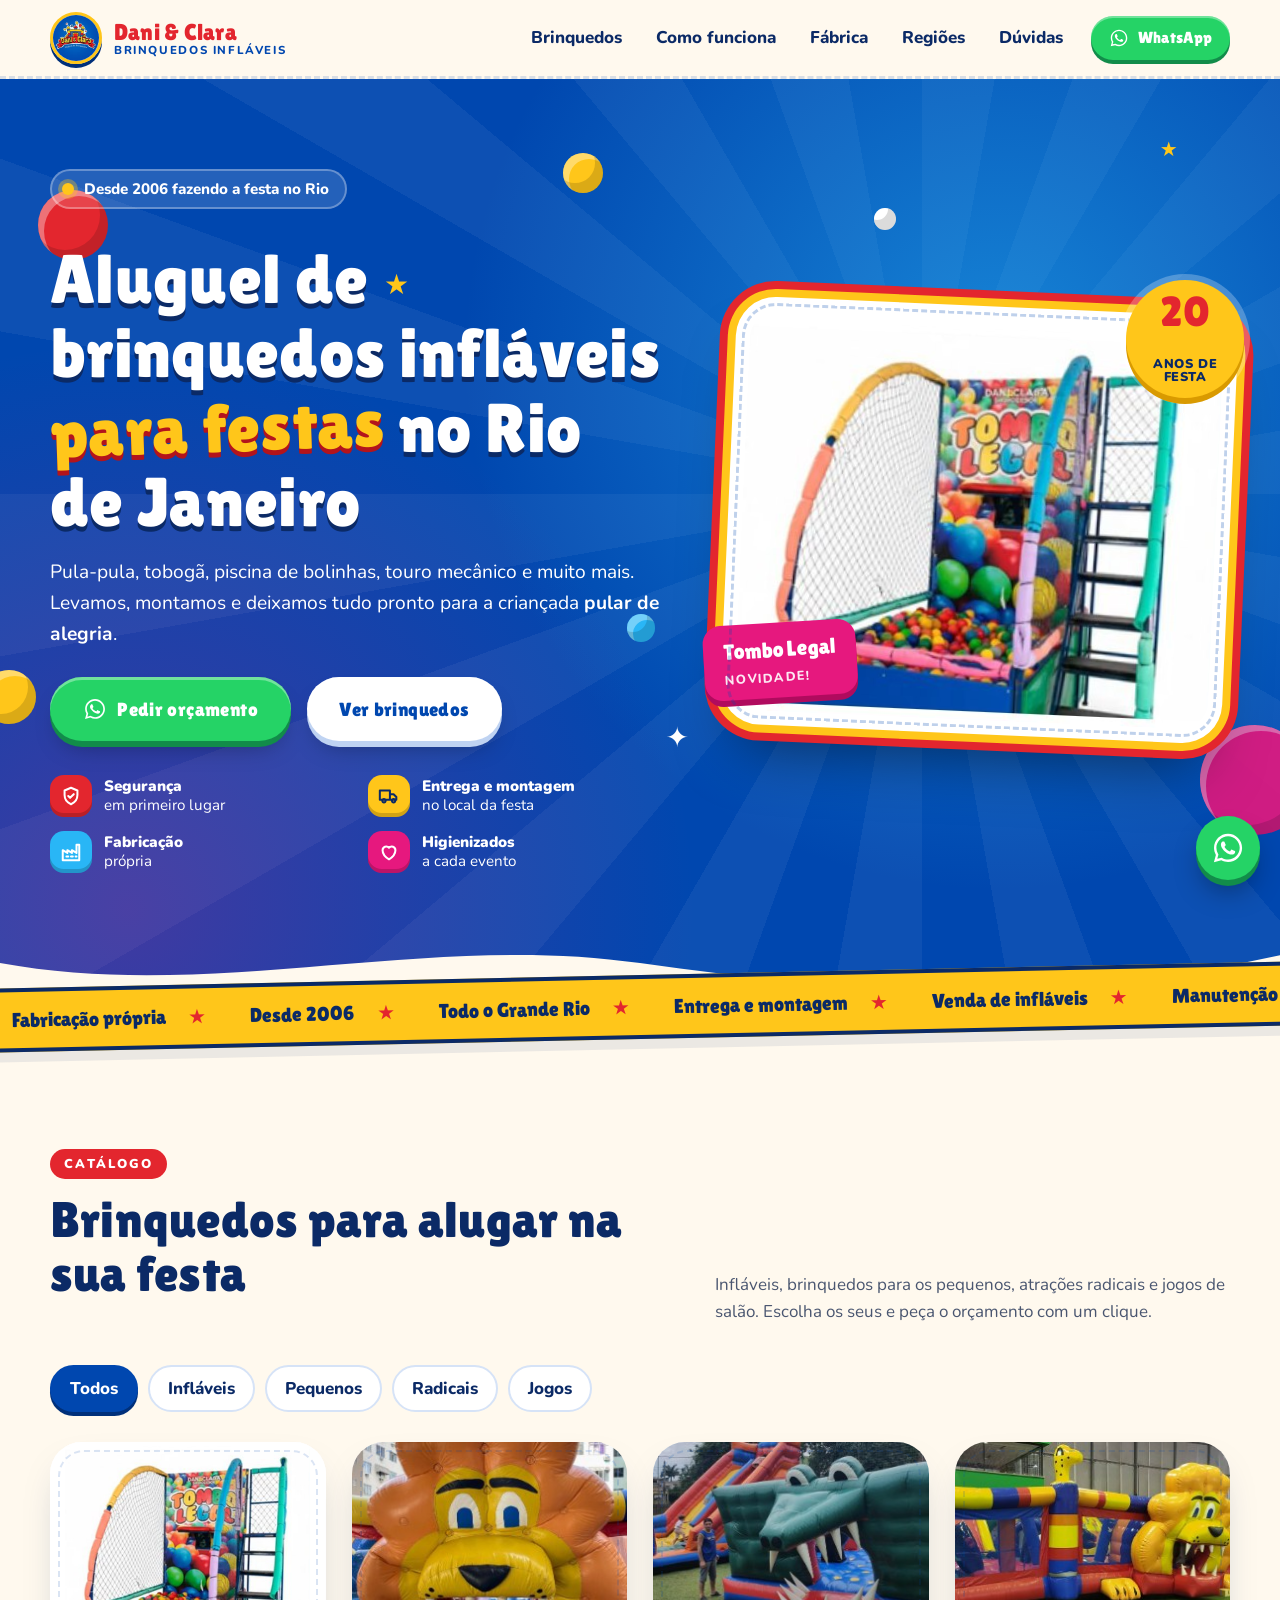
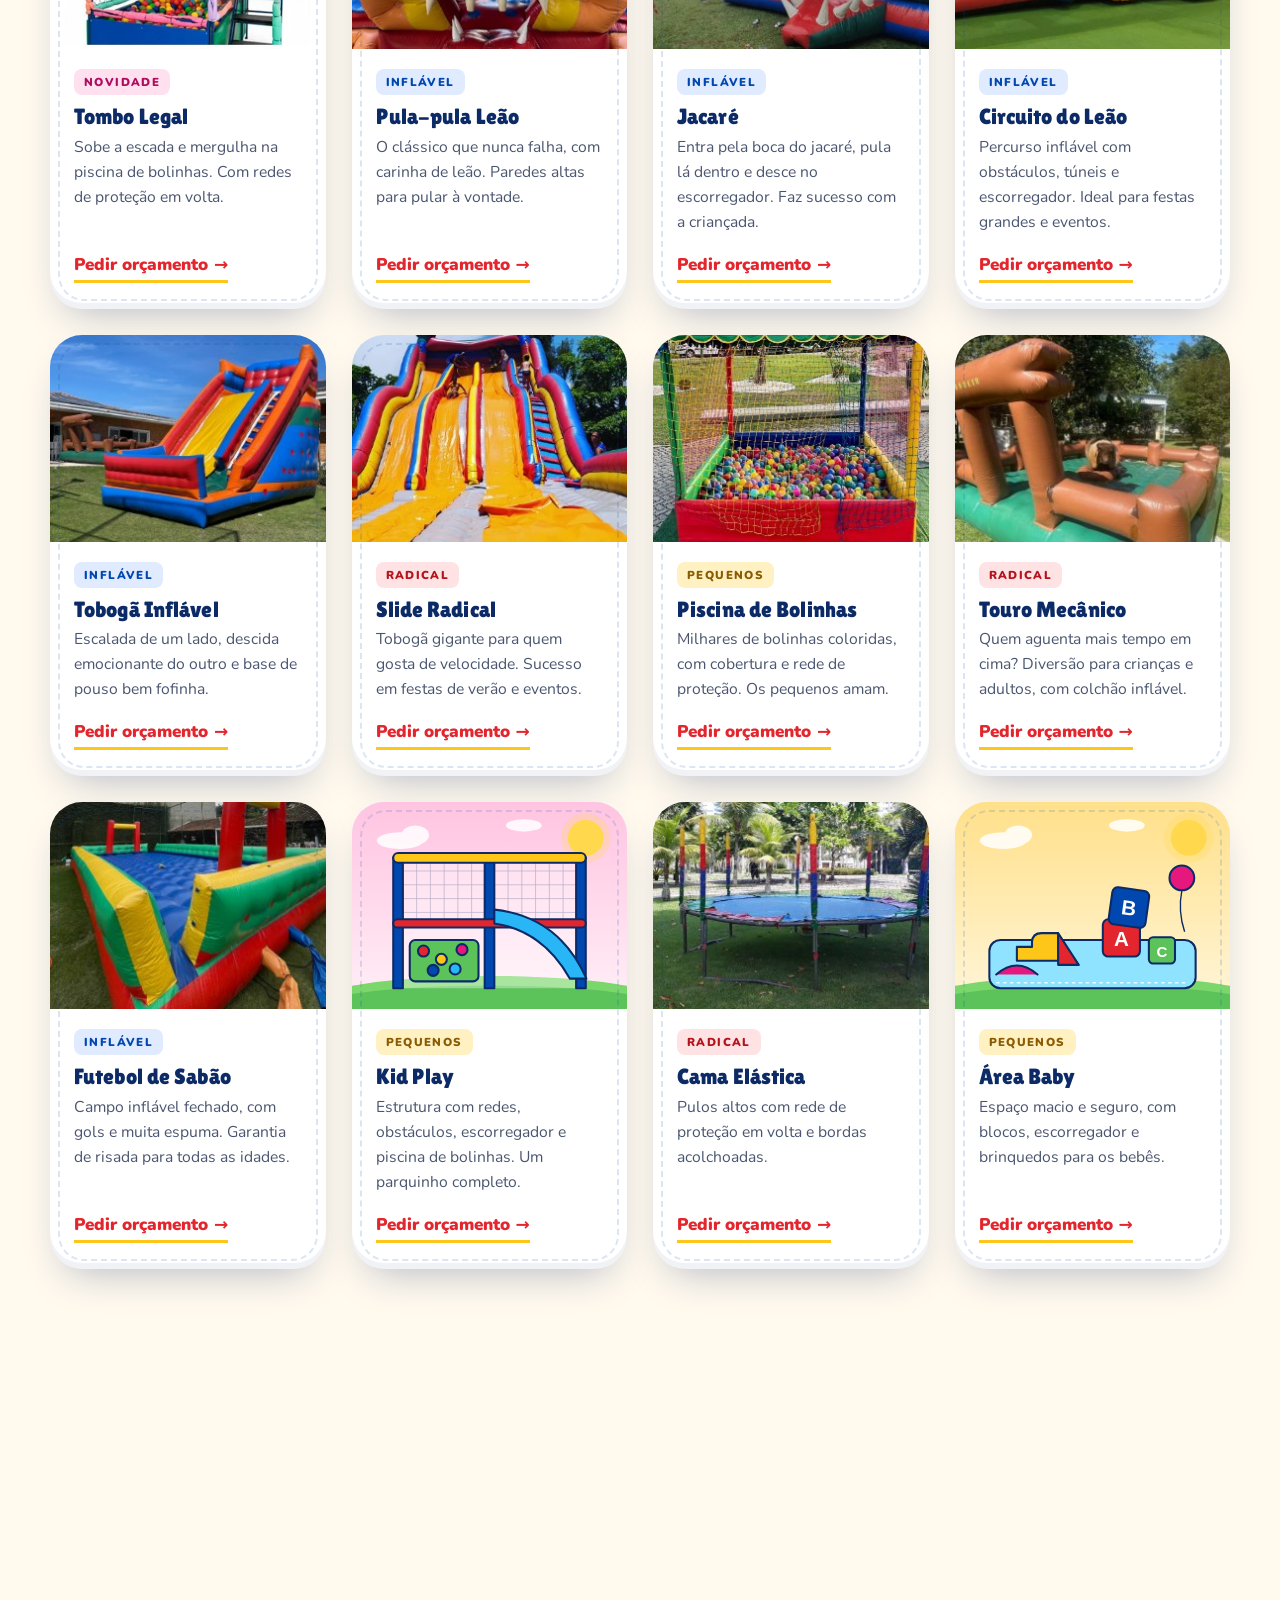
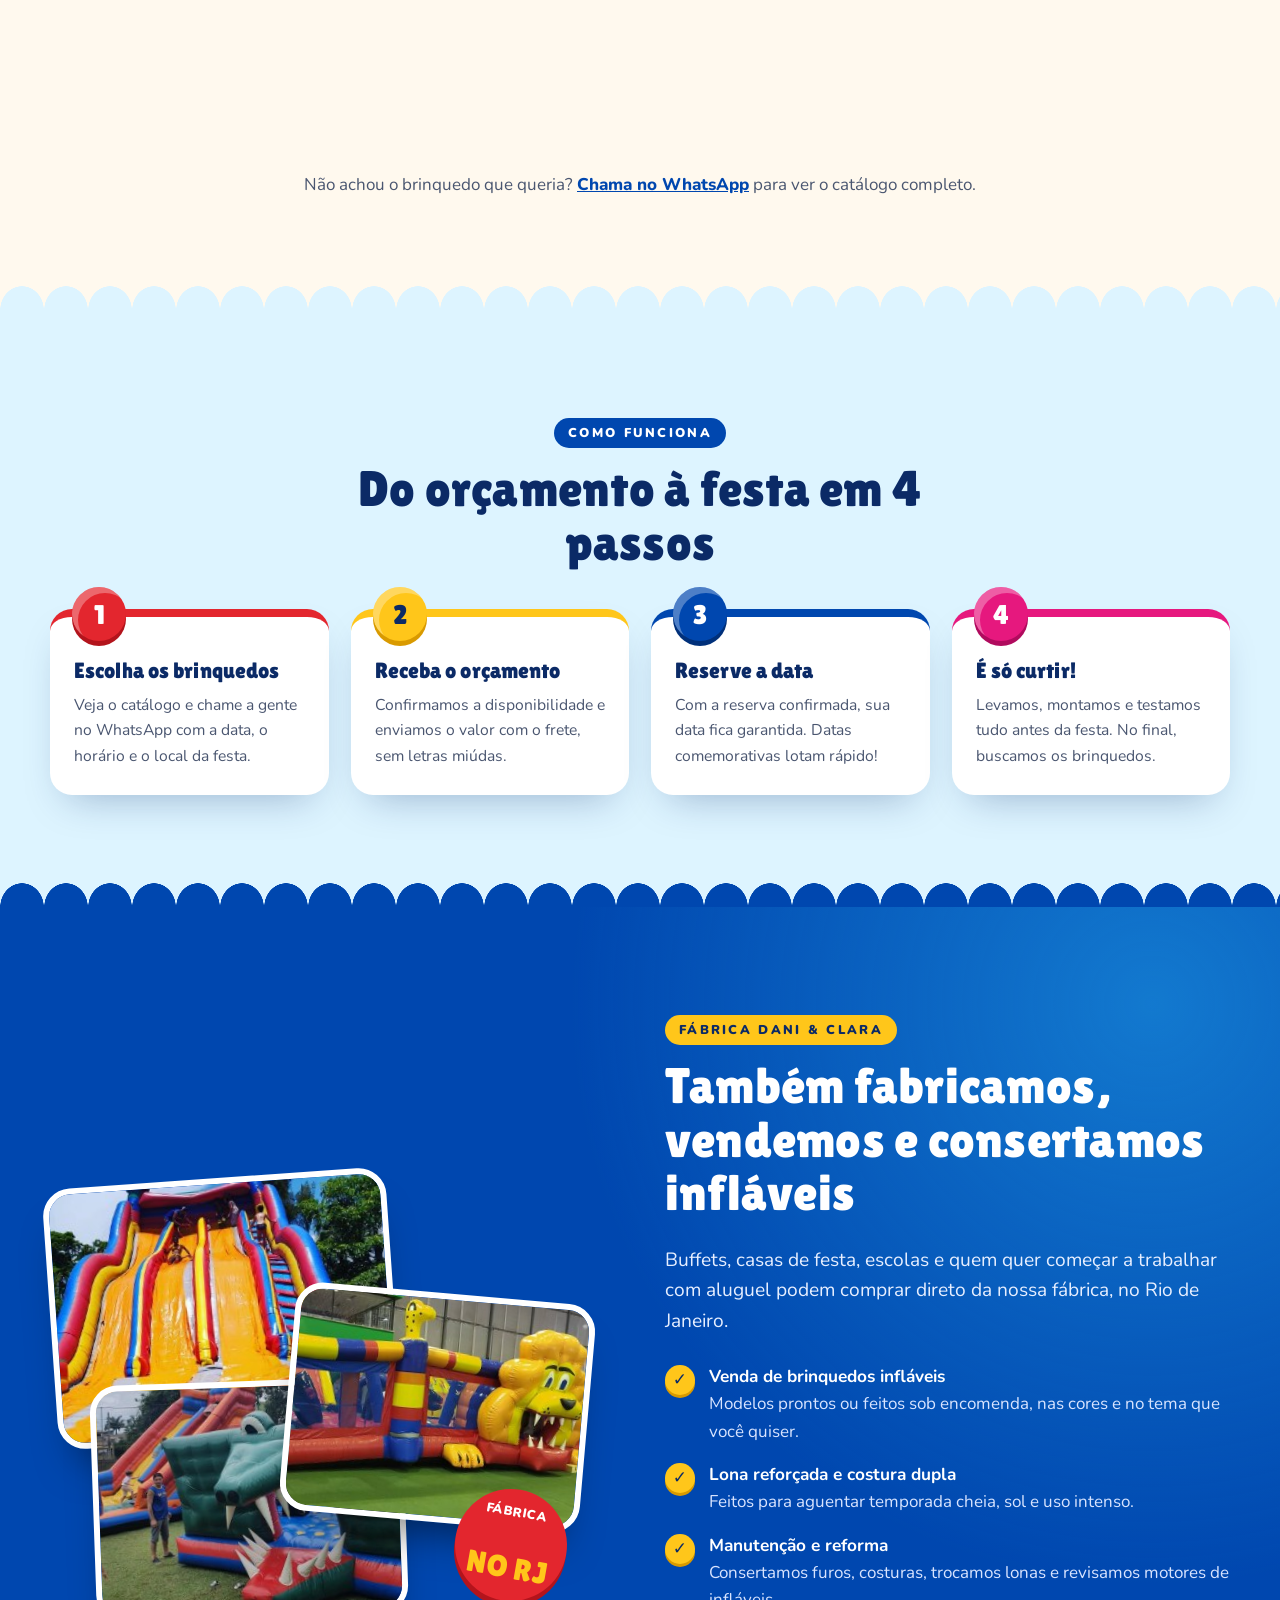
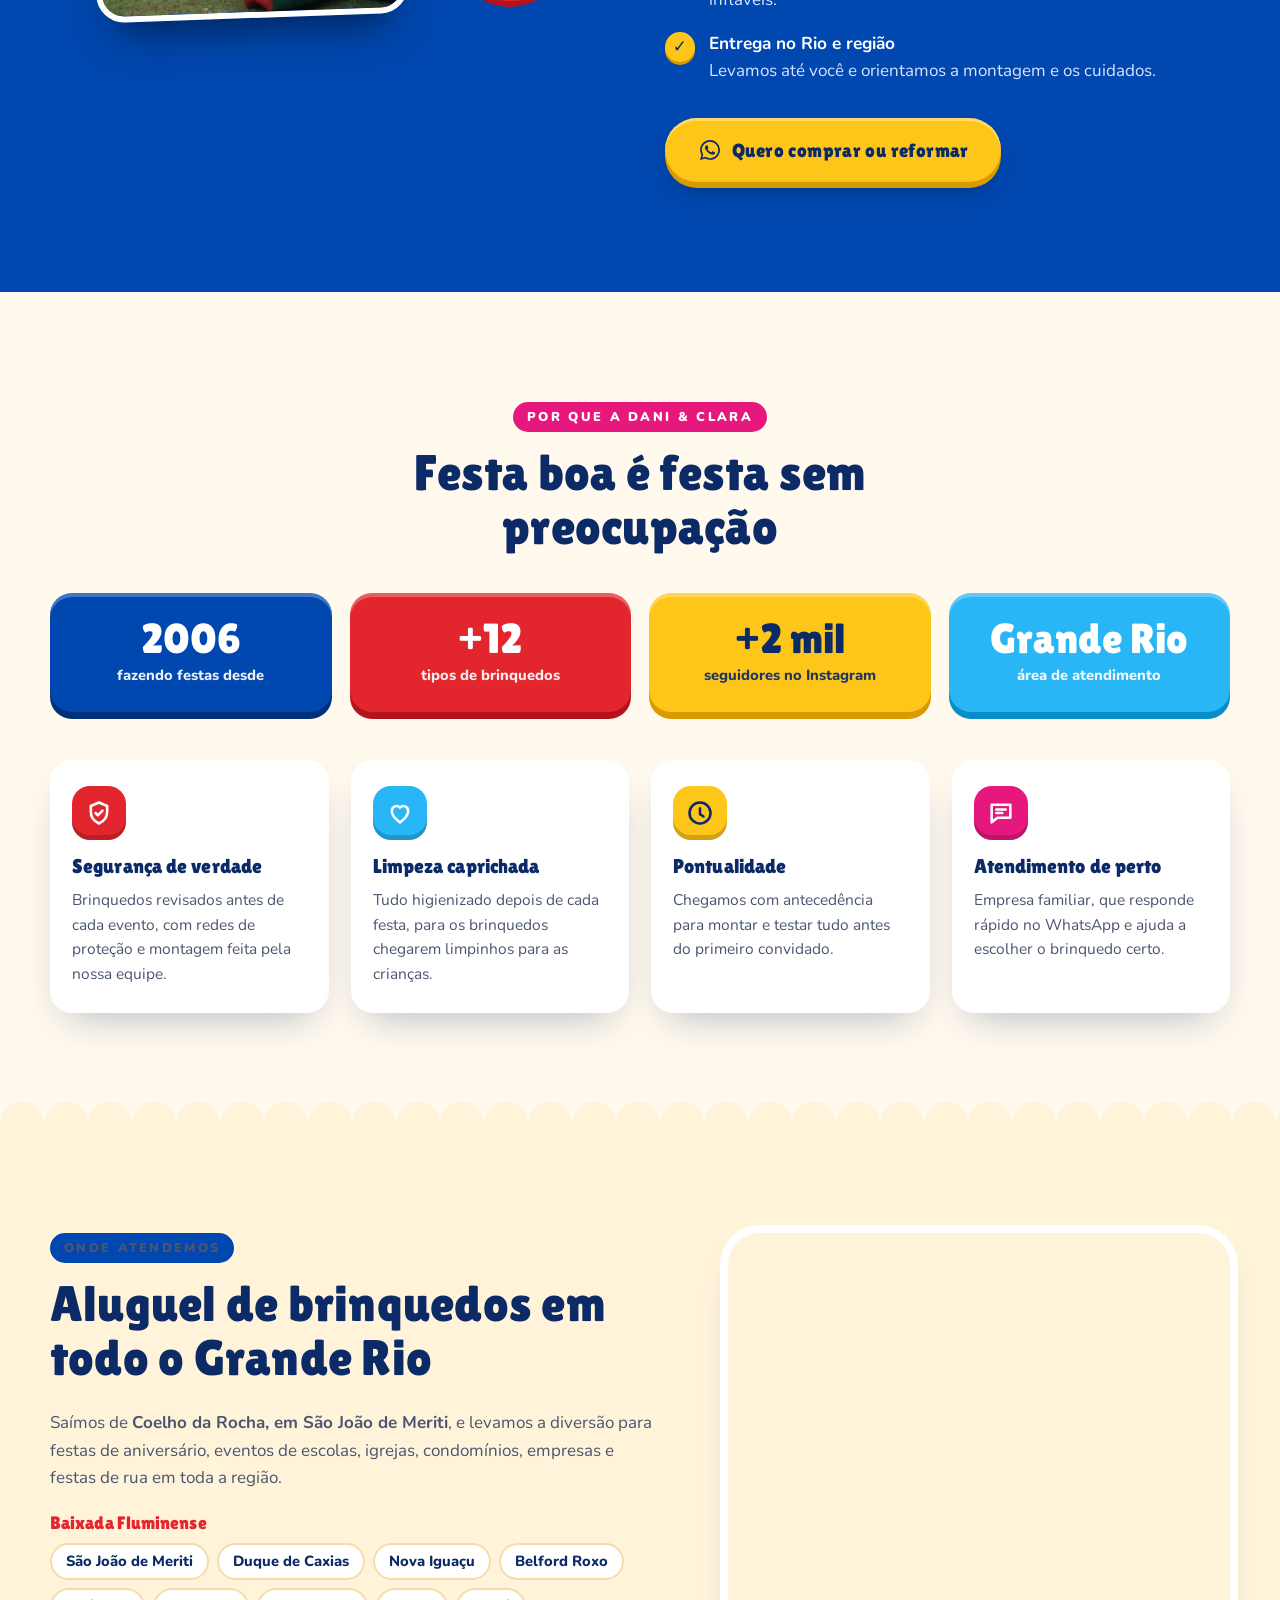
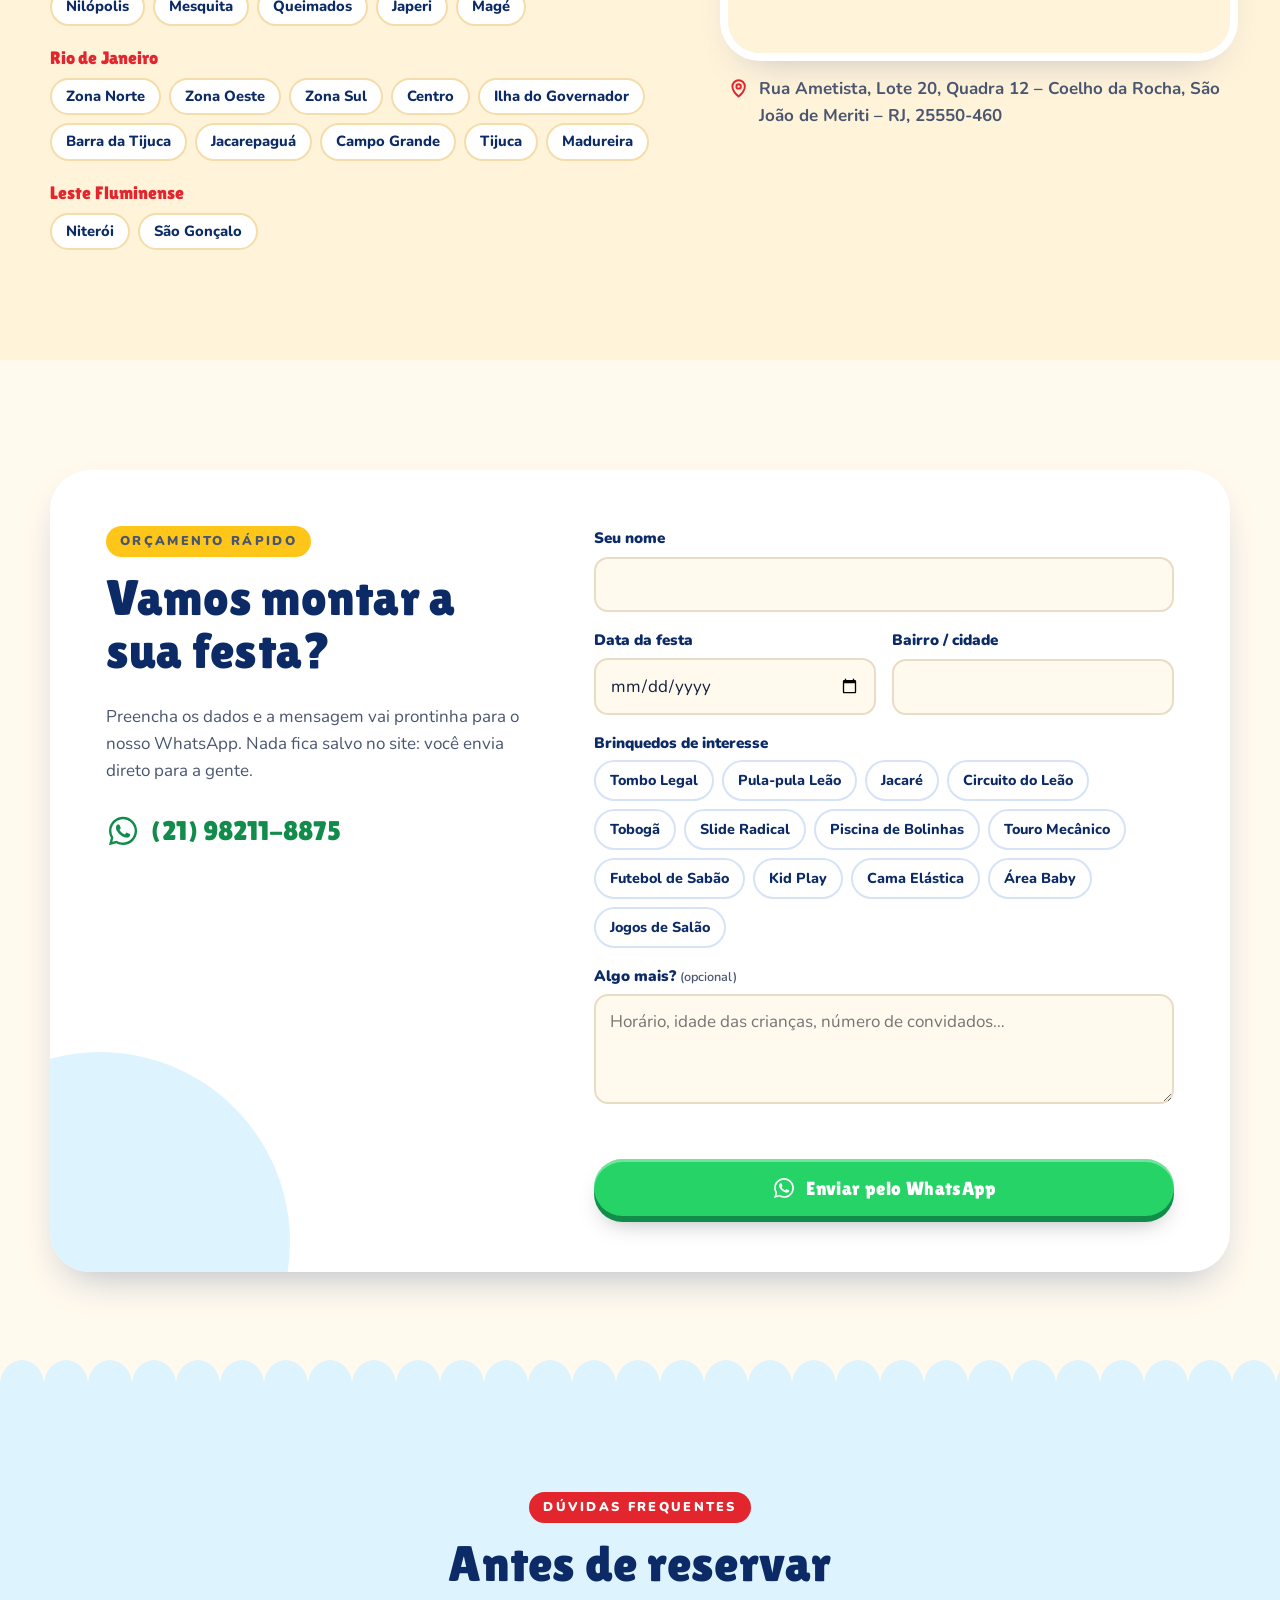
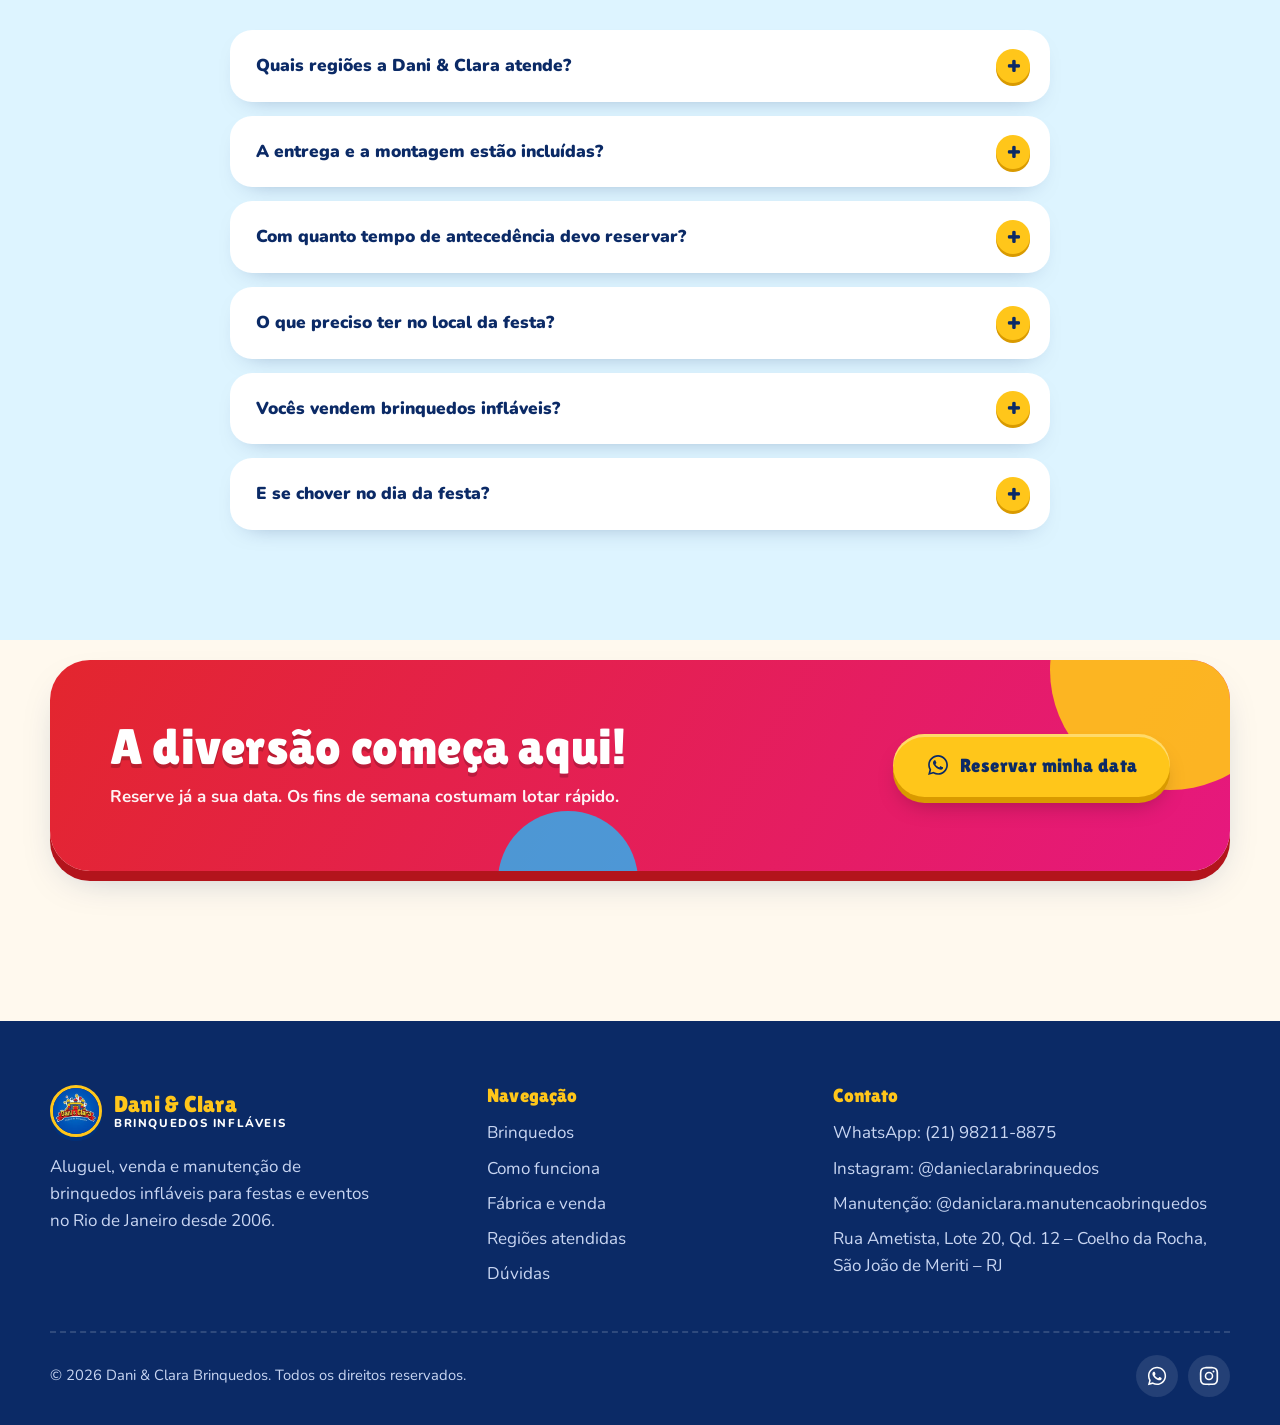
<file: site dani clara/site/index.html>
<!doctype html>
<html lang="pt-BR">
<head>
  <meta charset="utf-8">
  <meta name="viewport" content="width=device-width, initial-scale=1">
  <title>Aluguel de Brinquedos Infláveis no Rio de Janeiro | Dani &amp; Clara</title>
  <meta name="description" content="Aluguel de brinquedos infláveis para festas e eventos no Rio de Janeiro e Baixada Fluminense desde 2006. Pula-pula, tobogã, piscina de bolinhas, touro mecânico e mais. Peça seu orçamento no WhatsApp!">
  <link rel="canonical" href="https://www.danieclarabrinquedos.com.br/">
  <meta name="robots" content="index, follow, max-image-preview:large">
  <meta name="theme-color" content="#0047AF">
  <meta name="format-detection" content="telephone=no">

  <!-- Localização (SEO local) -->
  <meta name="geo.region" content="BR-RJ">
  <meta name="geo.placename" content="São João de Meriti, Rio de Janeiro">

  <!-- Open Graph / redes sociais -->
  <meta property="og:type" content="website">
  <meta property="og:locale" content="pt_BR">
  <meta property="og:site_name" content="Dani &amp; Clara Brinquedos">
  <meta property="og:title" content="Aluguel de Brinquedos Infláveis no Rio | Dani &amp; Clara">
  <meta property="og:description" content="Pula-pula, tobogã, piscina de bolinhas, touro mecânico e muito mais para sua festa. Desde 2006 no Grande Rio.">
  <meta property="og:url" content="https://www.danieclarabrinquedos.com.br/">
  <meta property="og:image" content="https://www.danieclarabrinquedos.com.br/img/og-image.jpg">
  <meta property="og:image:width" content="1200">
  <meta property="og:image:height" content="630">
  <meta property="og:image:alt" content="Dani &amp; Clara – Aluguel de brinquedos infláveis no Rio de Janeiro">
  <meta name="twitter:card" content="summary_large_image">

  <link rel="icon" href="img/icon-32.png" sizes="32x32" type="image/png">
  <link rel="icon" href="img/icon-192.png" sizes="192x192" type="image/png">
  <link rel="apple-touch-icon" href="img/icon-180.png">
  <link rel="manifest" href="site.webmanifest">

  <link rel="preconnect" href="https://fonts.googleapis.com">
  <link rel="preconnect" href="https://fonts.gstatic.com" crossorigin>
  <link rel="stylesheet" href="https://fonts.googleapis.com/css2?family=Lilita+One&family=Nunito:wght@400;600;700;800;900&display=swap">
  <link rel="stylesheet" href="css/style.css">
  <script src="js/main.js" defer></script>

  <!-- Dados estruturados: empresa local -->
  <script type="application/ld+json">
  {
    "@context": "https://schema.org",
    "@graph": [
      {
        "@type": "EntertainmentBusiness",
        "@id": "https://www.danieclarabrinquedos.com.br/#empresa",
        "name": "Dani & Clara Brinquedos",
        "alternateName": "Dani & Clara Aluguel de Brinquedos Infláveis",
        "description": "Aluguel, venda e manutenção de brinquedos infláveis para festas e eventos no Rio de Janeiro e Baixada Fluminense desde 2006.",
        "url": "https://www.danieclarabrinquedos.com.br/",
        "logo": "https://www.danieclarabrinquedos.com.br/img/icon-512.png",
        "image": "https://www.danieclarabrinquedos.com.br/img/og-image.jpg",
        "telephone": "+55-21-98211-8875",
        "foundingDate": "2006",
        "address": {
          "@type": "PostalAddress",
          "streetAddress": "Rua Ametista, Lote 20, Quadra 12",
          "addressLocality": "São João de Meriti",
          "addressRegion": "RJ",
          "postalCode": "25550-460",
          "addressCountry": "BR"
        },
        "areaServed": [
          {"@type": "City", "name": "São João de Meriti"},
          {"@type": "City", "name": "Duque de Caxias"},
          {"@type": "City", "name": "Nova Iguaçu"},
          {"@type": "City", "name": "Belford Roxo"},
          {"@type": "City", "name": "Nilópolis"},
          {"@type": "City", "name": "Mesquita"},
          {"@type": "City", "name": "Queimados"},
          {"@type": "City", "name": "Magé"},
          {"@type": "City", "name": "Rio de Janeiro"},
          {"@type": "City", "name": "Niterói"},
          {"@type": "City", "name": "São Gonçalo"}
        ],
        "sameAs": [
          "https://www.instagram.com/danieclarabrinquedos/",
          "https://www.instagram.com/daniclara.manutencaobrinquedos/"
        ],
        "hasOfferCatalog": {
          "@type": "OfferCatalog",
          "name": "Brinquedos para aluguel",
          "itemListElement": [
            {"@type": "Offer", "itemOffered": {"@type": "Service", "name": "Aluguel de pula-pula inflável"}},
            {"@type": "Offer", "itemOffered": {"@type": "Service", "name": "Aluguel de tobogã inflável"}},
            {"@type": "Offer", "itemOffered": {"@type": "Service", "name": "Aluguel de piscina de bolinhas"}},
            {"@type": "Offer", "itemOffered": {"@type": "Service", "name": "Aluguel de touro mecânico"}},
            {"@type": "Offer", "itemOffered": {"@type": "Service", "name": "Aluguel de futebol de sabão"}},
            {"@type": "Offer", "itemOffered": {"@type": "Service", "name": "Aluguel de cama elástica"}},
            {"@type": "Offer", "itemOffered": {"@type": "Service", "name": "Aluguel de kid play"}},
            {"@type": "Offer", "itemOffered": {"@type": "Service", "name": "Aluguel de jogos de salão"}},
            {"@type": "Offer", "itemOffered": {"@type": "Service", "name": "Venda de brinquedos infláveis"}},
            {"@type": "Offer", "itemOffered": {"@type": "Service", "name": "Manutenção e reforma de brinquedos infláveis"}}
          ]
        }
      },
      {
        "@type": "WebSite",
        "@id": "https://www.danieclarabrinquedos.com.br/#site",
        "url": "https://www.danieclarabrinquedos.com.br/",
        "name": "Dani & Clara Brinquedos",
        "inLanguage": "pt-BR",
        "publisher": {"@id": "https://www.danieclarabrinquedos.com.br/#empresa"}
      },
      {
        "@type": "FAQPage",
        "mainEntity": [
          {"@type": "Question", "name": "Quais regiões a Dani & Clara atende?",
           "acceptedAnswer": {"@type": "Answer", "text": "Atendemos todo o Grande Rio: Baixada Fluminense (São João de Meriti, Duque de Caxias, Nova Iguaçu, Belford Roxo, Nilópolis, Mesquita e região), a cidade do Rio de Janeiro, incluindo a Ilha do Governador, além de Niterói e São Gonçalo."}},
          {"@type": "Question", "name": "A entrega e a montagem estão incluídas?",
           "acceptedAnswer": {"@type": "Answer", "text": "Sim. Nossa equipe leva, monta e testa os brinquedos antes da festa e busca tudo no final. O valor do frete depende da distância e é informado no orçamento."}},
          {"@type": "Question", "name": "Com quanto tempo de antecedência devo reservar?",
           "acceptedAnswer": {"@type": "Answer", "text": "Quanto antes, melhor. Datas como Dia das Crianças, férias e fins de semana lotam rápido. O ideal é reservar com duas a quatro semanas de antecedência."}},
          {"@type": "Question", "name": "O que preciso ter no local da festa?",
           "acceptedAnswer": {"@type": "Answer", "text": "Um espaço plano do tamanho do brinquedo e uma tomada próxima para o motor dos infláveis. Informamos as medidas de cada brinquedo no orçamento."}},
          {"@type": "Question", "name": "Vocês vendem brinquedos infláveis?",
           "acceptedAnswer": {"@type": "Answer", "text": "Sim. Temos fabricação própria e vendemos brinquedos infláveis para o Rio de Janeiro e região, além de fazer manutenção e reforma de infláveis."}},
          {"@type": "Question", "name": "E se chover no dia da festa?",
           "acceptedAnswer": {"@type": "Answer", "text": "Brinquedos infláveis não devem ser usados na chuva, por segurança. Converse com a gente pelo WhatsApp para remarcar a data ou montar em área coberta."}}
        ]
      }
    ]
  }
  </script>
</head>
<body>
  <a class="skip" href="#conteudo">Pular para o conteúdo</a>

  <!-- ============ CABEÇALHO ============ -->
  <header class="topbar" id="topo">
    <div class="wrap topbar__in">
      <a class="brand" href="#topo" aria-label="Dani &amp; Clara Brinquedos – início">
        <img src="img/logo.jpg" alt="Logotipo Dani &amp; Clara Aluguel de Brinquedos" width="52" height="52">
        <span class="brand__txt"><strong>Dani &amp; Clara</strong><small>Brinquedos Infláveis</small></span>
      </a>
      <button class="menu-btn" type="button" aria-expanded="false" aria-controls="menu" aria-label="Abrir menu">
        <span></span><span></span><span></span>
      </button>
      <nav class="nav" id="menu" aria-label="Principal">
        <a href="#brinquedos">Brinquedos</a>
        <a href="#como-funciona">Como funciona</a>
        <a href="#fabrica">Fábrica</a>
        <a href="#regioes">Regiões</a>
        <a href="#duvidas">Dúvidas</a>
        <a class="btn btn--wa btn--sm" href="https://wa.me/5521982118875?text=Ol%C3%A1%2C%20Dani%20%26%20Clara!%20Vim%20pelo%20site%20e%20gostaria%20de%20um%20or%C3%A7amento." target="_blank" rel="noopener noreferrer">
          <svg class="ico" aria-hidden="true"><use href="#i-wa"/></svg> WhatsApp
        </a>
      </nav>
    </div>
  </header>

  <main id="conteudo">
    <!-- ============ HERO ============ -->
    <section class="hero" aria-labelledby="hero-title">
      <div class="hero__sky" aria-hidden="true">
        <span class="ball b1"></span><span class="ball b2"></span><span class="ball b3"></span>
        <span class="ball b4"></span><span class="ball b5"></span><span class="ball b6"></span>
        <span class="star s1">★</span><span class="star s2">★</span><span class="star s3">✦</span>
      </div>
      <div class="wrap hero__grid">
        <div class="hero__txt">
          <p class="badge"><span class="badge__dot"></span> Desde 2006 fazendo a festa no Rio</p>
          <h1 id="hero-title">Aluguel de brinquedos infláveis <span class="pop">para festas</span> no Rio de Janeiro</h1>
          <p class="lead">Pula-pula, tobogã, piscina de bolinhas, touro mecânico e muito mais. Levamos, montamos e deixamos tudo pronto para a criançada <strong>pular de alegria</strong>.</p>
          <div class="hero__cta">
            <a class="btn btn--wa btn--lg" href="https://wa.me/5521982118875?text=Ol%C3%A1%2C%20Dani%20%26%20Clara!%20Quero%20um%20or%C3%A7amento%20para%20minha%20festa." target="_blank" rel="noopener noreferrer">
              <svg class="ico" aria-hidden="true"><use href="#i-wa"/></svg> Pedir orçamento
            </a>
            <a class="btn btn--ghost btn--lg" href="#brinquedos">Ver brinquedos</a>
          </div>
          <ul class="perks">
            <li><span class="perk__ico perk__ico--red"><svg aria-hidden="true"><use href="#i-shield"/></svg></span><span><b>Segurança</b>em primeiro lugar</span></li>
            <li><span class="perk__ico perk__ico--yellow"><svg aria-hidden="true"><use href="#i-truck"/></svg></span><span><b>Entrega e montagem</b>no local da festa</span></li>
            <li><span class="perk__ico perk__ico--sky"><svg aria-hidden="true"><use href="#i-factory"/></svg></span><span><b>Fabricação</b>própria</span></li>
            <li><span class="perk__ico perk__ico--pink"><svg aria-hidden="true"><use href="#i-heart"/></svg></span><span><b>Higienizados</b>a cada evento</span></li>
          </ul>
        </div>
        <div class="hero__art">
          <div class="puffy">
            <img src="img/brinquedos/tombo-legal.jpg" alt="Brinquedo Tombo Legal da Dani &amp; Clara com piscina de bolinhas e escada" width="450" height="380" fetchpriority="high">
            <span class="puffy__tag">Tombo Legal <em>novidade!</em></span>
          </div>
          <div class="sticker sticker--years"><b>20</b>anos de<br>festa</div>
        </div>
      </div>
      <svg class="wave" viewBox="0 0 1440 90" preserveAspectRatio="none" aria-hidden="true"><path d="M0 40 C 240 90 480 0 720 40 S 1200 90 1440 30 V90 H0Z"/></svg>
    </section>

    <!-- ============ FAIXA ============ -->
    <div class="ribbon" aria-hidden="true">
      <div class="ribbon__track">
        <span>Fabricação própria</span><span>Desde 2006</span><span>Todo o Grande Rio</span><span>Entrega e montagem</span><span>Venda de infláveis</span><span>Manutenção e reforma</span>
        <span>Fabricação própria</span><span>Desde 2006</span><span>Todo o Grande Rio</span><span>Entrega e montagem</span><span>Venda de infláveis</span><span>Manutenção e reforma</span>
      </div>
    </div>

    <!-- ============ CATÁLOGO ============ -->
    <section class="section" id="brinquedos" aria-labelledby="cat-title">
      <div class="wrap">
        <div class="head head--split">
          <div>
            <p class="eyebrow eyebrow--red">Catálogo</p>
            <h2 id="cat-title">Brinquedos para alugar na sua festa</h2>
          </div>
          <p class="head__aside">Infláveis, brinquedos para os pequenos, atrações radicais e jogos de salão. Escolha os seus e peça o orçamento com um clique.</p>
        </div>

        <div class="filters" role="toolbar" aria-label="Filtrar brinquedos">
          <button type="button" class="chip is-active" data-filter="todos" aria-pressed="true">Todos</button>
          <button type="button" class="chip" data-filter="inflaveis" aria-pressed="false">Infláveis</button>
          <button type="button" class="chip" data-filter="kids" aria-pressed="false">Pequenos</button>
          <button type="button" class="chip" data-filter="radicais" aria-pressed="false">Radicais</button>
          <button type="button" class="chip" data-filter="jogos" aria-pressed="false">Jogos</button>
        </div>

        <ul class="cards" id="lista-brinquedos">
          <li class="card" data-cat="kids radicais">
            <div class="card__img card__img--photo"><img src="img/brinquedos/tombo-legal.jpg" alt="Tombo Legal: torre com escada e piscina de bolinhas" width="450" height="380" loading="lazy"></div>
            <div class="card__body">
              <span class="tag tag--pink">Novidade</span>
              <h3>Tombo Legal</h3>
              <p>Sobe a escada e mergulha na piscina de bolinhas. Com redes de proteção em volta.</p>
              <a class="card__cta" href="https://wa.me/5521982118875?text=Ol%C3%A1!%20Quero%20um%20or%C3%A7amento%20do%20brinquedo%20Tombo%20Legal." target="_blank" rel="noopener noreferrer">Pedir orçamento <span aria-hidden="true">→</span></a>
            </div>
          </li>
          <li class="card" data-cat="inflaveis kids">
            <div class="card__img"><img src="img/brinquedos/pula-pula-leao.jpg" alt="Pula-pula inflável em formato de leão da Dani &amp; Clara" width="279" height="209" loading="lazy"></div>
            <div class="card__body">
              <span class="tag tag--blue">Inflável</span>
              <h3>Pula-pula Leão</h3>
              <p>O clássico que nunca falha, com carinha de leão. Paredes altas para pular à vontade.</p>
              <a class="card__cta" href="https://wa.me/5521982118875?text=Ol%C3%A1!%20Quero%20um%20or%C3%A7amento%20do%20Pula-pula%20Le%C3%A3o." target="_blank" rel="noopener noreferrer">Pedir orçamento <span aria-hidden="true">→</span></a>
            </div>
          </li>
          <li class="card" data-cat="inflaveis kids">
            <div class="card__img"><img src="img/brinquedos/jacare.jpg" alt="Brinquedo inflável Jacaré com escorregador" width="279" height="209" loading="lazy"></div>
            <div class="card__body">
              <span class="tag tag--blue">Inflável</span>
              <h3>Jacaré</h3>
              <p>Entra pela boca do jacaré, pula lá dentro e desce no escorregador. Faz sucesso com a criançada.</p>
              <a class="card__cta" href="https://wa.me/5521982118875?text=Ol%C3%A1!%20Quero%20um%20or%C3%A7amento%20do%20brinquedo%20Jacar%C3%A9." target="_blank" rel="noopener noreferrer">Pedir orçamento <span aria-hidden="true">→</span></a>
            </div>
          </li>
          <li class="card" data-cat="inflaveis kids radicais">
            <div class="card__img"><img src="img/brinquedos/circuito-leao.jpg" alt="Circuito inflável do Leão com obstáculos" width="279" height="209" loading="lazy"></div>
            <div class="card__body">
              <span class="tag tag--blue">Inflável</span>
              <h3>Circuito do Leão</h3>
              <p>Percurso inflável com obstáculos, túneis e escorregador. Ideal para festas grandes e eventos.</p>
              <a class="card__cta" href="https://wa.me/5521982118875?text=Ol%C3%A1!%20Quero%20um%20or%C3%A7amento%20do%20Circuito%20do%20Le%C3%A3o." target="_blank" rel="noopener noreferrer">Pedir orçamento <span aria-hidden="true">→</span></a>
            </div>
          </li>
          <li class="card" data-cat="inflaveis radicais">
            <div class="card__img"><img src="img/brinquedos/toboga.jpg" alt="Tobogã inflável colorido montado em gramado" width="279" height="209" loading="lazy"></div>
            <div class="card__body">
              <span class="tag tag--blue">Inflável</span>
              <h3>Tobogã Inflável</h3>
              <p>Escalada de um lado, descida emocionante do outro e base de pouso bem fofinha.</p>
              <a class="card__cta" href="https://wa.me/5521982118875?text=Ol%C3%A1!%20Quero%20um%20or%C3%A7amento%20do%20Tobog%C3%A3%20Infl%C3%A1vel." target="_blank" rel="noopener noreferrer">Pedir orçamento <span aria-hidden="true">→</span></a>
            </div>
          </li>
          <li class="card" data-cat="inflaveis radicais">
            <div class="card__img"><img src="img/brinquedos/slide-radical.jpg" alt="Slide Radical: tobogã inflável gigante com várias pistas" width="279" height="209" loading="lazy"></div>
            <div class="card__body">
              <span class="tag tag--red">Radical</span>
              <h3>Slide Radical</h3>
              <p>Tobogã gigante para quem gosta de velocidade. Sucesso em festas de verão e eventos.</p>
              <a class="card__cta" href="https://wa.me/5521982118875?text=Ol%C3%A1!%20Quero%20um%20or%C3%A7amento%20do%20Slide%20Radical." target="_blank" rel="noopener noreferrer">Pedir orçamento <span aria-hidden="true">→</span></a>
            </div>
          </li>
          <li class="card" data-cat="kids">
            <div class="card__img"><img src="img/brinquedos/piscina-bolinhas.jpg" alt="Piscina de bolinhas coloridas com cobertura verde e rede de proteção" width="279" height="209" loading="lazy"></div>
            <div class="card__body">
              <span class="tag tag--yellow">Pequenos</span>
              <h3>Piscina de Bolinhas</h3>
              <p>Milhares de bolinhas coloridas, com cobertura e rede de proteção. Os pequenos amam.</p>
              <a class="card__cta" href="https://wa.me/5521982118875?text=Ol%C3%A1!%20Quero%20um%20or%C3%A7amento%20da%20Piscina%20de%20Bolinhas." target="_blank" rel="noopener noreferrer">Pedir orçamento <span aria-hidden="true">→</span></a>
            </div>
          </li>
          <li class="card" data-cat="radicais">
            <div class="card__img"><img src="img/brinquedos/touro-mecanico.jpg" alt="Touro mecânico com arena inflável montado ao ar livre" width="279" height="209" loading="lazy"></div>
            <div class="card__body">
              <span class="tag tag--red">Radical</span>
              <h3>Touro Mecânico</h3>
              <p>Quem aguenta mais tempo em cima? Diversão para crianças e adultos, com colchão inflável.</p>
              <a class="card__cta" href="https://wa.me/5521982118875?text=Ol%C3%A1!%20Quero%20um%20or%C3%A7amento%20do%20Touro%20Mec%C3%A2nico." target="_blank" rel="noopener noreferrer">Pedir orçamento <span aria-hidden="true">→</span></a>
            </div>
          </li>
          <li class="card" data-cat="inflaveis radicais">
            <div class="card__img"><img src="img/brinquedos/futebol-sabao.jpg" alt="Campo inflável de futebol de sabão com gols" width="279" height="209" loading="lazy"></div>
            <div class="card__body">
              <span class="tag tag--blue">Inflável</span>
              <h3>Futebol de Sabão</h3>
              <p>Campo inflável fechado, com gols e muita espuma. Garantia de risada para todas as idades.</p>
              <a class="card__cta" href="https://wa.me/5521982118875?text=Ol%C3%A1!%20Quero%20um%20or%C3%A7amento%20do%20Futebol%20de%20Sab%C3%A3o." target="_blank" rel="noopener noreferrer">Pedir orçamento <span aria-hidden="true">→</span></a>
            </div>
          </li>
          <li class="card" data-cat="kids">
            <div class="card__img"><img src="img/ilustracoes/kid-play.svg" alt="Ilustração de kid play com escorregador e piscina de bolinhas" width="400" height="300" loading="lazy"></div>
            <div class="card__body">
              <span class="tag tag--yellow">Pequenos</span>
              <h3>Kid Play</h3>
              <p>Estrutura com redes, obstáculos, escorregador e piscina de bolinhas. Um parquinho completo.</p>
              <a class="card__cta" href="https://wa.me/5521982118875?text=Ol%C3%A1!%20Quero%20um%20or%C3%A7amento%20do%20Kid%20Play." target="_blank" rel="noopener noreferrer">Pedir orçamento <span aria-hidden="true">→</span></a>
            </div>
          </li>
          <li class="card" data-cat="radicais kids">
            <div class="card__img"><img src="img/brinquedos/cama-elastica.jpg" alt="Cama elástica com rede de proteção montada em jardim" width="279" height="209" loading="lazy"></div>
            <div class="card__body">
              <span class="tag tag--red">Radical</span>
              <h3>Cama Elástica</h3>
              <p>Pulos altos com rede de proteção em volta e bordas acolchoadas.</p>
              <a class="card__cta" href="https://wa.me/5521982118875?text=Ol%C3%A1!%20Quero%20um%20or%C3%A7amento%20da%20Cama%20El%C3%A1stica." target="_blank" rel="noopener noreferrer">Pedir orçamento <span aria-hidden="true">→</span></a>
            </div>
          </li>
          <li class="card" data-cat="kids">
            <div class="card__img"><img src="img/ilustracoes/area-baby.svg" alt="Ilustração de área baby com blocos macios e escorregador" width="400" height="300" loading="lazy"></div>
            <div class="card__body">
              <span class="tag tag--yellow">Pequenos</span>
              <h3>Área Baby</h3>
              <p>Espaço macio e seguro, com blocos, escorregador e brinquedos para os bebês.</p>
              <a class="card__cta" href="https://wa.me/5521982118875?text=Ol%C3%A1!%20Quero%20um%20or%C3%A7amento%20da%20%C3%81rea%20Baby." target="_blank" rel="noopener noreferrer">Pedir orçamento <span aria-hidden="true">→</span></a>
            </div>
          </li>
          <li class="card" data-cat="jogos">
            <div class="card__img"><img src="img/brinquedos/jogos-salao.jpg" alt="Mesa de pebolim (totó) de madeira" width="279" height="209" loading="lazy"></div>
            <div class="card__body">
              <span class="tag tag--sky">Jogos</span>
              <h3>Jogos de Salão</h3>
              <p>Sinuca, pebolim (totó) e air game para animar adolescentes e adultos.</p>
              <a class="card__cta" href="https://wa.me/5521982118875?text=Ol%C3%A1!%20Quero%20um%20or%C3%A7amento%20dos%20Jogos%20de%20Sal%C3%A3o." target="_blank" rel="noopener noreferrer">Pedir orçamento <span aria-hidden="true">→</span></a>
            </div>
          </li>
        </ul>
        <p class="note">Não achou o brinquedo que queria? <a href="https://wa.me/5521982118875?text=Ol%C3%A1!%20Voc%C3%AAs%20t%C3%AAm%20outros%20brinquedos%20dispon%C3%ADveis%3F" target="_blank" rel="noopener noreferrer">Chama no WhatsApp</a> para ver o catálogo completo.</p>
      </div>
    </section>

    <!-- ============ COMO FUNCIONA ============ -->
    <section class="section section--sky" id="como-funciona" aria-labelledby="steps-title">
      <div class="wrap">
        <div class="head head--center">
          <p class="eyebrow eyebrow--blue">Como funciona</p>
          <h2 id="steps-title">Do orçamento à festa em 4 passos</h2>
        </div>
        <ol class="steps">
          <li class="step step--red">
            <span class="step__num">1</span>
            <h3>Escolha os brinquedos</h3>
            <p>Veja o catálogo e chame a gente no WhatsApp com a data, o horário e o local da festa.</p>
          </li>
          <li class="step step--yellow">
            <span class="step__num">2</span>
            <h3>Receba o orçamento</h3>
            <p>Confirmamos a disponibilidade e enviamos o valor com o frete, sem letras miúdas.</p>
          </li>
          <li class="step step--blue">
            <span class="step__num">3</span>
            <h3>Reserve a data</h3>
            <p>Com a reserva confirmada, sua data fica garantida. Datas comemorativas lotam rápido!</p>
          </li>
          <li class="step step--pink">
            <span class="step__num">4</span>
            <h3>É só curtir!</h3>
            <p>Levamos, montamos e testamos tudo antes da festa. No final, buscamos os brinquedos.</p>
          </li>
        </ol>
      </div>
    </section>

    <!-- ============ FÁBRICA / VENDA ============ -->
    <section class="section section--blue" id="fabrica" aria-labelledby="fab-title">
      <div class="wrap fab">
        <div class="fab__art" aria-hidden="true">
          <div class="fab__tile fab__tile--1"><img src="img/brinquedos/slide-radical.jpg" alt="" width="279" height="209" loading="lazy"></div>
          <div class="fab__tile fab__tile--2"><img src="img/brinquedos/circuito-leao.jpg" alt="" width="279" height="209" loading="lazy"></div>
          <div class="fab__tile fab__tile--3"><img src="img/brinquedos/jacare.jpg" alt="" width="279" height="209" loading="lazy"></div>
          <div class="sticker sticker--rj">Fábrica<br><b>no RJ</b></div>
        </div>
        <div class="fab__txt">
          <p class="eyebrow eyebrow--yellow">Fábrica Dani &amp; Clara</p>
          <h2 id="fab-title">Também fabricamos, vendemos e consertamos infláveis</h2>
          <p class="lead lead--light">Buffets, casas de festa, escolas e quem quer começar a trabalhar com aluguel podem comprar direto da nossa fábrica, no Rio de Janeiro.</p>
          <ul class="checks">
            <li><b>Venda de brinquedos infláveis</b>Modelos prontos ou feitos sob encomenda, nas cores e no tema que você quiser.</li>
            <li><b>Lona reforçada e costura dupla</b>Feitos para aguentar temporada cheia, sol e uso intenso.</li>
            <li><b>Manutenção e reforma</b>Consertamos furos, costuras, trocamos lonas e revisamos motores de infláveis.</li>
            <li><b>Entrega no Rio e região</b>Levamos até você e orientamos a montagem e os cuidados.</li>
          </ul>
          <a class="btn btn--yellow btn--lg" href="https://wa.me/5521982118875?text=Ol%C3%A1!%20Tenho%20interesse%20em%20comprar%20ou%20reformar%20um%20brinquedo%20infl%C3%A1vel." target="_blank" rel="noopener noreferrer">
            <svg class="ico" aria-hidden="true"><use href="#i-wa"/></svg> Quero comprar ou reformar
          </a>
        </div>
      </div>
    </section>

    <!-- ============ NÚMEROS / PORQUE ============ -->
    <section class="section" aria-labelledby="why-title">
      <div class="wrap">
        <div class="head head--center">
          <p class="eyebrow eyebrow--pink">Por que a Dani &amp; Clara</p>
          <h2 id="why-title">Festa boa é festa sem preocupação</h2>
        </div>
        <div class="stats">
          <div class="stat stat--blue"><b>2006</b><span>fazendo festas desde</span></div>
          <div class="stat stat--red"><b>+12</b><span>tipos de brinquedos</span></div>
          <div class="stat stat--yellow"><b>+2 mil</b><span>seguidores no Instagram</span></div>
          <div class="stat stat--sky"><b>Grande Rio</b><span>área de atendimento</span></div>
        </div>
        <div class="why">
          <article class="why__item">
            <span class="why__ico why__ico--red"><svg aria-hidden="true"><use href="#i-shield"/></svg></span>
            <h3>Segurança de verdade</h3>
            <p>Brinquedos revisados antes de cada evento, com redes de proteção e montagem feita pela nossa equipe.</p>
          </article>
          <article class="why__item">
            <span class="why__ico why__ico--sky"><svg aria-hidden="true"><use href="#i-heart"/></svg></span>
            <h3>Limpeza caprichada</h3>
            <p>Tudo higienizado depois de cada festa, para os brinquedos chegarem limpinhos para as crianças.</p>
          </article>
          <article class="why__item">
            <span class="why__ico why__ico--yellow"><svg aria-hidden="true"><use href="#i-clock"/></svg></span>
            <h3>Pontualidade</h3>
            <p>Chegamos com antecedência para montar e testar tudo antes do primeiro convidado.</p>
          </article>
          <article class="why__item">
            <span class="why__ico why__ico--pink"><svg aria-hidden="true"><use href="#i-chat"/></svg></span>
            <h3>Atendimento de perto</h3>
            <p>Empresa familiar, que responde rápido no WhatsApp e ajuda a escolher o brinquedo certo.</p>
          </article>
        </div>
      </div>
    </section>

    <!-- ============ REGIÕES ============ -->
    <section class="section section--cream" id="regioes" aria-labelledby="reg-title">
      <div class="wrap reg">
        <div class="reg__txt">
          <p class="eyebrow eyebrow--blue">Onde atendemos</p>
          <h2 id="reg-title">Aluguel de brinquedos em todo o Grande Rio</h2>
          <p>Saímos de <strong>Coelho da Rocha, em São João de Meriti</strong>, e levamos a diversão para festas de aniversário, eventos de escolas, igrejas, condomínios, empresas e festas de rua em toda a região.</p>
          <h3 class="reg__sub">Baixada Fluminense</h3>
          <ul class="places">
            <li>São João de Meriti</li><li>Duque de Caxias</li><li>Nova Iguaçu</li><li>Belford Roxo</li><li>Nilópolis</li><li>Mesquita</li><li>Queimados</li><li>Japeri</li><li>Magé</li>
          </ul>
          <h3 class="reg__sub">Rio de Janeiro</h3>
          <ul class="places">
            <li>Zona Norte</li><li>Zona Oeste</li><li>Zona Sul</li><li>Centro</li><li>Ilha do Governador</li><li>Barra da Tijuca</li><li>Jacarepaguá</li><li>Campo Grande</li><li>Tijuca</li><li>Madureira</li>
          </ul>
          <h3 class="reg__sub">Leste Fluminense</h3>
          <ul class="places">
            <li>Niterói</li><li>São Gonçalo</li>
          </ul>
        </div>
        <div class="reg__map">
          <iframe title="Mapa: Dani &amp; Clara Brinquedos em Coelho da Rocha, São João de Meriti" src="https://www.google.com/maps?q=Rua%20Ametista%2C%20Coelho%20da%20Rocha%2C%20S%C3%A3o%20Jo%C3%A3o%20de%20Meriti%20-%20RJ%2C%2025550-460&amp;output=embed" width="600" height="450" loading="lazy" referrerpolicy="no-referrer-when-downgrade"></iframe>
          <address>
            <svg class="ico" aria-hidden="true"><use href="#i-pin"/></svg>
            Rua Ametista, Lote 20, Quadra 12 – Coelho da Rocha, São João de Meriti – RJ, 25550-460
          </address>
        </div>
      </div>
    </section>

    <!-- ============ ORÇAMENTO ============ -->
    <section class="section" id="orcamento" aria-labelledby="orc-title">
      <div class="wrap">
        <div class="quote">
          <div class="quote__txt">
            <p class="eyebrow eyebrow--yellow">Orçamento rápido</p>
            <h2 id="orc-title">Vamos montar a sua festa?</h2>
            <p>Preencha os dados e a mensagem vai prontinha para o nosso WhatsApp. Nada fica salvo no site: você envia direto para a gente.</p>
            <a class="quote__phone" href="https://wa.me/5521982118875" target="_blank" rel="noopener noreferrer">
              <svg class="ico" aria-hidden="true"><use href="#i-wa"/></svg> (21) 98211-8875
            </a>
          </div>
          <form class="form" id="form-orcamento" novalidate>
            <div class="field">
              <label for="f-nome">Seu nome</label>
              <input id="f-nome" name="nome" type="text" autocomplete="given-name" maxlength="60" required>
            </div>
            <div class="field-row">
              <div class="field">
                <label for="f-data">Data da festa</label>
                <input id="f-data" name="data" type="date" required>
              </div>
              <div class="field">
                <label for="f-cidade">Bairro / cidade</label>
                <input id="f-cidade" name="cidade" type="text" autocomplete="address-level2" maxlength="60" required>
              </div>
            </div>
            <fieldset class="field">
              <legend>Brinquedos de interesse</legend>
              <div class="picks">
                <label><input type="checkbox" name="brinquedo" value="Tombo Legal"><span>Tombo Legal</span></label>
                <label><input type="checkbox" name="brinquedo" value="Pula-pula Leão"><span>Pula-pula Leão</span></label>
                <label><input type="checkbox" name="brinquedo" value="Jacaré"><span>Jacaré</span></label>
                <label><input type="checkbox" name="brinquedo" value="Circuito do Leão"><span>Circuito do Leão</span></label>
                <label><input type="checkbox" name="brinquedo" value="Tobogã"><span>Tobogã</span></label>
                <label><input type="checkbox" name="brinquedo" value="Slide Radical"><span>Slide Radical</span></label>
                <label><input type="checkbox" name="brinquedo" value="Piscina de Bolinhas"><span>Piscina de Bolinhas</span></label>
                <label><input type="checkbox" name="brinquedo" value="Touro Mecânico"><span>Touro Mecânico</span></label>
                <label><input type="checkbox" name="brinquedo" value="Futebol de Sabão"><span>Futebol de Sabão</span></label>
                <label><input type="checkbox" name="brinquedo" value="Kid Play"><span>Kid Play</span></label>
                <label><input type="checkbox" name="brinquedo" value="Cama Elástica"><span>Cama Elástica</span></label>
                <label><input type="checkbox" name="brinquedo" value="Área Baby"><span>Área Baby</span></label>
                <label><input type="checkbox" name="brinquedo" value="Jogos de Salão"><span>Jogos de Salão</span></label>
              </div>
            </fieldset>
            <div class="field">
              <label for="f-obs">Algo mais? <small>(opcional)</small></label>
              <textarea id="f-obs" name="obs" rows="3" maxlength="400" placeholder="Horário, idade das crianças, número de convidados…"></textarea>
            </div>
            <p class="form__msg" id="form-msg" role="alert" aria-live="polite"></p>
            <button class="btn btn--wa btn--lg btn--block" type="submit">
              <svg class="ico" aria-hidden="true"><use href="#i-wa"/></svg> Enviar pelo WhatsApp
            </button>
          </form>
        </div>
      </div>
    </section>

    <!-- ============ FAQ ============ -->
    <section class="section section--sky" id="duvidas" aria-labelledby="faq-title">
      <div class="wrap wrap--narrow">
        <div class="head head--center">
          <p class="eyebrow eyebrow--red">Dúvidas frequentes</p>
          <h2 id="faq-title">Antes de reservar</h2>
        </div>
        <div class="faq">
          <details>
            <summary>Quais regiões a Dani &amp; Clara atende?</summary>
            <p>Atendemos todo o Grande Rio: Baixada Fluminense (São João de Meriti, Duque de Caxias, Nova Iguaçu, Belford Roxo, Nilópolis, Mesquita e região), a cidade do Rio de Janeiro, incluindo a Ilha do Governador, além de Niterói e São Gonçalo.</p>
          </details>
          <details>
            <summary>A entrega e a montagem estão incluídas?</summary>
            <p>Sim. Nossa equipe leva, monta e testa os brinquedos antes da festa e busca tudo no final. O valor do frete depende da distância e é informado no orçamento.</p>
          </details>
          <details>
            <summary>Com quanto tempo de antecedência devo reservar?</summary>
            <p>Quanto antes, melhor. Datas como Dia das Crianças, férias e fins de semana lotam rápido. O ideal é reservar com duas a quatro semanas de antecedência.</p>
          </details>
          <details>
            <summary>O que preciso ter no local da festa?</summary>
            <p>Um espaço plano do tamanho do brinquedo e uma tomada próxima para o motor dos infláveis. Informamos as medidas de cada brinquedo no orçamento.</p>
          </details>
          <details>
            <summary>Vocês vendem brinquedos infláveis?</summary>
            <p>Sim. Temos fabricação própria e vendemos brinquedos infláveis para o Rio de Janeiro e região, além de fazer manutenção e reforma de infláveis.</p>
          </details>
          <details>
            <summary>E se chover no dia da festa?</summary>
            <p>Brinquedos infláveis não devem ser usados na chuva, por segurança. Converse com a gente pelo WhatsApp para remarcar a data ou montar em área coberta.</p>
          </details>
        </div>
      </div>
    </section>

    <!-- ============ CTA FINAL ============ -->
    <section class="section section--tight" aria-labelledby="cta-title">
      <div class="wrap">
        <div class="cta">
          <span class="cta__blob cta__blob--1" aria-hidden="true"></span>
          <span class="cta__blob cta__blob--2" aria-hidden="true"></span>
          <div class="cta__txt">
            <h2 id="cta-title">A diversão começa aqui!</h2>
            <p>Reserve já a sua data. Os fins de semana costumam lotar rápido.</p>
          </div>
          <a class="btn btn--yellow btn--lg" href="https://wa.me/5521982118875?text=Ol%C3%A1%2C%20Dani%20%26%20Clara!%20Quero%20reservar%20uma%20data." target="_blank" rel="noopener noreferrer">
            <svg class="ico" aria-hidden="true"><use href="#i-wa"/></svg> Reservar minha data
          </a>
        </div>
      </div>
    </section>
  </main>

  <!-- ============ RODAPÉ ============ -->
  <footer class="footer">
    <div class="wrap footer__grid">
      <div>
        <a class="brand brand--light" href="#topo">
          <img src="img/logo.jpg" alt="" width="52" height="52" loading="lazy">
          <span class="brand__txt"><strong>Dani &amp; Clara</strong><small>Brinquedos Infláveis</small></span>
        </a>
        <p>Aluguel, venda e manutenção de brinquedos infláveis para festas e eventos no Rio de Janeiro desde 2006.</p>
      </div>
      <nav aria-label="Rodapé">
        <h2 class="footer__h">Navegação</h2>
        <ul>
          <li><a href="#brinquedos">Brinquedos</a></li>
          <li><a href="#como-funciona">Como funciona</a></li>
          <li><a href="#fabrica">Fábrica e venda</a></li>
          <li><a href="#regioes">Regiões atendidas</a></li>
          <li><a href="#duvidas">Dúvidas</a></li>
        </ul>
      </nav>
      <div>
        <h2 class="footer__h">Contato</h2>
        <ul>
          <li><a href="https://wa.me/5521982118875" target="_blank" rel="noopener noreferrer">WhatsApp: (21) 98211-8875</a></li>
          <li><a href="https://www.instagram.com/danieclarabrinquedos/" target="_blank" rel="noopener noreferrer">Instagram: @danieclarabrinquedos</a></li>
          <li><a href="https://www.instagram.com/daniclara.manutencaobrinquedos/" target="_blank" rel="noopener noreferrer">Manutenção: @daniclara.manutencaobrinquedos</a></li>
          <li>Rua Ametista, Lote 20, Qd. 12 – Coelho da Rocha, São João de Meriti – RJ</li>
        </ul>
      </div>
    </div>
    <div class="wrap footer__bottom">
      <p>© <span id="ano">2026</span> Dani &amp; Clara Brinquedos. Todos os direitos reservados.</p>
      <div class="social">
        <a href="https://wa.me/5521982118875" target="_blank" rel="noopener noreferrer" aria-label="WhatsApp"><svg aria-hidden="true"><use href="#i-wa"/></svg></a>
        <a href="https://www.instagram.com/danieclarabrinquedos/" target="_blank" rel="noopener noreferrer" aria-label="Instagram"><svg aria-hidden="true"><use href="#i-ig"/></svg></a>
      </div>
    </div>
  </footer>

  <!-- Botão flutuante de WhatsApp -->
  <a class="float-wa" href="https://wa.me/5521982118875?text=Ol%C3%A1%2C%20Dani%20%26%20Clara!%20Vim%20pelo%20site." target="_blank" rel="noopener noreferrer" aria-label="Falar no WhatsApp">
    <svg aria-hidden="true"><use href="#i-wa"/></svg>
    <span class="float-wa__tip">Fale com a gente!</span>
  </a>

  <!-- Ícones -->
  <svg class="sprite" xmlns="http://www.w3.org/2000/svg" aria-hidden="true">
    <symbol id="i-wa" viewBox="0 0 24 24"><path fill="currentColor" d="M12.04 2C6.58 2 2.13 6.45 2.13 11.91c0 1.75.46 3.45 1.32 4.95L2.05 22l5.25-1.38c1.45.79 3.08 1.21 4.74 1.21 5.46 0 9.91-4.45 9.91-9.91S17.5 2 12.04 2zm0 18.15c-1.48 0-2.93-.4-4.2-1.15l-.3-.18-3.12.82.83-3.04-.2-.31a8.24 8.24 0 0 1-1.26-4.38c0-4.54 3.7-8.24 8.24-8.24 4.54 0 8.24 3.7 8.24 8.24 0 4.54-3.7 8.24-8.23 8.24zm4.52-6.16c-.25-.12-1.47-.72-1.69-.81-.23-.08-.39-.12-.56.12-.17.25-.64.81-.78.97-.14.17-.29.19-.54.06-.25-.12-1.05-.39-1.99-1.23-.74-.66-1.23-1.47-1.38-1.72-.14-.25-.02-.38.11-.51.11-.11.25-.29.37-.43.12-.14.17-.25.25-.41.08-.17.04-.31-.02-.43-.06-.12-.56-1.34-.76-1.84-.2-.48-.41-.42-.56-.43h-.48c-.17 0-.43.06-.66.31-.23.25-.86.85-.86 2.07 0 1.22.89 2.4 1.01 2.56.12.17 1.75 2.67 4.23 3.74.59.26 1.05.41 1.41.52.59.19 1.13.16 1.56.1.48-.07 1.47-.6 1.67-1.18.21-.58.21-1.07.14-1.18-.06-.1-.22-.16-.47-.28z"/></symbol>
    <symbol id="i-ig" viewBox="0 0 24 24"><path fill="currentColor" d="M12 7.3a4.7 4.7 0 1 0 0 9.4 4.7 4.7 0 0 0 0-9.4zm0 7.7a3 3 0 1 1 0-6 3 3 0 0 1 0 6zm6-7.9a1.1 1.1 0 1 1-2.2 0 1.1 1.1 0 0 1 2.2 0zM12 3.8c2.7 0 3 0 4 .06 2.7.12 4 1.43 4.1 4.1.05 1.06.06 1.37.06 4.04s0 3-.06 4.04c-.12 2.7-1.4 4-4.1 4.1-1.06.05-1.37.06-4 .06s-3 0-4.04-.06c-2.72-.12-4-1.42-4.1-4.1C3.8 15 3.8 14.7 3.8 12s0-3 .06-4.04C3.98 5.26 5.26 3.98 7.96 3.86 9 3.8 9.3 3.8 12 3.8zM12 2c-2.7 0-3.05 0-4.12.06C4.24 2.23 2.23 4.24 2.06 7.88 2 8.95 2 9.3 2 12s0 3.05.06 4.12c.17 3.64 2.18 5.65 5.82 5.82C8.95 22 9.3 22 12 22s3.05 0 4.12-.06c3.63-.17 5.66-2.18 5.82-5.82C22 15.05 22 14.7 22 12s0-3.05-.06-4.12c-.16-3.63-2.18-5.65-5.82-5.82C15.05 2 14.7 2 12 2z"/></symbol>
    <symbol id="i-shield" viewBox="0 0 24 24"><path fill="none" stroke="currentColor" stroke-width="2.2" stroke-linecap="round" stroke-linejoin="round" d="M12 3l7 3v5c0 4.5-3 8.3-7 10-4-1.7-7-5.5-7-10V6l7-3zm-3 9l2 2 4-4"/></symbol>
    <symbol id="i-truck" viewBox="0 0 24 24"><path fill="none" stroke="currentColor" stroke-width="2.2" stroke-linecap="round" stroke-linejoin="round" d="M2 6h11v10H2zM13 10h4l3 3v3h-7M6.5 19a1.8 1.8 0 1 0 0-3.6 1.8 1.8 0 0 0 0 3.6zM17 19a1.8 1.8 0 1 0 0-3.6A1.8 1.8 0 0 0 17 19z"/></symbol>
    <symbol id="i-factory" viewBox="0 0 24 24"><path fill="none" stroke="currentColor" stroke-width="2.2" stroke-linecap="round" stroke-linejoin="round" d="M3 21V10l5 3V10l5 3V10l5 3V4h3v17zM7 17h2M12 17h2M17 17h1"/></symbol>
    <symbol id="i-heart" viewBox="0 0 24 24"><path fill="none" stroke="currentColor" stroke-width="2.2" stroke-linecap="round" stroke-linejoin="round" d="M12 20s-7-4.4-7-10a4 4 0 0 1 7-2.6A4 4 0 0 1 19 10c0 5.6-7 10-7 10z"/></symbol>
    <symbol id="i-clock" viewBox="0 0 24 24"><path fill="none" stroke="currentColor" stroke-width="2.2" stroke-linecap="round" stroke-linejoin="round" d="M12 21a9 9 0 1 0 0-18 9 9 0 0 0 0 18zm0-13v5l3 2"/></symbol>
    <symbol id="i-chat" viewBox="0 0 24 24"><path fill="none" stroke="currentColor" stroke-width="2.2" stroke-linecap="round" stroke-linejoin="round" d="M4 5h16v11H9l-5 4zM8 9h8M8 12h5"/></symbol>
    <symbol id="i-pin" viewBox="0 0 24 24"><path fill="none" stroke="currentColor" stroke-width="2.2" stroke-linecap="round" stroke-linejoin="round" d="M12 21s-7-6.2-7-11.5A7 7 0 0 1 19 9.5C19 14.8 12 21 12 21zm0-9a2.5 2.5 0 1 0 0-5 2.5 2.5 0 0 0 0 5z"/></symbol>
  </svg>
</body>
</html>
</file>
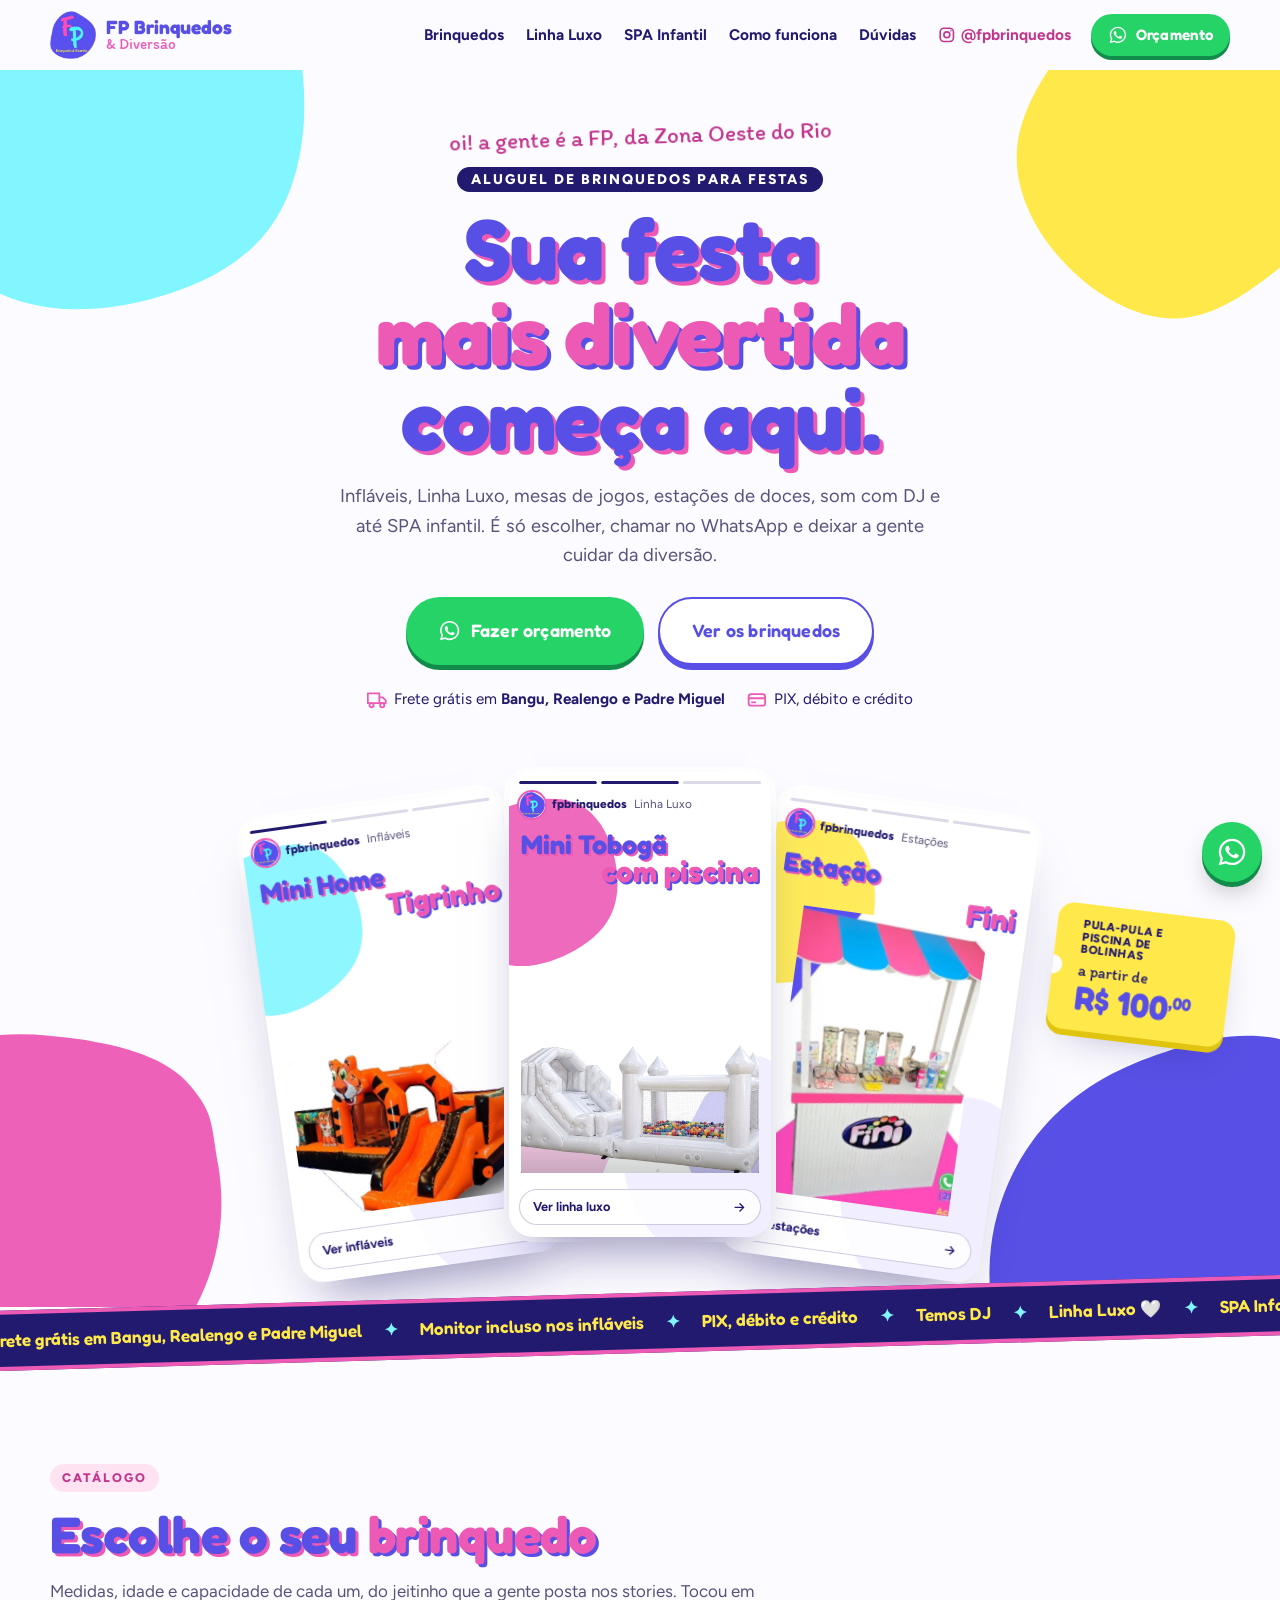
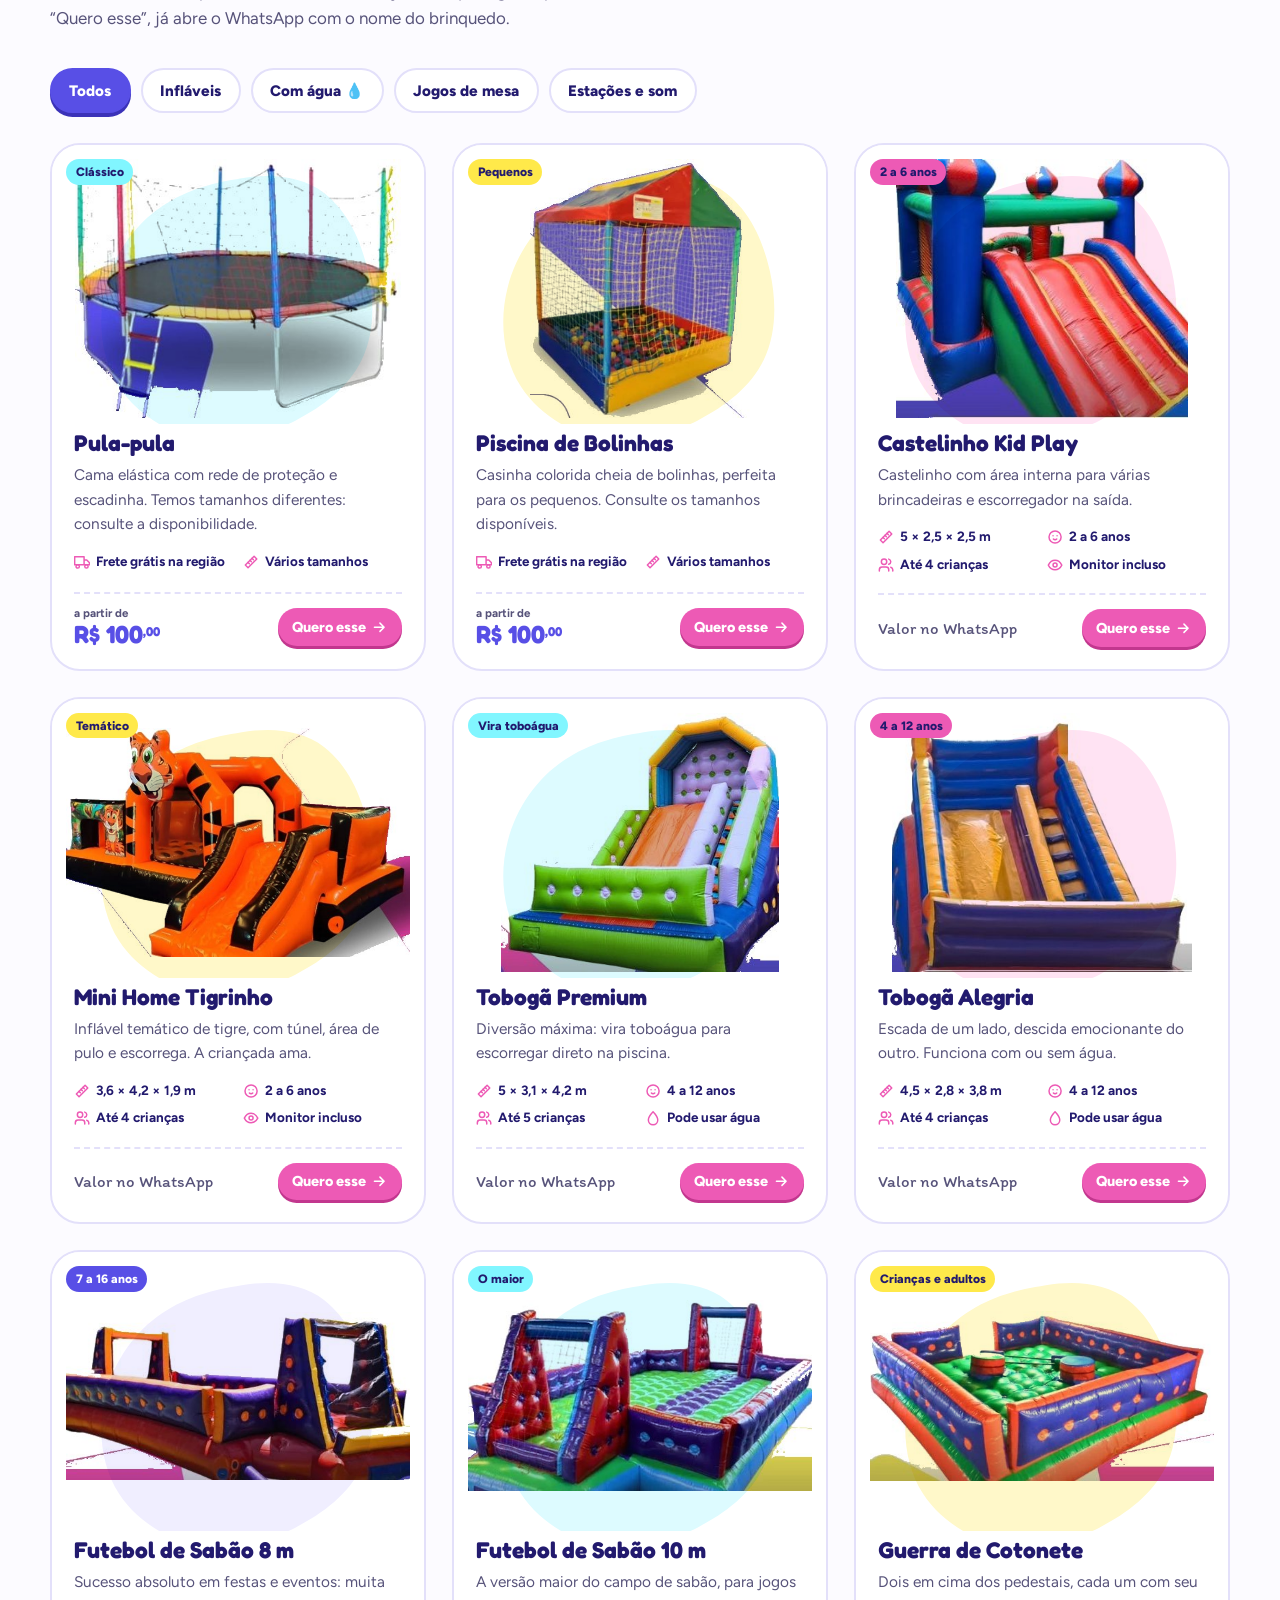
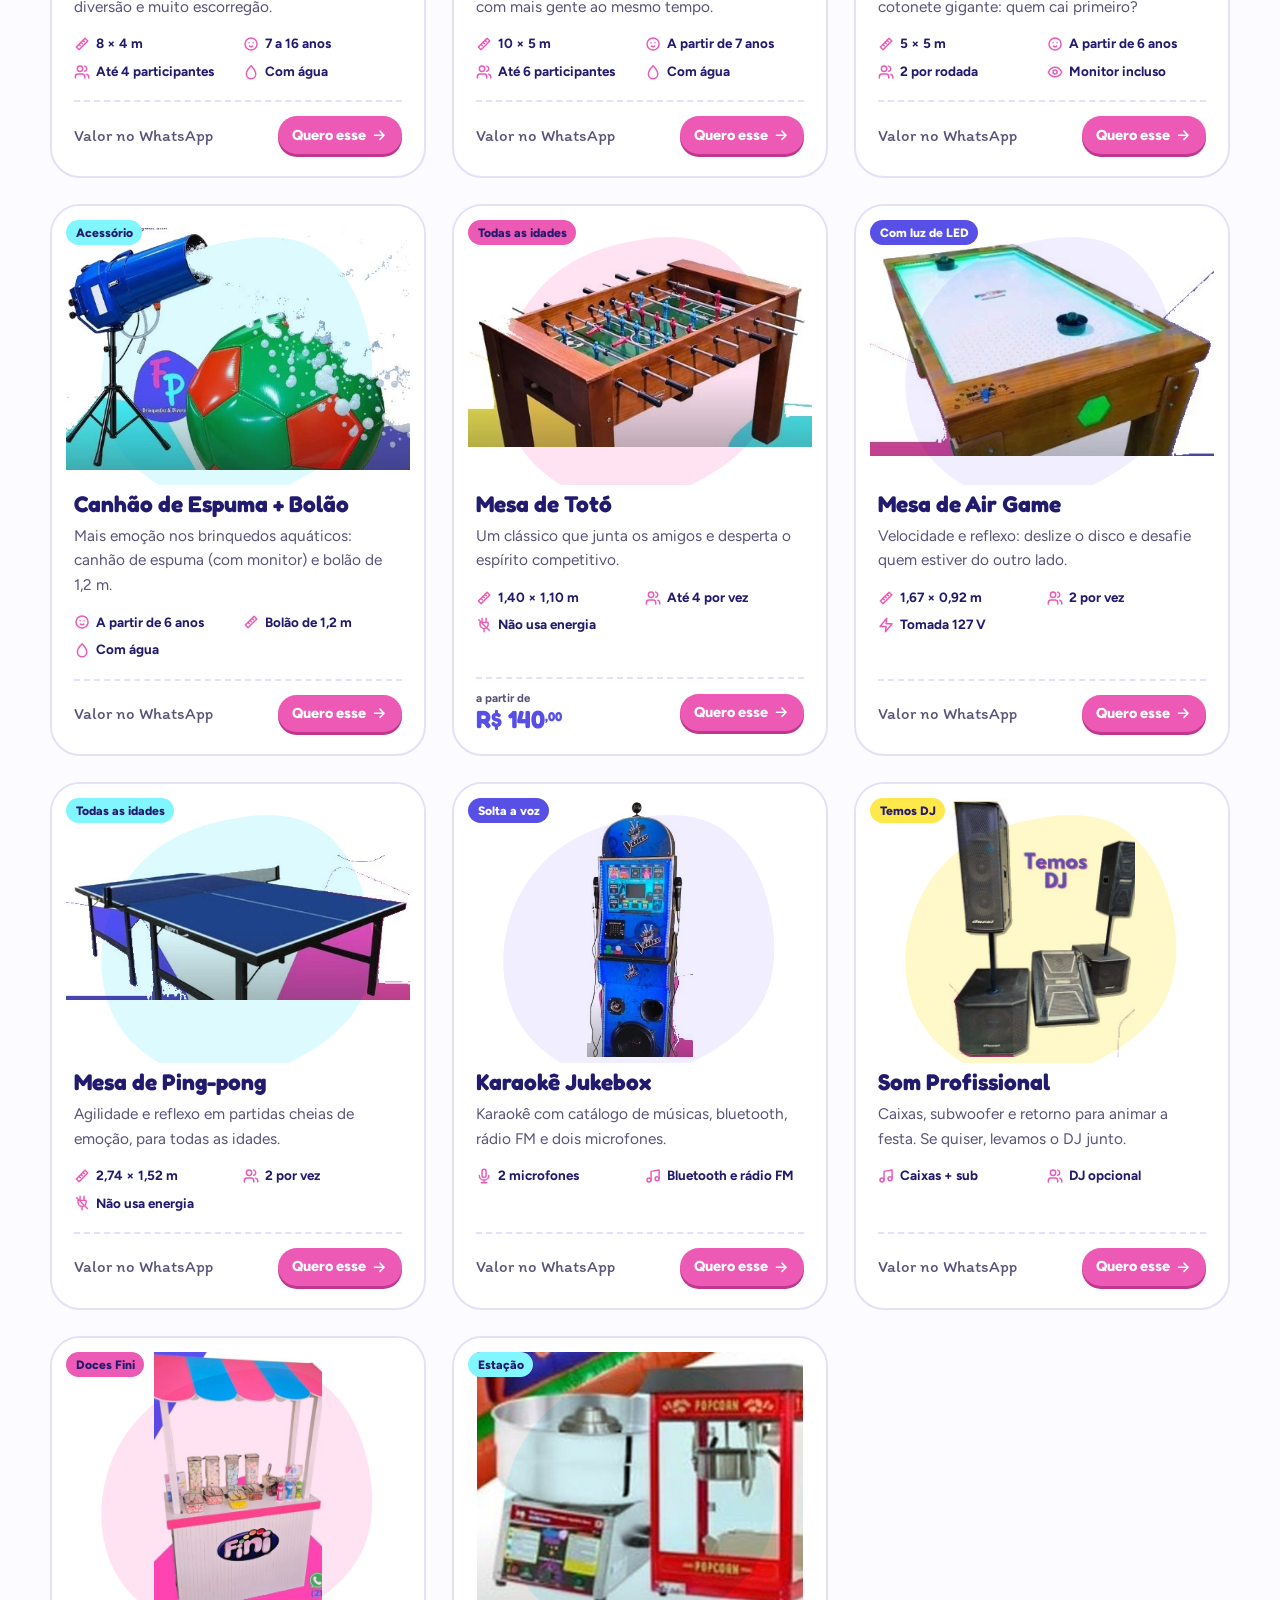
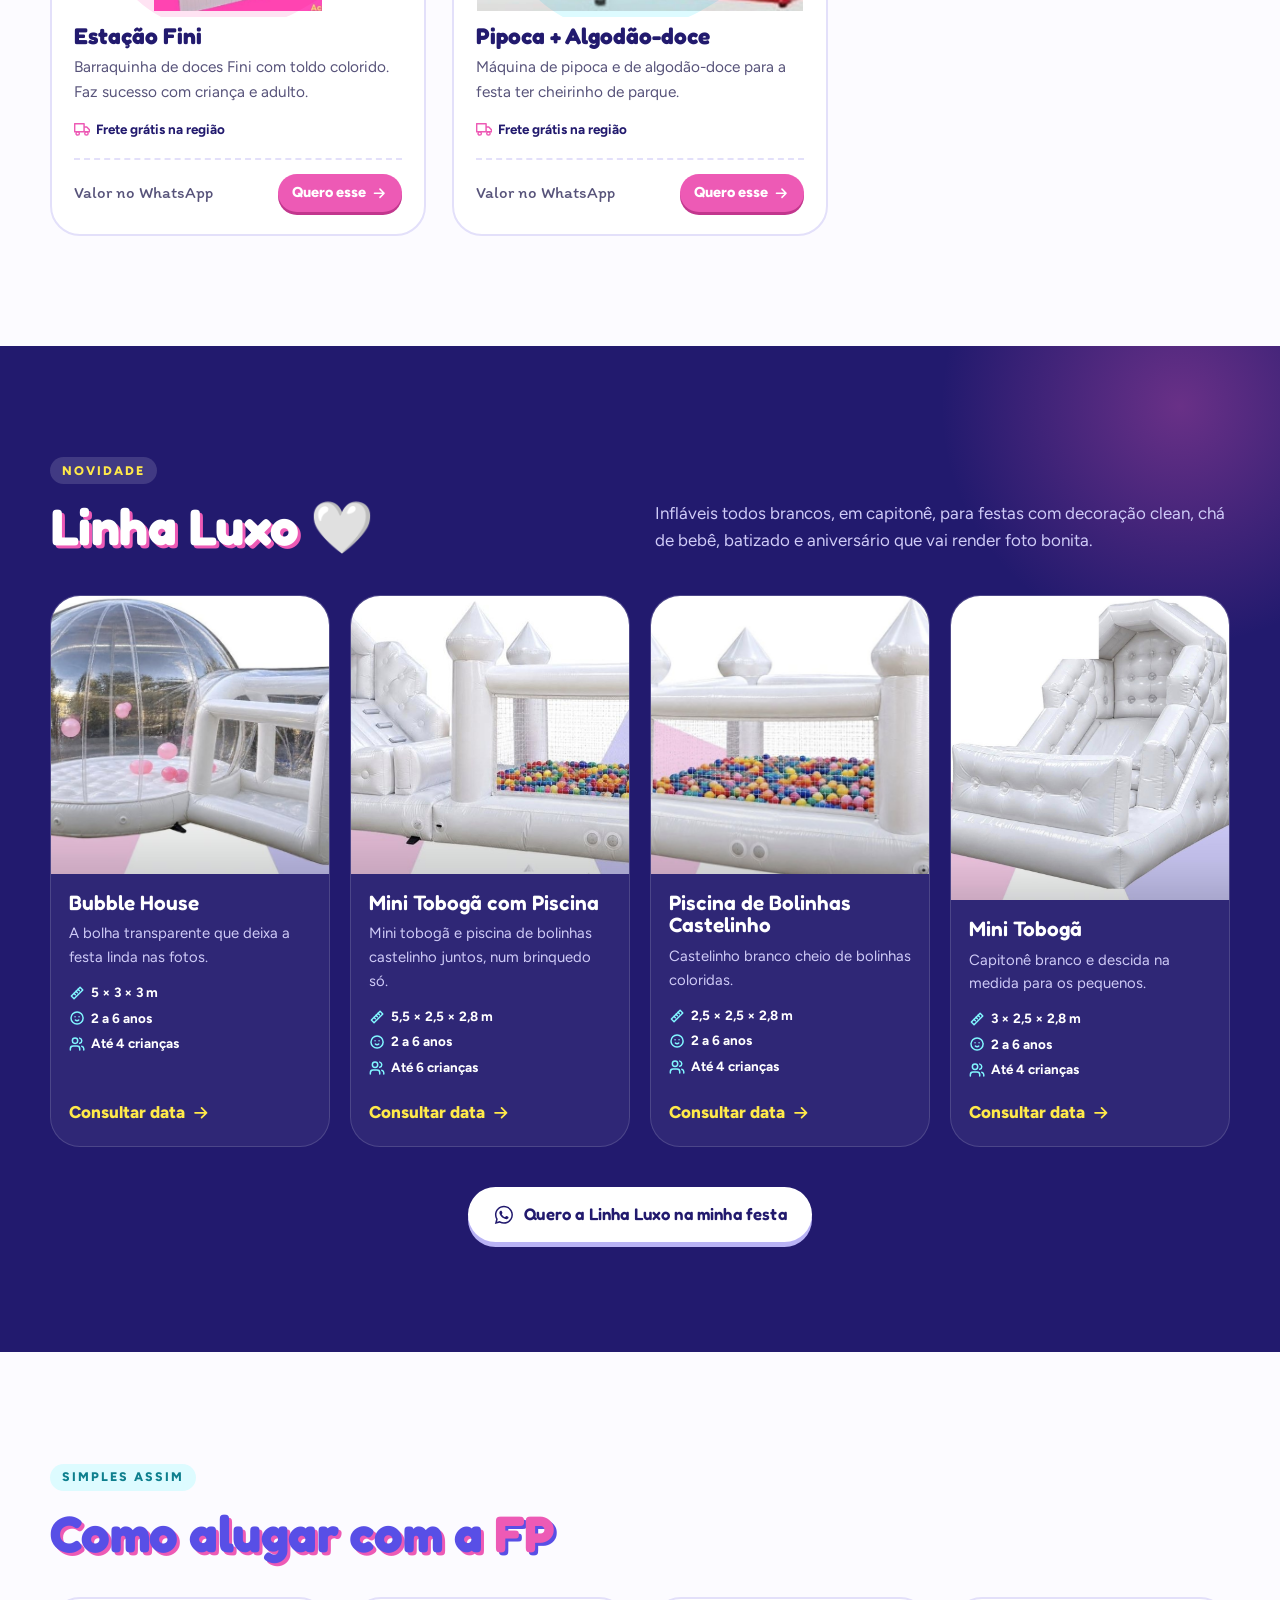
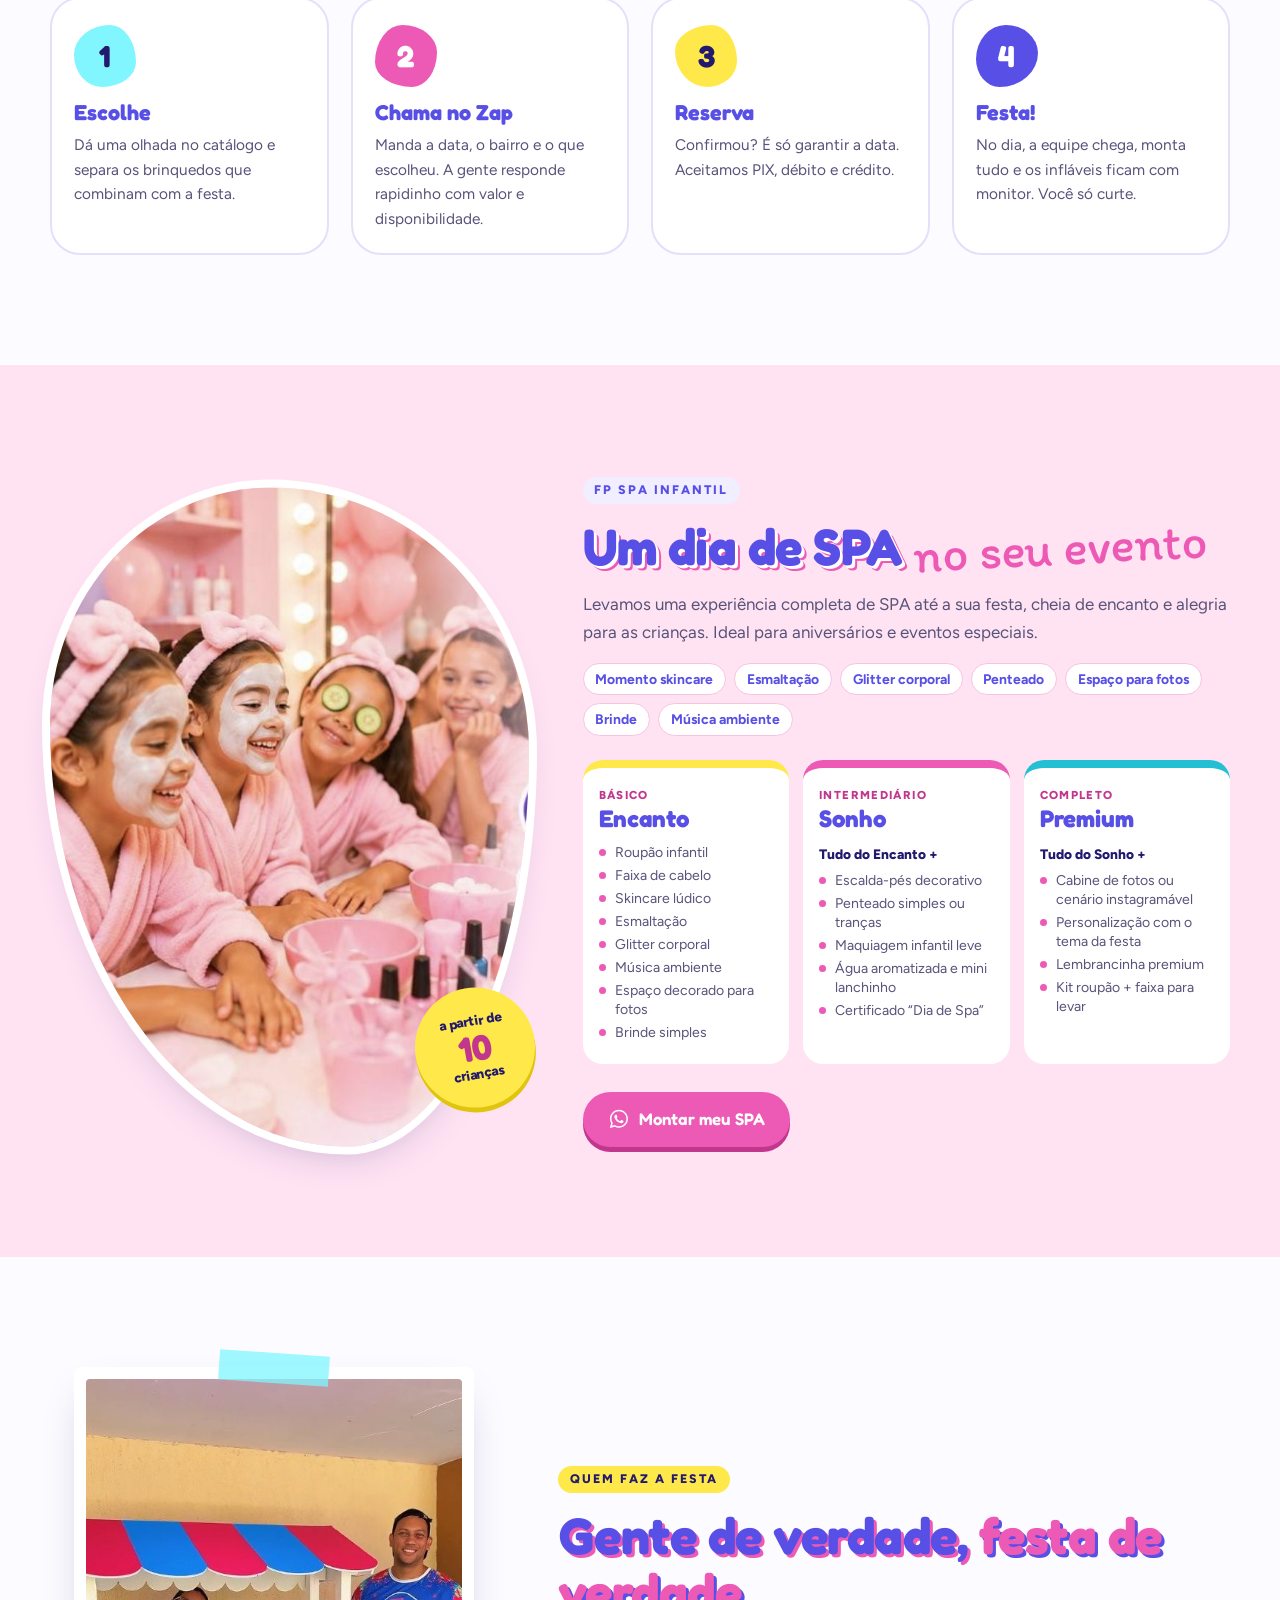
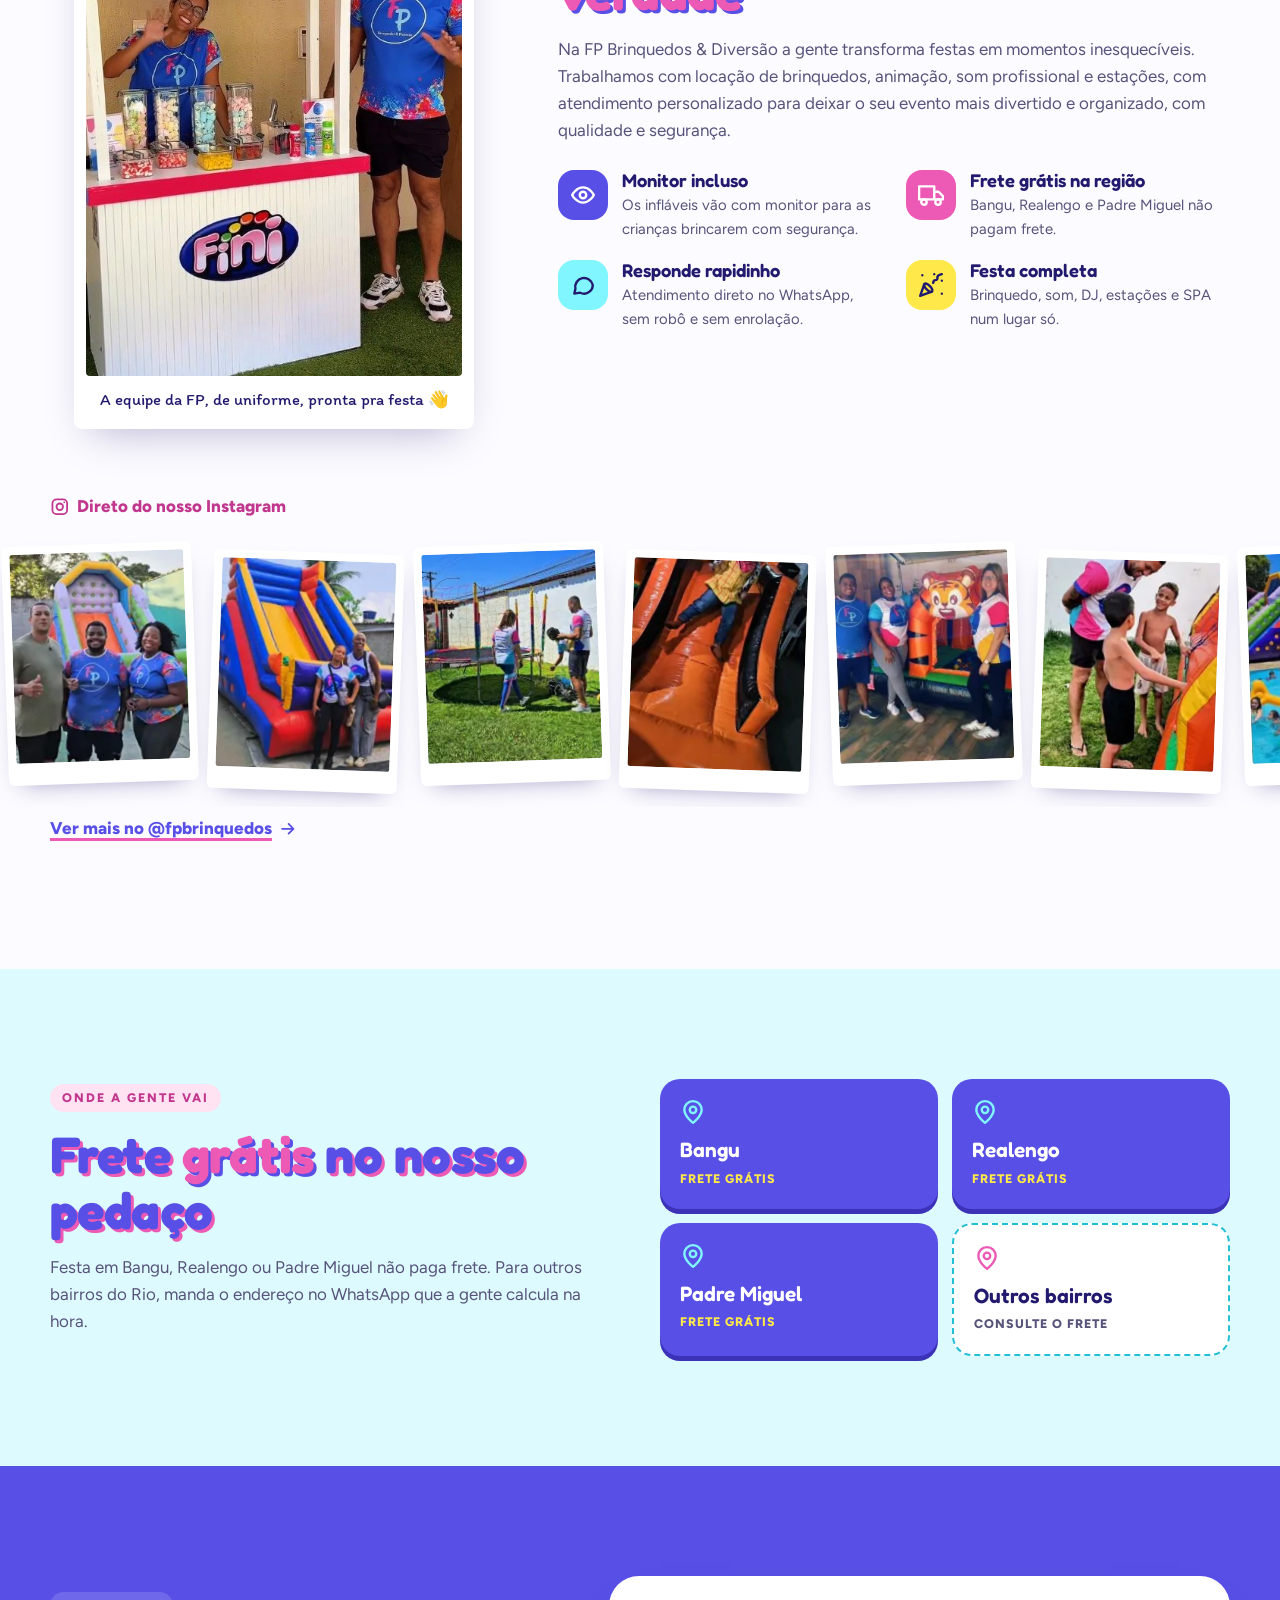
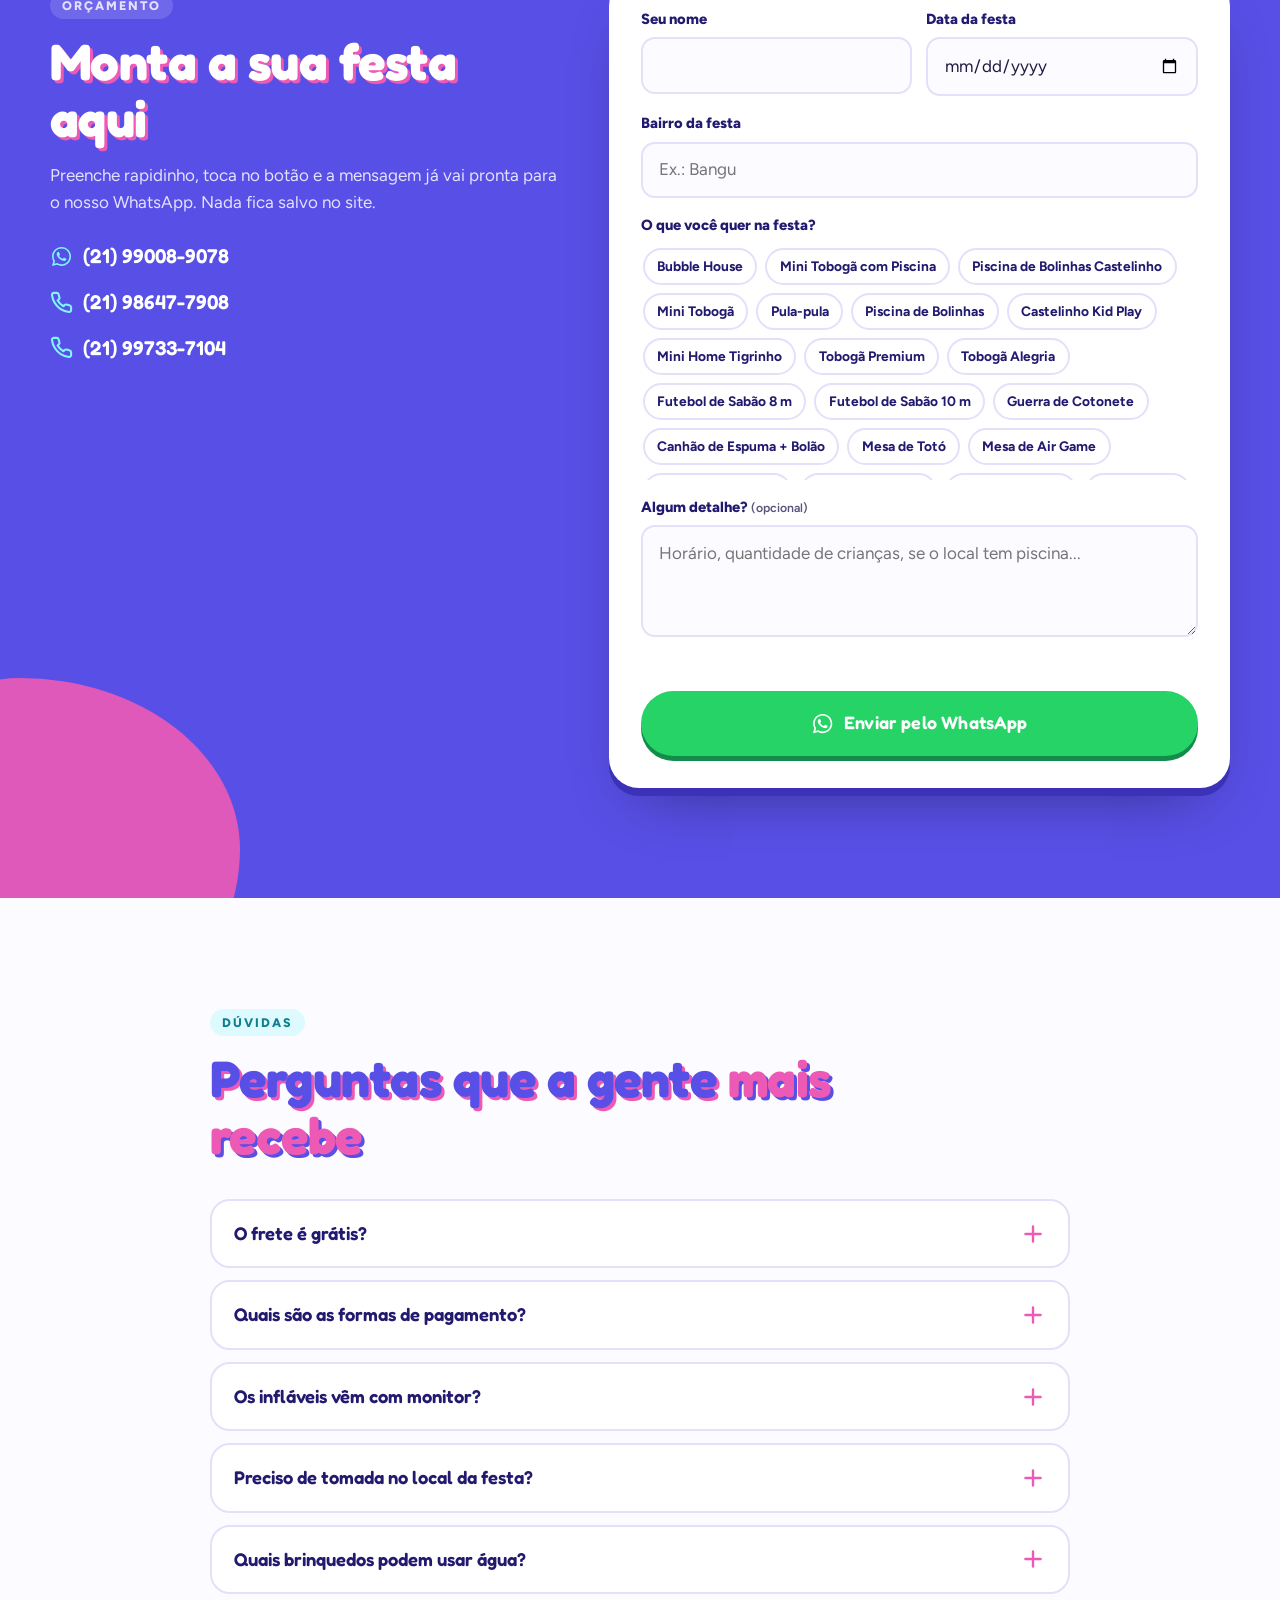
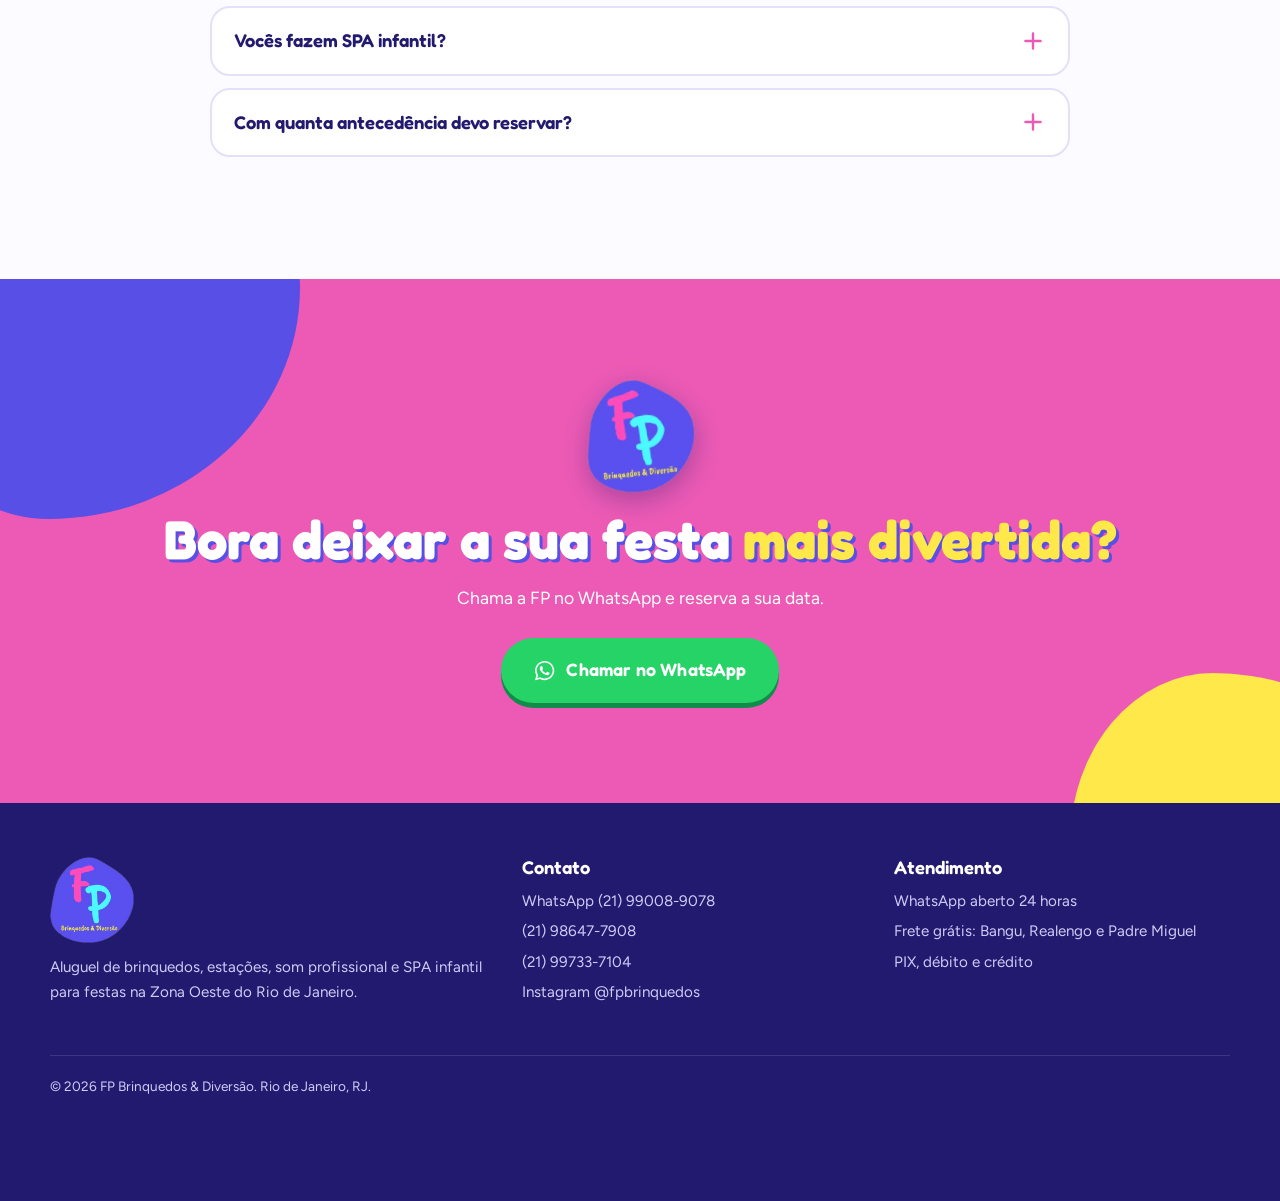
<file: site fp brinquedos/site/index.html>
<!doctype html>
<html lang="pt-BR">
<head>
  <meta charset="utf-8">
  <meta name="viewport" content="width=device-width, initial-scale=1">
  <title>Aluguel de Brinquedos em Bangu, Realengo e Padre Miguel | FP Brinquedos &amp; Diversão</title>
  <meta name="description" content="Aluguel de brinquedos para festas na Zona Oeste do Rio: pula-pula e piscina de bolinhas a partir de R$ 100, tobogãs, futebol de sabão, Linha Luxo, jogos de mesa, estações e SPA infantil. Frete grátis para Bangu, Realengo e Padre Miguel.">
  <link rel="canonical" href="https://www.fpbrinquedos.com.br/">
  <meta name="robots" content="index, follow, max-image-preview:large">
  <meta name="theme-color" content="#584FE6">
  <meta name="format-detection" content="telephone=no">

  <!-- Localização (SEO local) -->
  <meta name="geo.region" content="BR-RJ">
  <meta name="geo.placename" content="Bangu, Rio de Janeiro">

  <!-- Open Graph / redes sociais -->
  <meta property="og:type" content="website">
  <meta property="og:locale" content="pt_BR">
  <meta property="og:site_name" content="FP Brinquedos &amp; Diversão">
  <meta property="og:title" content="FP Brinquedos &amp; Diversão | Sua festa mais divertida">
  <meta property="og:description" content="Infláveis, Linha Luxo, jogos de mesa, estações e SPA infantil. Frete grátis para Bangu, Realengo e Padre Miguel.">
  <meta property="og:url" content="https://www.fpbrinquedos.com.br/">
  <meta property="og:image" content="https://www.fpbrinquedos.com.br/img/og-image.jpg">
  <meta property="og:image:width" content="1200">
  <meta property="og:image:height" content="630">
  <meta property="og:image:alt" content="FP Brinquedos &amp; Diversão: aluguel de brinquedos para festas no Rio">
  <meta name="twitter:card" content="summary_large_image">

  <link rel="icon" href="img/icon-32.png" sizes="32x32" type="image/png">
  <link rel="icon" href="img/icon-192.png" sizes="192x192" type="image/png">
  <link rel="apple-touch-icon" href="img/icon-180.png">
  <link rel="manifest" href="site.webmanifest">

  <link rel="preconnect" href="https://fonts.googleapis.com">
  <link rel="preconnect" href="https://fonts.gstatic.com" crossorigin>
  <link rel="stylesheet" href="https://fonts.googleapis.com/css2?family=Fredoka:wght@500;600;700&family=Figtree:wght@400;500;600;700;800&family=Itim&display=swap">
  <link rel="stylesheet" href="css/style.css">
  <script src="js/main.js" defer></script>

  <!-- Dados estruturados: empresa local + FAQ (o FAQ precisa ter o mesmo texto da seção "Dúvidas") -->
  <script type="application/ld+json">
{
  "@context": "https://schema.org",
  "@graph": [
    {
      "@type": "EntertainmentBusiness",
      "@id": "https://www.fpbrinquedos.com.br/#empresa",
      "name": "FP Brinquedos & Diversão",
      "description": "Aluguel de brinquedos infláveis, jogos de mesa, estações de doces, som profissional e SPA infantil para festas na Zona Oeste do Rio de Janeiro. Frete grátis para Bangu, Realengo e Padre Miguel.",
      "url": "https://www.fpbrinquedos.com.br/",
      "logo": "https://www.fpbrinquedos.com.br/img/icon-512.png",
      "image": "https://www.fpbrinquedos.com.br/img/og-image.jpg",
      "telephone": "+55-21-99008-9078",
      "priceRange": "A partir de R$ 100",
      "paymentAccepted": "PIX, Cartão de débito, Cartão de crédito",
      "address": {
        "@type": "PostalAddress",
        "addressLocality": "Rio de Janeiro",
        "addressRegion": "RJ",
        "addressCountry": "BR"
      },
      "areaServed": [
        {
          "@type": "Place",
          "name": "Bangu"
        },
        {
          "@type": "Place",
          "name": "Realengo"
        },
        {
          "@type": "Place",
          "name": "Padre Miguel"
        },
        {
          "@type": "Place",
          "name": "Rio de Janeiro"
        }
      ],
      "sameAs": [
        "https://www.instagram.com/fpbrinquedos/"
      ]
    },
    {
      "@type": "WebSite",
      "@id": "https://www.fpbrinquedos.com.br/#site",
      "url": "https://www.fpbrinquedos.com.br/",
      "name": "FP Brinquedos & Diversão",
      "inLanguage": "pt-BR",
      "publisher": {
        "@id": "https://www.fpbrinquedos.com.br/#empresa"
      }
    },
    {
      "@type": "FAQPage",
      "@id": "https://www.fpbrinquedos.com.br/#duvidas",
      "mainEntity": [
        {
          "@type": "Question",
          "name": "O frete é grátis?",
          "acceptedAnswer": {
            "@type": "Answer",
            "text": "Sim, para Bangu, Realengo e Padre Miguel o frete é grátis. Para outros bairros, chama a gente no WhatsApp com o endereço da festa que a gente passa o valor."
          }
        },
        {
          "@type": "Question",
          "name": "Quais são as formas de pagamento?",
          "acceptedAnswer": {
            "@type": "Answer",
            "text": "Aceitamos PIX, cartão de débito e cartão de crédito."
          }
        },
        {
          "@type": "Question",
          "name": "Os infláveis vêm com monitor?",
          "acceptedAnswer": {
            "@type": "Answer",
            "text": "Sim. Todos os infláveis têm monitor incluso, para a criançada brincar com segurança. As mesas de jogos e as estações não precisam de monitor."
          }
        },
        {
          "@type": "Question",
          "name": "Preciso de tomada no local da festa?",
          "acceptedAnswer": {
            "@type": "Answer",
            "text": "A maioria dos infláveis, a mesa de Air Game e o karaokê usam tomada 127 V. As mesas de totó e de ping-pong não usam energia."
          }
        },
        {
          "@type": "Question",
          "name": "Quais brinquedos podem usar água?",
          "acceptedAnswer": {
            "@type": "Answer",
            "text": "O Tobogã Premium (que vira toboágua e escorrega direto na piscina), o Tobogã Alegria, o Futebol de Sabão e os acessórios aquáticos (canhão de espuma e bolão). São ideais para sítios e áreas externas."
          }
        },
        {
          "@type": "Question",
          "name": "Vocês fazem SPA infantil?",
          "acceptedAnswer": {
            "@type": "Answer",
            "text": "Fazemos! O FP SPA Infantil tem três pacotes (Encanto, Sonho e Premium), a partir de 10 crianças. Chama no WhatsApp para montar o seu."
          }
        },
        {
          "@type": "Question",
          "name": "Com quanta antecedência devo reservar?",
          "acceptedAnswer": {
            "@type": "Answer",
            "text": "Quanto antes, melhor, principalmente para sábados e domingos. Mande a data da festa no WhatsApp que a gente confirma na hora se o brinquedo está livre."
          }
        }
      ]
    }
  ]
}
  </script>
</head>
<body>
  <a class="skip" href="#conteudo">Pular para o conteúdo</a>

  <!-- Ícones (sprite) -->
  <svg width="0" height="0" class="sprite" aria-hidden="true" focusable="false">
    <symbol id="blob" viewBox="-75 -75 150 150"><path d="M44.6-58.9C56.4-49.7 63.6-34.6 67.1-18.7 70.6-2.8 70.5 13.9 63.9 27.4 57.4 40.9 44.4 51.2 29.6 58.7 14.8 66.2-1.8 70.9-18.6 68.3-35.3 65.7-52.2 55.8-61.6 41.1-71 26.4-72.9 6.9-68.4-10.4-63.9-27.8-53-43-39.3-52.1-25.6-61.2-12.8-64.2 1.9-66.6 16.7-69.1 32.8-68.1 44.6-58.9Z"/></symbol>
    <symbol id="blob2" viewBox="-75 -75 150 150"><path d="M38.1-49.9C49.6-40.2 58.9-26.9 63.6-11.5 68.3 3.9 68.3 21.4 60 33.6 51.6 45.8 34.9 52.8 18.4 58.6 1.9 64.4-14.4 69.1-28.6 64.6-42.8 60.1-54.9 46.4-62.1 30.6-69.3 14.8-71.6-3.1-65.6-17.6-59.6-32.1-45.2-43.2-30.6-52.1-16-61-1.2-67.7 11.9-65.4 25-63.1 26.6-59.6 38.1-49.9Z"/></symbol>
    <symbol id="i-wa" viewBox="0 0 24 24"><path fill="currentColor" stroke="none" d="M12.04 2C6.58 2 2.13 6.45 2.13 11.91c0 1.75.46 3.45 1.32 4.95L2.05 22l5.25-1.38a9.9 9.9 0 0 0 4.74 1.21c5.46 0 9.91-4.45 9.91-9.91S17.5 2 12.04 2Zm0 18.15a8.2 8.2 0 0 1-4.19-1.15l-.3-.18-3.12.82.83-3.04-.2-.31a8.22 8.22 0 0 1-1.26-4.38c0-4.54 3.7-8.24 8.24-8.24 4.54 0 8.24 3.7 8.24 8.24 0 4.54-3.7 8.24-8.24 8.24Zm4.52-6.16c-.25-.12-1.47-.72-1.69-.81-.23-.08-.39-.12-.56.12-.17.25-.64.81-.78.97-.14.17-.29.19-.54.06-.25-.12-1.05-.39-1.99-1.23-.74-.66-1.23-1.47-1.38-1.72-.14-.25-.02-.38.11-.51.11-.11.25-.29.37-.43.12-.14.17-.25.25-.41.08-.17.04-.31-.02-.43-.06-.12-.56-1.34-.76-1.84-.2-.48-.41-.42-.56-.43h-.48c-.17 0-.43.06-.66.31-.23.25-.86.85-.86 2.07 0 1.22.89 2.4 1.01 2.56.12.17 1.75 2.67 4.23 3.74.59.26 1.05.41 1.41.52.59.19 1.13.16 1.56.1.48-.07 1.47-.6 1.67-1.18.21-.58.21-1.08.14-1.18-.06-.1-.22-.16-.47-.28Z"/></symbol>
    <symbol id="i-ig" viewBox="0 0 24 24"><rect x="3" y="3" width="18" height="18" rx="5"/><circle cx="12" cy="12" r="4"/><path d="M17.5 6.5h.01"/></symbol>
    <symbol id="i-arrow" viewBox="0 0 24 24"><path d="M5 12h14M13 6l6 6-6 6"/></symbol>
    <symbol id="i-ruler" viewBox="0 0 24 24"><path d="M3.5 16.5 16.5 3.5l4 4-13 13z"/><path d="M7.5 12.5l2 2M10.5 9.5l2 2M13.5 6.5l2 2"/></symbol>
    <symbol id="i-kid" viewBox="0 0 24 24"><circle cx="12" cy="12" r="9"/><path d="M9 10h.01M15 10h.01M9.5 15a3.5 3.5 0 0 0 5 0"/></symbol>
    <symbol id="i-users" viewBox="0 0 24 24"><path d="M16 21v-2a4 4 0 0 0-4-4H6a4 4 0 0 0-4 4v2"/><circle cx="9" cy="7" r="4"/><path d="M22 21v-2a4 4 0 0 0-3-3.87M16 3.13a4 4 0 0 1 0 7.75"/></symbol>
    <symbol id="i-eye" viewBox="0 0 24 24"><path d="M2 12s3.5-7 10-7 10 7 10 7-3.5 7-10 7S2 12 2 12z"/><circle cx="12" cy="12" r="3"/></symbol>
    <symbol id="i-drop" viewBox="0 0 24 24"><path d="M12 2.7s7 7.2 7 12.3a7 7 0 0 1-14 0c0-5.1 7-12.3 7-12.3z"/></symbol>
    <symbol id="i-bolt" viewBox="0 0 24 24"><path d="M13 2 3 14h9l-1 8 10-12h-9l1-8z"/></symbol>
    <symbol id="i-plug" viewBox="0 0 24 24"><path d="M9 2v6M15 2v6M6 8h12v3a6 6 0 0 1-12 0V8zM12 17v5"/><path d="M4 4l16 16"/></symbol>
    <symbol id="i-mic" viewBox="0 0 24 24"><rect x="9" y="2" width="6" height="12" rx="3"/><path d="M5 11a7 7 0 0 0 14 0M12 18v4M8 22h8"/></symbol>
    <symbol id="i-music" viewBox="0 0 24 24"><path d="M9 18V5l12-2v13"/><circle cx="6" cy="18" r="3"/><circle cx="18" cy="16" r="3"/></symbol>
    <symbol id="i-truck" viewBox="0 0 24 24"><path d="M1 4h14v12H1zM15 9h4l4 4v3h-8z"/><circle cx="5.5" cy="18.5" r="2.5"/><circle cx="18.5" cy="18.5" r="2.5"/></symbol>
    <symbol id="i-card" viewBox="0 0 24 24"><rect x="2" y="5" width="20" height="14" rx="3"/><path d="M2 10h20M6 15h4"/></symbol>
    <symbol id="i-check" viewBox="0 0 24 24"><path d="M20 6 9 17l-5-5"/></symbol>
    <symbol id="i-plus" viewBox="0 0 24 24"><path d="M12 5v14M5 12h14"/></symbol>
    <symbol id="i-heart" viewBox="0 0 24 24"><path d="M20.8 4.6a5.5 5.5 0 0 0-7.8 0L12 5.7l-1-1.1a5.5 5.5 0 0 0-7.8 7.8l1 1.1L12 21l7.8-7.5 1-1.1a5.5 5.5 0 0 0 0-7.8z"/></symbol>
    <symbol id="i-spark" viewBox="0 0 24 24"><path d="M12 2l2.2 7.8L22 12l-7.8 2.2L12 22l-2.2-7.8L2 12l7.8-2.2z"/></symbol>
    <symbol id="i-phone" viewBox="0 0 24 24"><path d="M22 16.9v3a2 2 0 0 1-2.2 2 19.8 19.8 0 0 1-8.6-3.1 19.5 19.5 0 0 1-6-6A19.8 19.8 0 0 1 2.1 4.2 2 2 0 0 1 4.1 2h3a2 2 0 0 1 2 1.7c.1 1 .4 1.9.7 2.8a2 2 0 0 1-.5 2.1L8 9.9a16 16 0 0 0 6 6l1.3-1.3a2 2 0 0 1 2.1-.4c.9.3 1.8.6 2.8.7a2 2 0 0 1 1.7 2z"/></symbol>
    <symbol id="i-pin" viewBox="0 0 24 24"><path d="M20 10c0 6-8 12-8 12s-8-6-8-12a8 8 0 0 1 16 0z"/><circle cx="12" cy="10" r="3"/></symbol>
    <symbol id="i-clock" viewBox="0 0 24 24"><circle cx="12" cy="12" r="9"/><path d="M12 7v5l3 2"/></symbol>
    <symbol id="i-calendar" viewBox="0 0 24 24"><rect x="3" y="4" width="18" height="18" rx="3"/><path d="M16 2v4M8 2v4M3 10h18"/></symbol>
    <symbol id="i-chat" viewBox="0 0 24 24"><path d="M21 12a8 8 0 0 1-11.6 7.1L4 20l1-4.6A8 8 0 1 1 21 12z"/></symbol>
    <symbol id="i-party" viewBox="0 0 24 24"><path d="M5.8 11.3 2 22l10.7-3.8M4 3h.01M22 8h.01M15 2h.01M22 20h.01M22 2l-2.2.7a2.9 2.9 0 0 0-1.9 3.1v0c.1.9-.6 1.7-1.5 1.7h-.4c-.9 0-1.6.7-1.7 1.6L14 10"/><path d="M11 13c1.9 1.9 2.8 4.2 2 5s-3.1-.1-5-2-2.8-4.2-2-5 3.1.1 5 2z"/></symbol>
  </svg>

  <!-- ===== Cabeçalho ===== -->
  <header class="topbar">
    <div class="wrap topbar__in">
      <a class="brand" href="#inicio" aria-label="FP Brinquedos &amp; Diversão, ir para o início">
        <img src="img/logo.png" alt="" width="297" height="306">
        <span class="brand__txt"><b>FP Brinquedos</b><small>&amp; Diversão</small></span>
      </a>
      <nav class="nav" id="menu" aria-label="Menu principal">
        <a href="#catalogo">Brinquedos</a>
        <a href="#luxo">Linha Luxo</a>
        <a href="#spa">SPA Infantil</a>
        <a href="#como-funciona">Como funciona</a>
        <a href="#duvidas">Dúvidas</a>
        <a class="nav__ig" href="https://www.instagram.com/fpbrinquedos/" target="_blank" rel="noopener"><svg class="i" aria-hidden="true"><use href="#i-ig"/></svg>@fpbrinquedos</a>
      </nav>
      <a class="btn btn--wa btn--sm topbar__wa" href="https://wa.me/5521990089078?text=Ol%C3%A1%2C%20FP%20Brinquedos%21%20Vi%20o%20site%20e%20quero%20fazer%20um%20or%C3%A7amento%20para%20a%20minha%20festa." target="_blank" rel="noopener"><svg class="i" aria-hidden="true"><use href="#i-wa"/></svg><span>Orçamento</span></a>
      <button class="menu-btn" type="button" aria-controls="menu" aria-expanded="false" aria-label="Abrir menu"><span></span><span></span><span></span></button>
    </div>
  </header>

  <main id="conteudo">

    <!-- ===== Hero: "stories" da FP ===== -->
    <section class="hero" id="inicio" aria-labelledby="hero-title">
      <div class="hero__blobs" aria-hidden="true">
        <svg class="hb hb--cyan"><use href="#blob"/></svg>
        <svg class="hb hb--yellow"><use href="#blob2"/></svg>
        <svg class="hb hb--pink"><use href="#blob2"/></svg>
        <svg class="hb hb--violet"><use href="#blob"/></svg>
      </div>

      <div class="wrap hero__in">
        <p class="hero__hello">oi! a gente é a FP, da Zona Oeste do Rio</p>
        <h1 id="hero-title" class="hero__title">
          <span class="hero__kicker">Aluguel de brinquedos para festas</span>
          <span class="hero__big">Sua festa <em>mais divertida</em> começa aqui.</span>
        </h1>
        <p class="hero__lead">Infláveis, Linha Luxo, mesas de jogos, estações de doces, som com DJ e até SPA infantil. É só escolher, chamar no WhatsApp e deixar a gente cuidar da diversão.</p>

        <div class="hero__cta">
          <a class="btn btn--wa btn--lg" href="https://wa.me/5521990089078?text=Ol%C3%A1%2C%20FP%20Brinquedos%21%20Vi%20o%20site%20e%20quero%20fazer%20um%20or%C3%A7amento%20para%20a%20minha%20festa." target="_blank" rel="noopener"><svg class="i" aria-hidden="true"><use href="#i-wa"/></svg>Fazer orçamento</a>
          <a class="btn btn--ghost btn--lg" href="#catalogo">Ver os brinquedos</a>
        </div>

        <ul class="hero__facts">
          <li><svg class="i" aria-hidden="true"><use href="#i-truck"/></svg><span>Frete grátis em <b>Bangu, Realengo e Padre Miguel</b></span></li>
          <li><svg class="i" aria-hidden="true"><use href="#i-card"/></svg>PIX, débito e crédito</li>
        </ul>
      </div>

      <div class="hero__stories">
        <div class="stories" aria-label="Alguns dos nossos brinquedos">
          <div class="story story--cyan story--n1" data-story>
            <div class="story__bars" aria-hidden="true"><span><i></i></span><span><i></i></span><span><i></i></span></div>
            <div class="story__head"><img src="img/logo.png" alt="" width="297" height="306"><b>fpbrinquedos</b><span>Infláveis</span></div>
            <svg class="story__blob story__blob--a" aria-hidden="true"><use href="#blob"/></svg>
            <svg class="story__blob story__blob--b" aria-hidden="true"><use href="#blob2"/></svg>
            <div class="story__slides">
              <figure class="story__slide is-on">
                <figcaption class="story__title"><span>Mini Home</span> <span>Tigrinho</span></figcaption>
                <img src="img/brinquedos/mini-home-tigrinho.jpg" alt="Mini Home Tigrinho" width="632" height="420" decoding="async">
              </figure>
              <figure class="story__slide">
                <figcaption class="story__title"><span>Tobogã</span> <span>Premium</span></figcaption>
                <img src="img/brinquedos/toboga-premium.jpg" alt="Tobogã Premium" width="386" height="360" loading="lazy" decoding="async">
              </figure>
              <figure class="story__slide">
                <figcaption class="story__title"><span>Castelinho</span> <span>Kid Play</span></figcaption>
                <img src="img/brinquedos/castelinho-kid-play.jpg" alt="Castelinho Kid Play" width="335" height="298" loading="lazy" decoding="async">
              </figure>
            </div>
            <a class="story__reply" href="#catalogo">Ver infláveis <svg class="i" aria-hidden="true"><use href="#i-arrow"/></svg></a>
          </div>
          <div class="story story--pink story--n2" data-story>
            <div class="story__bars" aria-hidden="true"><span><i></i></span><span><i></i></span><span><i></i></span></div>
            <div class="story__head"><img src="img/logo.png" alt="" width="297" height="306"><b>fpbrinquedos</b><span>Linha Luxo</span></div>
            <svg class="story__blob story__blob--a" aria-hidden="true"><use href="#blob"/></svg>
            <svg class="story__blob story__blob--b" aria-hidden="true"><use href="#blob2"/></svg>
            <div class="story__slides">
              <figure class="story__slide is-on">
                <figcaption class="story__title"><span>Bubble</span> <span>House</span></figcaption>
                <img src="img/brinquedos/bubble-house.jpg" alt="Bubble House" width="900" height="603" decoding="async">
              </figure>
              <figure class="story__slide">
                <figcaption class="story__title"><span>Mini Tobogã</span> <span>com piscina</span></figcaption>
                <img src="img/brinquedos/mini-toboga-piscina-luxo.jpg" alt="Mini Tobogã com piscina" width="900" height="491" loading="lazy" decoding="async">
              </figure>
              <figure class="story__slide">
                <figcaption class="story__title"><span>Piscina de</span> <span>Bolinhas</span></figcaption>
                <img src="img/brinquedos/piscina-bolinhas-luxo.jpg" alt="Piscina de Bolinhas" width="900" height="583" loading="lazy" decoding="async">
              </figure>
            </div>
            <a class="story__reply" href="#catalogo">Ver linha luxo <svg class="i" aria-hidden="true"><use href="#i-arrow"/></svg></a>
          </div>
          <div class="story story--yellow story--n3" data-story>
            <div class="story__bars" aria-hidden="true"><span><i></i></span><span><i></i></span><span><i></i></span></div>
            <div class="story__head"><img src="img/logo.png" alt="" width="297" height="306"><b>fpbrinquedos</b><span>Estações</span></div>
            <svg class="story__blob story__blob--a" aria-hidden="true"><use href="#blob"/></svg>
            <svg class="story__blob story__blob--b" aria-hidden="true"><use href="#blob2"/></svg>
            <div class="story__slides">
              <figure class="story__slide is-on">
                <figcaption class="story__title"><span>Estação</span> <span>Fini</span></figcaption>
                <img src="img/brinquedos/estacao-fini.jpg" alt="Estação Fini" width="395" height="612" decoding="async">
              </figure>
              <figure class="story__slide">
                <figcaption class="story__title"><span>Karaokê</span> <span>Jukebox</span></figcaption>
                <img src="img/brinquedos/karaoke-jukebox.jpg" alt="Karaokê Jukebox" width="209" height="510" loading="lazy" decoding="async">
              </figure>
              <figure class="story__slide">
                <figcaption class="story__title"><span>Mesa de</span> <span>Air Game</span></figcaption>
                <img src="img/brinquedos/mesa-airgame.jpg" alt="Mesa de Air Game" width="414" height="256" loading="lazy" decoding="async">
              </figure>
            </div>
            <a class="story__reply" href="#catalogo">Ver estações <svg class="i" aria-hidden="true"><use href="#i-arrow"/></svg></a>
          </div>
        </div>
        <p class="ticket" aria-label="Pula-pula e piscina de bolinhas a partir de 100 reais">
          <small>Pula-pula e piscina de bolinhas</small>
          <span>a partir de</span>
          <b>R$ 100<sup>,00</sup></b>
        </p>
      </div>
    </section>

    <!-- ===== Faixa ===== -->
    <div class="ribbon" aria-hidden="true">
      <div class="ribbon__track">
        <span>Frete grátis em Bangu, Realengo e Padre Miguel</span><i>✦</i>
        <span>Monitor incluso nos infláveis</span><i>✦</i>
        <span>PIX, débito e crédito</span><i>✦</i>
        <span>Temos DJ</span><i>✦</i>
        <span>Linha Luxo 🤍</span><i>✦</i>
        <span>SPA Infantil</span><i>✦</i>
        <span>Frete grátis em Bangu, Realengo e Padre Miguel</span><i>✦</i>
        <span>Monitor incluso nos infláveis</span><i>✦</i>
        <span>PIX, débito e crédito</span><i>✦</i>
        <span>Temos DJ</span><i>✦</i>
        <span>Linha Luxo 🤍</span><i>✦</i>
        <span>SPA Infantil</span><i>✦</i>
      </div>
    </div>

    <!-- ===== Catálogo ===== -->
    <section class="sec catalog" id="catalogo" aria-labelledby="cat-title">
      <div class="wrap">
        <div class="sec__head">
          <p class="eyebrow eyebrow--pink">Catálogo</p>
          <h2 id="cat-title" class="title">Escolhe o seu <span class="mark">brinquedo</span></h2>
          <p class="sec__lead">Medidas, idade e capacidade de cada um, do jeitinho que a gente posta nos stories. Tocou em “Quero esse”, já abre o WhatsApp com o nome do brinquedo.</p>
        </div>

        <div class="filters" role="group" aria-label="Filtrar brinquedos">
          <button class="chip is-active" type="button" data-filter="todos" aria-pressed="true">Todos</button>
          <button class="chip" type="button" data-filter="infl" aria-pressed="false">Infláveis</button>
          <button class="chip" type="button" data-filter="agua" aria-pressed="false">Com água 💧</button>
          <button class="chip" type="button" data-filter="mesa" aria-pressed="false">Jogos de mesa</button>
          <button class="chip" type="button" data-filter="som" aria-pressed="false">Estações e som</button>
        </div>

        <div class="grid" id="lista-brinquedos">
        <article class="card card--cyan" data-cat="infl" id="b-pula-pula">
          <div class="card__media">
            <svg class="card__blob" aria-hidden="true"><use href="#blob"/></svg>
            <img src="img/brinquedos/pula-pula.jpg" alt="Pula-pula para aluguel" width="414" height="328" loading="lazy" decoding="async">
            <span class="card__tag">Clássico</span>
          </div>
          <div class="card__body">
            <h3>Pula-pula</h3>
            <p>Cama elástica com rede de proteção e escadinha. Temos tamanhos diferentes: consulte a disponibilidade.</p>
            <ul class="spec"><li><svg class="i" aria-hidden="true"><use href="#i-truck"/></svg>Frete grátis na região</li><li><svg class="i" aria-hidden="true"><use href="#i-ruler"/></svg>Vários tamanhos</li></ul>
            <div class="card__foot">
              <p class="price"><small>a partir de</small> <b>R$&nbsp;100</b><sup>,00</sup></p>
              <a class="card__go" href="https://wa.me/5521990089078?text=Ol%C3%A1%2C%20FP%20Brinquedos%21%20Vi%20no%20site%20e%20quero%20saber%20o%20valor%20e%20a%20disponibilidade%20do%28a%29%20Pula-pula." target="_blank" rel="noopener">Quero esse <svg class="i" aria-hidden="true"><use href="#i-arrow"/></svg></a>
            </div>
          </div>
        </article>
        <article class="card card--yellow" data-cat="infl" id="b-piscina-bolinhas">
          <div class="card__media">
            <svg class="card__blob" aria-hidden="true"><use href="#blob"/></svg>
            <img src="img/brinquedos/piscina-bolinhas.jpg" alt="Piscina de Bolinhas para aluguel" width="365" height="430" loading="lazy" decoding="async">
            <span class="card__tag">Pequenos</span>
          </div>
          <div class="card__body">
            <h3>Piscina de Bolinhas</h3>
            <p>Casinha colorida cheia de bolinhas, perfeita para os pequenos. Consulte os tamanhos disponíveis.</p>
            <ul class="spec"><li><svg class="i" aria-hidden="true"><use href="#i-truck"/></svg>Frete grátis na região</li><li><svg class="i" aria-hidden="true"><use href="#i-ruler"/></svg>Vários tamanhos</li></ul>
            <div class="card__foot">
              <p class="price"><small>a partir de</small> <b>R$&nbsp;100</b><sup>,00</sup></p>
              <a class="card__go" href="https://wa.me/5521990089078?text=Ol%C3%A1%2C%20FP%20Brinquedos%21%20Vi%20no%20site%20e%20quero%20saber%20o%20valor%20e%20a%20disponibilidade%20do%28a%29%20Piscina%20de%20Bolinhas." target="_blank" rel="noopener">Quero esse <svg class="i" aria-hidden="true"><use href="#i-arrow"/></svg></a>
            </div>
          </div>
        </article>
        <article class="card card--pink" data-cat="infl" id="b-castelinho-kid-play">
          <div class="card__media">
            <svg class="card__blob" aria-hidden="true"><use href="#blob"/></svg>
            <img src="img/brinquedos/castelinho-kid-play.jpg" alt="Castelinho Kid Play para aluguel" width="335" height="298" loading="lazy" decoding="async">
            <span class="card__tag">2 a 6 anos</span>
          </div>
          <div class="card__body">
            <h3>Castelinho Kid Play</h3>
            <p>Castelinho com área interna para várias brincadeiras e escorregador na saída.</p>
            <ul class="spec"><li><svg class="i" aria-hidden="true"><use href="#i-ruler"/></svg>5 × 2,5 × 2,5 m</li><li><svg class="i" aria-hidden="true"><use href="#i-kid"/></svg>2 a 6 anos</li><li><svg class="i" aria-hidden="true"><use href="#i-users"/></svg>Até 4 crianças</li><li><svg class="i" aria-hidden="true"><use href="#i-eye"/></svg>Monitor incluso</li></ul>
            <div class="card__foot">
              <p class="price price--ask">Valor no WhatsApp</p>
              <a class="card__go" href="https://wa.me/5521990089078?text=Ol%C3%A1%2C%20FP%20Brinquedos%21%20Vi%20no%20site%20e%20quero%20saber%20o%20valor%20e%20a%20disponibilidade%20do%28a%29%20Castelinho%20Kid%20Play." target="_blank" rel="noopener">Quero esse <svg class="i" aria-hidden="true"><use href="#i-arrow"/></svg></a>
            </div>
          </div>
        </article>
        <article class="card card--yellow" data-cat="infl" id="b-mini-home-tigrinho">
          <div class="card__media">
            <svg class="card__blob" aria-hidden="true"><use href="#blob"/></svg>
            <img src="img/brinquedos/mini-home-tigrinho.jpg" alt="Mini Home Tigrinho para aluguel" width="632" height="420" loading="lazy" decoding="async">
            <span class="card__tag">Temático</span>
          </div>
          <div class="card__body">
            <h3>Mini Home Tigrinho</h3>
            <p>Inflável temático de tigre, com túnel, área de pulo e escorrega. A criançada ama.</p>
            <ul class="spec"><li><svg class="i" aria-hidden="true"><use href="#i-ruler"/></svg>3,6 × 4,2 × 1,9 m</li><li><svg class="i" aria-hidden="true"><use href="#i-kid"/></svg>2 a 6 anos</li><li><svg class="i" aria-hidden="true"><use href="#i-users"/></svg>Até 4 crianças</li><li><svg class="i" aria-hidden="true"><use href="#i-eye"/></svg>Monitor incluso</li></ul>
            <div class="card__foot">
              <p class="price price--ask">Valor no WhatsApp</p>
              <a class="card__go" href="https://wa.me/5521990089078?text=Ol%C3%A1%2C%20FP%20Brinquedos%21%20Vi%20no%20site%20e%20quero%20saber%20o%20valor%20e%20a%20disponibilidade%20do%28a%29%20Mini%20Home%20Tigrinho." target="_blank" rel="noopener">Quero esse <svg class="i" aria-hidden="true"><use href="#i-arrow"/></svg></a>
            </div>
          </div>
        </article>
        <article class="card card--cyan" data-cat="infl agua" id="b-toboga-premium">
          <div class="card__media">
            <svg class="card__blob" aria-hidden="true"><use href="#blob"/></svg>
            <img src="img/brinquedos/toboga-premium.jpg" alt="Tobogã Premium para aluguel" width="386" height="360" loading="lazy" decoding="async">
            <span class="card__tag">Vira toboágua</span>
          </div>
          <div class="card__body">
            <h3>Tobogã Premium</h3>
            <p>Diversão máxima: vira toboágua para escorregar direto na piscina.</p>
            <ul class="spec"><li><svg class="i" aria-hidden="true"><use href="#i-ruler"/></svg>5 × 3,1 × 4,2 m</li><li><svg class="i" aria-hidden="true"><use href="#i-kid"/></svg>4 a 12 anos</li><li><svg class="i" aria-hidden="true"><use href="#i-users"/></svg>Até 5 crianças</li><li><svg class="i" aria-hidden="true"><use href="#i-drop"/></svg>Pode usar água</li></ul>
            <div class="card__foot">
              <p class="price price--ask">Valor no WhatsApp</p>
              <a class="card__go" href="https://wa.me/5521990089078?text=Ol%C3%A1%2C%20FP%20Brinquedos%21%20Vi%20no%20site%20e%20quero%20saber%20o%20valor%20e%20a%20disponibilidade%20do%28a%29%20Tobog%C3%A3%20Premium." target="_blank" rel="noopener">Quero esse <svg class="i" aria-hidden="true"><use href="#i-arrow"/></svg></a>
            </div>
          </div>
        </article>
        <article class="card card--pink" data-cat="infl agua" id="b-toboga-alegria">
          <div class="card__media">
            <svg class="card__blob" aria-hidden="true"><use href="#blob"/></svg>
            <img src="img/brinquedos/toboga-alegria.jpg" alt="Tobogã Alegria para aluguel" width="358" height="310" loading="lazy" decoding="async">
            <span class="card__tag">4 a 12 anos</span>
          </div>
          <div class="card__body">
            <h3>Tobogã Alegria</h3>
            <p>Escada de um lado, descida emocionante do outro. Funciona com ou sem água.</p>
            <ul class="spec"><li><svg class="i" aria-hidden="true"><use href="#i-ruler"/></svg>4,5 × 2,8 × 3,8 m</li><li><svg class="i" aria-hidden="true"><use href="#i-kid"/></svg>4 a 12 anos</li><li><svg class="i" aria-hidden="true"><use href="#i-users"/></svg>Até 4 crianças</li><li><svg class="i" aria-hidden="true"><use href="#i-drop"/></svg>Pode usar água</li></ul>
            <div class="card__foot">
              <p class="price price--ask">Valor no WhatsApp</p>
              <a class="card__go" href="https://wa.me/5521990089078?text=Ol%C3%A1%2C%20FP%20Brinquedos%21%20Vi%20no%20site%20e%20quero%20saber%20o%20valor%20e%20a%20disponibilidade%20do%28a%29%20Tobog%C3%A3%20Alegria." target="_blank" rel="noopener">Quero esse <svg class="i" aria-hidden="true"><use href="#i-arrow"/></svg></a>
            </div>
          </div>
        </article>
        <article class="card card--violet" data-cat="infl agua" id="b-futebol-sabao-8m">
          <div class="card__media">
            <svg class="card__blob" aria-hidden="true"><use href="#blob"/></svg>
            <img src="img/brinquedos/futebol-sabao-8m.jpg" alt="Futebol de Sabão 8 m para aluguel" width="503" height="246" loading="lazy" decoding="async">
            <span class="card__tag">7 a 16 anos</span>
          </div>
          <div class="card__body">
            <h3>Futebol de Sabão 8 m</h3>
            <p>Sucesso absoluto em festas e eventos: muita diversão e muito escorregão.</p>
            <ul class="spec"><li><svg class="i" aria-hidden="true"><use href="#i-ruler"/></svg>8 × 4 m</li><li><svg class="i" aria-hidden="true"><use href="#i-kid"/></svg>7 a 16 anos</li><li><svg class="i" aria-hidden="true"><use href="#i-users"/></svg>Até 4 participantes</li><li><svg class="i" aria-hidden="true"><use href="#i-drop"/></svg>Com água</li></ul>
            <div class="card__foot">
              <p class="price price--ask">Valor no WhatsApp</p>
              <a class="card__go" href="https://wa.me/5521990089078?text=Ol%C3%A1%2C%20FP%20Brinquedos%21%20Vi%20no%20site%20e%20quero%20saber%20o%20valor%20e%20a%20disponibilidade%20do%28a%29%20Futebol%20de%20Sab%C3%A3o%208%20m." target="_blank" rel="noopener">Quero esse <svg class="i" aria-hidden="true"><use href="#i-arrow"/></svg></a>
            </div>
          </div>
        </article>
        <article class="card card--cyan" data-cat="infl agua" id="b-futebol-sabao-10m">
          <div class="card__media">
            <svg class="card__blob" aria-hidden="true"><use href="#blob"/></svg>
            <img src="img/brinquedos/futebol-sabao-10m.jpg" alt="Futebol de Sabão 10 m para aluguel" width="504" height="280" loading="lazy" decoding="async">
            <span class="card__tag">O maior</span>
          </div>
          <div class="card__body">
            <h3>Futebol de Sabão 10 m</h3>
            <p>A versão maior do campo de sabão, para jogos com mais gente ao mesmo tempo.</p>
            <ul class="spec"><li><svg class="i" aria-hidden="true"><use href="#i-ruler"/></svg>10 × 5 m</li><li><svg class="i" aria-hidden="true"><use href="#i-kid"/></svg>A partir de 7 anos</li><li><svg class="i" aria-hidden="true"><use href="#i-users"/></svg>Até 6 participantes</li><li><svg class="i" aria-hidden="true"><use href="#i-drop"/></svg>Com água</li></ul>
            <div class="card__foot">
              <p class="price price--ask">Valor no WhatsApp</p>
              <a class="card__go" href="https://wa.me/5521990089078?text=Ol%C3%A1%2C%20FP%20Brinquedos%21%20Vi%20no%20site%20e%20quero%20saber%20o%20valor%20e%20a%20disponibilidade%20do%28a%29%20Futebol%20de%20Sab%C3%A3o%2010%20m." target="_blank" rel="noopener">Quero esse <svg class="i" aria-hidden="true"><use href="#i-arrow"/></svg></a>
            </div>
          </div>
        </article>
        <article class="card card--yellow" data-cat="infl" id="b-guerra-cotonete">
          <div class="card__media">
            <svg class="card__blob" aria-hidden="true"><use href="#blob"/></svg>
            <img src="img/brinquedos/guerra-cotonete.jpg" alt="Guerra de Cotonete para aluguel" width="502" height="248" loading="lazy" decoding="async">
            <span class="card__tag">Crianças e adultos</span>
          </div>
          <div class="card__body">
            <h3>Guerra de Cotonete</h3>
            <p>Dois em cima dos pedestais, cada um com seu cotonete gigante: quem cai primeiro?</p>
            <ul class="spec"><li><svg class="i" aria-hidden="true"><use href="#i-ruler"/></svg>5 × 5 m</li><li><svg class="i" aria-hidden="true"><use href="#i-kid"/></svg>A partir de 6 anos</li><li><svg class="i" aria-hidden="true"><use href="#i-users"/></svg>2 por rodada</li><li><svg class="i" aria-hidden="true"><use href="#i-eye"/></svg>Monitor incluso</li></ul>
            <div class="card__foot">
              <p class="price price--ask">Valor no WhatsApp</p>
              <a class="card__go" href="https://wa.me/5521990089078?text=Ol%C3%A1%2C%20FP%20Brinquedos%21%20Vi%20no%20site%20e%20quero%20saber%20o%20valor%20e%20a%20disponibilidade%20do%28a%29%20Guerra%20de%20Cotonete." target="_blank" rel="noopener">Quero esse <svg class="i" aria-hidden="true"><use href="#i-arrow"/></svg></a>
            </div>
          </div>
        </article>
        <article class="card card--cyan" data-cat="agua" id="b-acessorios-aquaticos">
          <div class="card__media">
            <svg class="card__blob" aria-hidden="true"><use href="#blob"/></svg>
            <img src="img/brinquedos/acessorios-aquaticos.jpg" alt="Canhão de Espuma + Bolão para aluguel" width="509" height="358" loading="lazy" decoding="async">
            <span class="card__tag">Acessório</span>
          </div>
          <div class="card__body">
            <h3>Canhão de Espuma + Bolão</h3>
            <p>Mais emoção nos brinquedos aquáticos: canhão de espuma (com monitor) e bolão de 1,2 m.</p>
            <ul class="spec"><li><svg class="i" aria-hidden="true"><use href="#i-kid"/></svg>A partir de 6 anos</li><li><svg class="i" aria-hidden="true"><use href="#i-ruler"/></svg>Bolão de 1,2 m</li><li><svg class="i" aria-hidden="true"><use href="#i-drop"/></svg>Com água</li></ul>
            <div class="card__foot">
              <p class="price price--ask">Valor no WhatsApp</p>
              <a class="card__go" href="https://wa.me/5521990089078?text=Ol%C3%A1%2C%20FP%20Brinquedos%21%20Vi%20no%20site%20e%20quero%20saber%20o%20valor%20e%20a%20disponibilidade%20do%28a%29%20Canh%C3%A3o%20de%20Espuma%20%2B%20Bol%C3%A3o." target="_blank" rel="noopener">Quero esse <svg class="i" aria-hidden="true"><use href="#i-arrow"/></svg></a>
            </div>
          </div>
        </article>
        <article class="card card--pink" data-cat="mesa" id="b-mesa-toto">
          <div class="card__media">
            <svg class="card__blob" aria-hidden="true"><use href="#blob"/></svg>
            <img src="img/brinquedos/mesa-toto.jpg" alt="Mesa de Totó para aluguel" width="445" height="252" loading="lazy" decoding="async">
            <span class="card__tag">Todas as idades</span>
          </div>
          <div class="card__body">
            <h3>Mesa de Totó</h3>
            <p>Um clássico que junta os amigos e desperta o espírito competitivo.</p>
            <ul class="spec"><li><svg class="i" aria-hidden="true"><use href="#i-ruler"/></svg>1,40 × 1,10 m</li><li><svg class="i" aria-hidden="true"><use href="#i-users"/></svg>Até 4 por vez</li><li><svg class="i" aria-hidden="true"><use href="#i-plug"/></svg>Não usa energia</li></ul>
            <div class="card__foot">
              <p class="price"><small>a partir de</small> <b>R$&nbsp;140</b><sup>,00</sup></p>
              <a class="card__go" href="https://wa.me/5521990089078?text=Ol%C3%A1%2C%20FP%20Brinquedos%21%20Vi%20no%20site%20e%20quero%20saber%20o%20valor%20e%20a%20disponibilidade%20do%28a%29%20Mesa%20de%20Tot%C3%B3." target="_blank" rel="noopener">Quero esse <svg class="i" aria-hidden="true"><use href="#i-arrow"/></svg></a>
            </div>
          </div>
        </article>
        <article class="card card--violet" data-cat="mesa" id="b-mesa-airgame">
          <div class="card__media">
            <svg class="card__blob" aria-hidden="true"><use href="#blob"/></svg>
            <img src="img/brinquedos/mesa-airgame.jpg" alt="Mesa de Air Game para aluguel" width="414" height="256" loading="lazy" decoding="async">
            <span class="card__tag">Com luz de LED</span>
          </div>
          <div class="card__body">
            <h3>Mesa de Air Game</h3>
            <p>Velocidade e reflexo: deslize o disco e desafie quem estiver do outro lado.</p>
            <ul class="spec"><li><svg class="i" aria-hidden="true"><use href="#i-ruler"/></svg>1,67 × 0,92 m</li><li><svg class="i" aria-hidden="true"><use href="#i-users"/></svg>2 por vez</li><li><svg class="i" aria-hidden="true"><use href="#i-bolt"/></svg>Tomada 127 V</li></ul>
            <div class="card__foot">
              <p class="price price--ask">Valor no WhatsApp</p>
              <a class="card__go" href="https://wa.me/5521990089078?text=Ol%C3%A1%2C%20FP%20Brinquedos%21%20Vi%20no%20site%20e%20quero%20saber%20o%20valor%20e%20a%20disponibilidade%20do%28a%29%20Mesa%20de%20Air%20Game." target="_blank" rel="noopener">Quero esse <svg class="i" aria-hidden="true"><use href="#i-arrow"/></svg></a>
            </div>
          </div>
        </article>
        <article class="card card--cyan" data-cat="mesa" id="b-mesa-ping-pong">
          <div class="card__media">
            <svg class="card__blob" aria-hidden="true"><use href="#blob"/></svg>
            <img src="img/brinquedos/mesa-ping-pong.jpg" alt="Mesa de Ping-pong para aluguel" width="483" height="204" loading="lazy" decoding="async">
            <span class="card__tag">Todas as idades</span>
          </div>
          <div class="card__body">
            <h3>Mesa de Ping-pong</h3>
            <p>Agilidade e reflexo em partidas cheias de emoção, para todas as idades.</p>
            <ul class="spec"><li><svg class="i" aria-hidden="true"><use href="#i-ruler"/></svg>2,74 × 1,52 m</li><li><svg class="i" aria-hidden="true"><use href="#i-users"/></svg>2 por vez</li><li><svg class="i" aria-hidden="true"><use href="#i-plug"/></svg>Não usa energia</li></ul>
            <div class="card__foot">
              <p class="price price--ask">Valor no WhatsApp</p>
              <a class="card__go" href="https://wa.me/5521990089078?text=Ol%C3%A1%2C%20FP%20Brinquedos%21%20Vi%20no%20site%20e%20quero%20saber%20o%20valor%20e%20a%20disponibilidade%20do%28a%29%20Mesa%20de%20Ping-pong." target="_blank" rel="noopener">Quero esse <svg class="i" aria-hidden="true"><use href="#i-arrow"/></svg></a>
            </div>
          </div>
        </article>
        <article class="card card--violet" data-cat="som" id="b-karaoke-jukebox">
          <div class="card__media">
            <svg class="card__blob" aria-hidden="true"><use href="#blob"/></svg>
            <img src="img/brinquedos/karaoke-jukebox.jpg" alt="Karaokê Jukebox para aluguel" width="209" height="510" loading="lazy" decoding="async">
            <span class="card__tag">Solta a voz</span>
          </div>
          <div class="card__body">
            <h3>Karaokê Jukebox</h3>
            <p>Karaokê com catálogo de músicas, bluetooth, rádio FM e dois microfones.</p>
            <ul class="spec"><li><svg class="i" aria-hidden="true"><use href="#i-mic"/></svg>2 microfones</li><li><svg class="i" aria-hidden="true"><use href="#i-music"/></svg>Bluetooth e rádio FM</li></ul>
            <div class="card__foot">
              <p class="price price--ask">Valor no WhatsApp</p>
              <a class="card__go" href="https://wa.me/5521990089078?text=Ol%C3%A1%2C%20FP%20Brinquedos%21%20Vi%20no%20site%20e%20quero%20saber%20o%20valor%20e%20a%20disponibilidade%20do%28a%29%20Karaok%C3%AA%20Jukebox." target="_blank" rel="noopener">Quero esse <svg class="i" aria-hidden="true"><use href="#i-arrow"/></svg></a>
            </div>
          </div>
        </article>
        <article class="card card--yellow" data-cat="som" id="b-som-profissional">
          <div class="card__media">
            <svg class="card__blob" aria-hidden="true"><use href="#blob"/></svg>
            <img src="img/brinquedos/som-profissional.jpg" alt="Som Profissional para aluguel" width="384" height="534" loading="lazy" decoding="async">
            <span class="card__tag">Temos DJ</span>
          </div>
          <div class="card__body">
            <h3>Som Profissional</h3>
            <p>Caixas, subwoofer e retorno para animar a festa. Se quiser, levamos o DJ junto.</p>
            <ul class="spec"><li><svg class="i" aria-hidden="true"><use href="#i-music"/></svg>Caixas + sub</li><li><svg class="i" aria-hidden="true"><use href="#i-users"/></svg>DJ opcional</li></ul>
            <div class="card__foot">
              <p class="price price--ask">Valor no WhatsApp</p>
              <a class="card__go" href="https://wa.me/5521990089078?text=Ol%C3%A1%2C%20FP%20Brinquedos%21%20Vi%20no%20site%20e%20quero%20saber%20o%20valor%20e%20a%20disponibilidade%20do%28a%29%20Som%20Profissional." target="_blank" rel="noopener">Quero esse <svg class="i" aria-hidden="true"><use href="#i-arrow"/></svg></a>
            </div>
          </div>
        </article>
        <article class="card card--pink" data-cat="som" id="b-estacao-fini">
          <div class="card__media">
            <svg class="card__blob" aria-hidden="true"><use href="#blob"/></svg>
            <img src="img/brinquedos/estacao-fini.jpg" alt="Estação Fini para aluguel" width="395" height="612" loading="lazy" decoding="async">
            <span class="card__tag">Doces Fini</span>
          </div>
          <div class="card__body">
            <h3>Estação Fini</h3>
            <p>Barraquinha de doces Fini com toldo colorido. Faz sucesso com criança e adulto.</p>
            <ul class="spec"><li><svg class="i" aria-hidden="true"><use href="#i-truck"/></svg>Frete grátis na região</li></ul>
            <div class="card__foot">
              <p class="price price--ask">Valor no WhatsApp</p>
              <a class="card__go" href="https://wa.me/5521990089078?text=Ol%C3%A1%2C%20FP%20Brinquedos%21%20Vi%20no%20site%20e%20quero%20saber%20o%20valor%20e%20a%20disponibilidade%20do%28a%29%20Esta%C3%A7%C3%A3o%20Fini." target="_blank" rel="noopener">Quero esse <svg class="i" aria-hidden="true"><use href="#i-arrow"/></svg></a>
            </div>
          </div>
        </article>
        <article class="card card--cyan" data-cat="som" id="b-estacao-pipoca-algodao">
          <div class="card__media">
            <svg class="card__blob" aria-hidden="true"><use href="#blob"/></svg>
            <img src="img/brinquedos/estacao-pipoca-algodao.jpg" alt="Pipoca + Algodão-doce para aluguel" width="372" height="296" loading="lazy" decoding="async">
            <span class="card__tag">Estação</span>
          </div>
          <div class="card__body">
            <h3>Pipoca + Algodão-doce</h3>
            <p>Máquina de pipoca e de algodão-doce para a festa ter cheirinho de parque.</p>
            <ul class="spec"><li><svg class="i" aria-hidden="true"><use href="#i-truck"/></svg>Frete grátis na região</li></ul>
            <div class="card__foot">
              <p class="price price--ask">Valor no WhatsApp</p>
              <a class="card__go" href="https://wa.me/5521990089078?text=Ol%C3%A1%2C%20FP%20Brinquedos%21%20Vi%20no%20site%20e%20quero%20saber%20o%20valor%20e%20a%20disponibilidade%20do%28a%29%20Pipoca%20%2B%20Algod%C3%A3o-doce." target="_blank" rel="noopener">Quero esse <svg class="i" aria-hidden="true"><use href="#i-arrow"/></svg></a>
            </div>
          </div>
        </article>
        </div>
      </div>
    </section>

    <!-- ===== Linha Luxo ===== -->
    <section class="sec luxo" id="luxo" aria-labelledby="luxo-title">
      <div class="wrap">
        <div class="luxo__head">
          <div>
            <p class="eyebrow eyebrow--light">Novidade</p>
            <h2 id="luxo-title" class="title title--light">Linha Luxo <span class="luxo__heart" aria-hidden="true">🤍</span></h2>
          </div>
          <p class="luxo__lead">Infláveis todos brancos, em capitonê, para festas com decoração clean, chá de bebê, batizado e aniversário que vai render foto bonita.</p>
        </div>
        <div class="luxo__grid">
        <article class="lux">
          <div class="lux__media"><img src="img/brinquedos/bubble-house.jpg" alt="Bubble House branco da Linha Luxo" width="900" height="603" loading="lazy" decoding="async"></div>
          <div class="lux__body">
            <h3>Bubble House</h3>
            <p>A bolha transparente que deixa a festa linda nas fotos.</p>
            <ul class="spec spec--light"><li><svg class="i" aria-hidden="true"><use href="#i-ruler"/></svg>5 × 3 × 3 m</li><li><svg class="i" aria-hidden="true"><use href="#i-kid"/></svg>2 a 6 anos</li><li><svg class="i" aria-hidden="true"><use href="#i-users"/></svg>Até 4 crianças</li></ul>
            <a class="lux__go" href="https://wa.me/5521990089078?text=Ol%C3%A1%2C%20FP%20Brinquedos%21%20Quero%20saber%20o%20valor%20e%20a%20disponibilidade%20do%28a%29%20Bubble%20House%20da%20Linha%20Luxo." target="_blank" rel="noopener">Consultar data <svg class="i" aria-hidden="true"><use href="#i-arrow"/></svg></a>
          </div>
        </article>
        <article class="lux">
          <div class="lux__media"><img src="img/brinquedos/mini-toboga-piscina-luxo.jpg" alt="Mini Tobogã com Piscina branco da Linha Luxo" width="900" height="491" loading="lazy" decoding="async"></div>
          <div class="lux__body">
            <h3>Mini Tobogã com Piscina</h3>
            <p>Mini tobogã e piscina de bolinhas castelinho juntos, num brinquedo só.</p>
            <ul class="spec spec--light"><li><svg class="i" aria-hidden="true"><use href="#i-ruler"/></svg>5,5 × 2,5 × 2,8 m</li><li><svg class="i" aria-hidden="true"><use href="#i-kid"/></svg>2 a 6 anos</li><li><svg class="i" aria-hidden="true"><use href="#i-users"/></svg>Até 6 crianças</li></ul>
            <a class="lux__go" href="https://wa.me/5521990089078?text=Ol%C3%A1%2C%20FP%20Brinquedos%21%20Quero%20saber%20o%20valor%20e%20a%20disponibilidade%20do%28a%29%20Mini%20Tobog%C3%A3%20com%20Piscina%20da%20Linha%20Luxo." target="_blank" rel="noopener">Consultar data <svg class="i" aria-hidden="true"><use href="#i-arrow"/></svg></a>
          </div>
        </article>
        <article class="lux">
          <div class="lux__media"><img src="img/brinquedos/piscina-bolinhas-luxo.jpg" alt="Piscina de Bolinhas Castelinho branco da Linha Luxo" width="900" height="583" loading="lazy" decoding="async"></div>
          <div class="lux__body">
            <h3>Piscina de Bolinhas Castelinho</h3>
            <p>Castelinho branco cheio de bolinhas coloridas.</p>
            <ul class="spec spec--light"><li><svg class="i" aria-hidden="true"><use href="#i-ruler"/></svg>2,5 × 2,5 × 2,8 m</li><li><svg class="i" aria-hidden="true"><use href="#i-kid"/></svg>2 a 6 anos</li><li><svg class="i" aria-hidden="true"><use href="#i-users"/></svg>Até 4 crianças</li></ul>
            <a class="lux__go" href="https://wa.me/5521990089078?text=Ol%C3%A1%2C%20FP%20Brinquedos%21%20Quero%20saber%20o%20valor%20e%20a%20disponibilidade%20do%28a%29%20Piscina%20de%20Bolinhas%20Castelinho%20da%20Linha%20Luxo." target="_blank" rel="noopener">Consultar data <svg class="i" aria-hidden="true"><use href="#i-arrow"/></svg></a>
          </div>
        </article>
        <article class="lux">
          <div class="lux__media"><img src="img/brinquedos/mini-toboga-luxo.jpg" alt="Mini Tobogã branco da Linha Luxo" width="900" height="985" loading="lazy" decoding="async"></div>
          <div class="lux__body">
            <h3>Mini Tobogã</h3>
            <p>Capitonê branco e descida na medida para os pequenos.</p>
            <ul class="spec spec--light"><li><svg class="i" aria-hidden="true"><use href="#i-ruler"/></svg>3 × 2,5 × 2,8 m</li><li><svg class="i" aria-hidden="true"><use href="#i-kid"/></svg>2 a 6 anos</li><li><svg class="i" aria-hidden="true"><use href="#i-users"/></svg>Até 4 crianças</li></ul>
            <a class="lux__go" href="https://wa.me/5521990089078?text=Ol%C3%A1%2C%20FP%20Brinquedos%21%20Quero%20saber%20o%20valor%20e%20a%20disponibilidade%20do%28a%29%20Mini%20Tobog%C3%A3%20da%20Linha%20Luxo." target="_blank" rel="noopener">Consultar data <svg class="i" aria-hidden="true"><use href="#i-arrow"/></svg></a>
          </div>
        </article>
        </div>
        <p class="luxo__cta"><a class="btn btn--light" href="https://wa.me/5521990089078?text=Ol%C3%A1%2C%20FP%20Brinquedos%21%20Quero%20saber%20mais%20sobre%20a%20Linha%20Luxo." target="_blank" rel="noopener"><svg class="i" aria-hidden="true"><use href="#i-wa"/></svg>Quero a Linha Luxo na minha festa</a></p>
      </div>
    </section>

    <!-- ===== Como funciona ===== -->
    <section class="sec how" id="como-funciona" aria-labelledby="how-title">
      <div class="wrap">
        <div class="sec__head">
          <p class="eyebrow eyebrow--cyan">Simples assim</p>
          <h2 id="how-title" class="title">Como alugar com a <span class="mark">FP</span></h2>
        </div>
        <ol class="steps">
          <li class="step"><span class="step__n">1</span><h3>Escolhe</h3><p>Dá uma olhada no catálogo e separa os brinquedos que combinam com a festa.</p></li>
          <li class="step"><span class="step__n">2</span><h3>Chama no Zap</h3><p>Manda a data, o bairro e o que escolheu. A gente responde rapidinho com valor e disponibilidade.</p></li>
          <li class="step"><span class="step__n">3</span><h3>Reserva</h3><p>Confirmou? É só garantir a data. Aceitamos PIX, débito e crédito.</p></li>
          <li class="step"><span class="step__n">4</span><h3>Festa!</h3><p>No dia, a equipe chega, monta tudo e os infláveis ficam com monitor. Você só curte.</p></li>
        </ol>
      </div>
    </section>

    <!-- ===== SPA Infantil ===== -->
    <section class="sec spa" id="spa" aria-labelledby="spa-title">
      <div class="wrap spa__in">
        <div class="spa__art">
          <img class="spa__img" src="img/fotos/spa-infantil.jpg" alt="Meninas de roupão rosa com máscara facial no SPA infantil" width="660" height="909" loading="lazy" decoding="async">
          <p class="spa__sticker">a partir de<br><b>10</b> crianças</p>
        </div>
        <div class="spa__txt">
          <p class="eyebrow eyebrow--violet">FP SPA Infantil</p>
          <h2 id="spa-title" class="title">Um dia de SPA <span class="script">no seu evento</span></h2>
          <p class="sec__lead">Levamos uma experiência completa de SPA até a sua festa, cheia de encanto e alegria para as crianças. Ideal para aniversários e eventos especiais.</p>
          <ul class="spa__inc" aria-label="O que está incluído">
            <li>Momento skincare</li><li>Esmaltação</li><li>Glitter corporal</li><li>Penteado</li><li>Espaço para fotos</li><li>Brinde</li><li>Música ambiente</li>
          </ul>
          <div class="packs">
            <article class="pack pack--1">
              <p class="pack__lvl">Básico</p><h3>Encanto</h3>
              <ul><li>Roupão infantil</li><li>Faixa de cabelo</li><li>Skincare lúdico</li><li>Esmaltação</li><li>Glitter corporal</li><li>Música ambiente</li><li>Espaço decorado para fotos</li><li>Brinde simples</li></ul>
            </article>
            <article class="pack pack--2">
              <p class="pack__lvl">Intermediário</p><h3>Sonho</h3>
              <p class="pack__plus">Tudo do Encanto +</p>
              <ul><li>Escalda-pés decorativo</li><li>Penteado simples ou tranças</li><li>Maquiagem infantil leve</li><li>Água aromatizada e mini lanchinho</li><li>Certificado “Dia de Spa”</li></ul>
            </article>
            <article class="pack pack--3">
              <p class="pack__lvl">Completo</p><h3>Premium</h3>
              <p class="pack__plus">Tudo do Sonho +</p>
              <ul><li>Cabine de fotos ou cenário instagramável</li><li>Personalização com o tema da festa</li><li>Lembrancinha premium</li><li>Kit roupão + faixa para levar</li></ul>
            </article>
          </div>
          <a class="btn btn--pink" href="https://wa.me/5521990089078?text=Ol%C3%A1%2C%20FP%20Brinquedos%21%20Quero%20saber%20mais%20sobre%20o%20SPA%20Infantil." target="_blank" rel="noopener"><svg class="i" aria-hidden="true"><use href="#i-wa"/></svg>Montar meu SPA</a>
        </div>
      </div>
    </section>

    <!-- ===== Quem faz a festa ===== -->
    <section class="sec team" id="equipe" aria-labelledby="team-title">
      <div class="wrap team__in">
        <figure class="team__photo">
          <img src="img/fotos/equipe-fini.jpg" alt="Equipe da FP Brinquedos acenando ao lado da Estação Fini" width="496" height="788" loading="lazy" decoding="async">
          <figcaption>A equipe da FP, de uniforme, pronta pra festa 👋</figcaption>
        </figure>
        <div class="team__txt">
          <p class="eyebrow eyebrow--yellow">Quem faz a festa</p>
          <h2 id="team-title" class="title">Gente de verdade, <span class="mark">festa de verdade</span></h2>
          <p class="sec__lead">Na FP Brinquedos &amp; Diversão a gente transforma festas em momentos inesquecíveis. Trabalhamos com locação de brinquedos, animação, som profissional e estações, com atendimento personalizado para deixar o seu evento mais divertido e organizado, com qualidade e segurança.</p>
          <ul class="why">
            <li class="why__item"><span class="why__ic why__ic--violet"><svg class="i" aria-hidden="true"><use href="#i-eye"/></svg></span><div><h3>Monitor incluso</h3><p>Os infláveis vão com monitor para as crianças brincarem com segurança.</p></div></li>
            <li class="why__item"><span class="why__ic why__ic--pink"><svg class="i" aria-hidden="true"><use href="#i-truck"/></svg></span><div><h3>Frete grátis na região</h3><p>Bangu, Realengo e Padre Miguel não pagam frete.</p></div></li>
            <li class="why__item"><span class="why__ic why__ic--cyan"><svg class="i" aria-hidden="true"><use href="#i-chat"/></svg></span><div><h3>Responde rapidinho</h3><p>Atendimento direto no WhatsApp, sem robô e sem enrolação.</p></div></li>
            <li class="why__item"><span class="why__ic why__ic--yellow"><svg class="i" aria-hidden="true"><use href="#i-party"/></svg></span><div><h3>Festa completa</h3><p>Brinquedo, som, DJ, estações e SPA num lugar só.</p></div></li>
          </ul>
        </div>
      </div>

      <div class="gallery" aria-label="Fotos das nossas festas">
        <p class="gallery__label wrap"><svg class="i" aria-hidden="true"><use href="#i-ig"/></svg>Direto do nosso Instagram</p>
        <ul class="gallery__track">
          <li><img src="img/fotos/equipe-toboga.jpg" alt="Equipe da FP em frente a um tobogã montado" width="350" height="420" loading="lazy" decoding="async"></li>
          <li><img src="img/fotos/toboga-amarelo.jpg" alt="Tobogã montado em festa" width="352" height="418" loading="lazy" decoding="async"></li>
          <li><img src="img/fotos/pula-pula-quintal.jpg" alt="Pula-pula montado no quintal" width="350" height="420" loading="lazy" decoding="async"></li>
          <li><img src="img/fotos/escorrega-tigre.jpg" alt="Criança descendo o escorregador" width="352" height="420" loading="lazy" decoding="async"></li>
          <li><img src="img/fotos/tigrinho-equipe.jpg" alt="Equipe com o inflável Tigrinho" width="352" height="420" loading="lazy" decoding="async"></li>
          <li><img src="img/fotos/monitor-criancas.jpg" alt="Monitor brincando com as crianças" width="352" height="420" loading="lazy" decoding="async"></li>
          <li><img src="img/fotos/piscina-festa.jpg" alt="Brinquedos montados ao lado da piscina" width="352" height="420" loading="lazy" decoding="async"></li>
          <li><img src="img/fotos/estacao-fini-menino.jpg" alt="Menino na Estação Fini" width="352" height="418" loading="lazy" decoding="async"></li>
          <li><img src="img/fotos/futebol-sabao-festa.jpg" alt="Futebol de sabão em festa" width="350" height="420" loading="lazy" decoding="async"></li>
          <li><img src="img/fotos/toboga-casal.jpg" alt="Casal da FP em frente ao tobogã" width="352" height="420" loading="lazy" decoding="async"></li>
          <li><img src="img/fotos/pula-pula-rua.jpg" alt="Pula-pula montado em festa de rua" width="350" height="420" loading="lazy" decoding="async"></li>
          <li><img src="img/fotos/toto-noite.jpg" alt="Crianças jogando totó à noite" width="350" height="420" loading="lazy" decoding="async"></li>
          <li><img src="img/fotos/toboga-laranja.jpg" alt="Crianças no escorregador laranja" width="350" height="420" loading="lazy" decoding="async"></li>
          <li><img src="img/fotos/circuito-quintal.jpg" alt="Circuito inflável no quintal" width="352" height="420" loading="lazy" decoding="async"></li>
        </ul>
        <p class="wrap gallery__more"><a class="link" href="https://www.instagram.com/fpbrinquedos/" target="_blank" rel="noopener">Ver mais no @fpbrinquedos <svg class="i" aria-hidden="true"><use href="#i-arrow"/></svg></a></p>
      </div>
    </section>

    <!-- ===== Regiões ===== -->
    <section class="sec area" id="regioes" aria-labelledby="area-title">
      <div class="wrap area__in">
        <div>
          <p class="eyebrow eyebrow--pink">Onde a gente vai</p>
          <h2 id="area-title" class="title">Frete <span class="mark">grátis</span> no nosso pedaço</h2>
          <p class="sec__lead">Festa em Bangu, Realengo ou Padre Miguel não paga frete. Para outros bairros do Rio, manda o endereço no WhatsApp que a gente calcula na hora.</p>
        </div>
        <ul class="hoods">
          <li class="hood hood--free"><svg class="i" aria-hidden="true"><use href="#i-pin"/></svg>Bangu <small>frete grátis</small></li>
          <li class="hood hood--free"><svg class="i" aria-hidden="true"><use href="#i-pin"/></svg>Realengo <small>frete grátis</small></li>
          <li class="hood hood--free"><svg class="i" aria-hidden="true"><use href="#i-pin"/></svg>Padre Miguel <small>frete grátis</small></li>
          <li class="hood"><svg class="i" aria-hidden="true"><use href="#i-pin"/></svg>Outros bairros <small>consulte o frete</small></li>
        </ul>
      </div>
    </section>

    <!-- ===== Orçamento ===== -->
    <section class="sec quote" id="orcamento" aria-labelledby="quote-title">
      <div class="wrap quote__in">
        <div class="quote__txt">
          <p class="eyebrow eyebrow--light">Orçamento</p>
          <h2 id="quote-title" class="title title--light">Monta a sua festa aqui</h2>
          <p>Preenche rapidinho, toca no botão e a mensagem já vai pronta para o nosso WhatsApp. Nada fica salvo no site.</p>
          <ul class="quote__phones">
            <li><a href="https://wa.me/5521990089078" target="_blank" rel="noopener"><svg class="i" aria-hidden="true"><use href="#i-wa"/></svg>(21) 99008-9078</a></li>
            <li><a href="tel:+5521986477908"><svg class="i" aria-hidden="true"><use href="#i-phone"/></svg>(21) 98647-7908</a></li>
            <li><a href="tel:+5521997337104"><svg class="i" aria-hidden="true"><use href="#i-phone"/></svg>(21) 99733-7104</a></li>
          </ul>
        </div>
        <form class="form" id="form-orcamento" novalidate>
          <div class="form__row">
            <label class="field"><span>Seu nome</span><input name="nome" type="text" autocomplete="name" maxlength="60" required></label>
            <label class="field"><span>Data da festa</span><input name="data" type="date" required></label>
          </div>
          <label class="field"><span>Bairro da festa</span><input name="bairro" type="text" maxlength="60" placeholder="Ex.: Bangu" required></label>
          <fieldset class="field picks">
            <legend>O que você quer na festa?</legend>
            <div class="picks__list">
                <label class="pick"><input type="checkbox" name="brinquedo" value="Bubble House"><span>Bubble House</span></label>
                <label class="pick"><input type="checkbox" name="brinquedo" value="Mini Tobogã com Piscina"><span>Mini Tobogã com Piscina</span></label>
                <label class="pick"><input type="checkbox" name="brinquedo" value="Piscina de Bolinhas Castelinho"><span>Piscina de Bolinhas Castelinho</span></label>
                <label class="pick"><input type="checkbox" name="brinquedo" value="Mini Tobogã"><span>Mini Tobogã</span></label>
                <label class="pick"><input type="checkbox" name="brinquedo" value="Pula-pula"><span>Pula-pula</span></label>
                <label class="pick"><input type="checkbox" name="brinquedo" value="Piscina de Bolinhas"><span>Piscina de Bolinhas</span></label>
                <label class="pick"><input type="checkbox" name="brinquedo" value="Castelinho Kid Play"><span>Castelinho Kid Play</span></label>
                <label class="pick"><input type="checkbox" name="brinquedo" value="Mini Home Tigrinho"><span>Mini Home Tigrinho</span></label>
                <label class="pick"><input type="checkbox" name="brinquedo" value="Tobogã Premium"><span>Tobogã Premium</span></label>
                <label class="pick"><input type="checkbox" name="brinquedo" value="Tobogã Alegria"><span>Tobogã Alegria</span></label>
                <label class="pick"><input type="checkbox" name="brinquedo" value="Futebol de Sabão 8 m"><span>Futebol de Sabão 8 m</span></label>
                <label class="pick"><input type="checkbox" name="brinquedo" value="Futebol de Sabão 10 m"><span>Futebol de Sabão 10 m</span></label>
                <label class="pick"><input type="checkbox" name="brinquedo" value="Guerra de Cotonete"><span>Guerra de Cotonete</span></label>
                <label class="pick"><input type="checkbox" name="brinquedo" value="Canhão de Espuma + Bolão"><span>Canhão de Espuma + Bolão</span></label>
                <label class="pick"><input type="checkbox" name="brinquedo" value="Mesa de Totó"><span>Mesa de Totó</span></label>
                <label class="pick"><input type="checkbox" name="brinquedo" value="Mesa de Air Game"><span>Mesa de Air Game</span></label>
                <label class="pick"><input type="checkbox" name="brinquedo" value="Mesa de Ping-pong"><span>Mesa de Ping-pong</span></label>
                <label class="pick"><input type="checkbox" name="brinquedo" value="Karaokê Jukebox"><span>Karaokê Jukebox</span></label>
                <label class="pick"><input type="checkbox" name="brinquedo" value="Som Profissional"><span>Som Profissional</span></label>
                <label class="pick"><input type="checkbox" name="brinquedo" value="Estação Fini"><span>Estação Fini</span></label>
                <label class="pick"><input type="checkbox" name="brinquedo" value="Pipoca + Algodão-doce"><span>Pipoca + Algodão-doce</span></label>
                <label class="pick"><input type="checkbox" name="brinquedo" value="SPA Infantil"><span>SPA Infantil</span></label>
            </div>
          </fieldset>
          <label class="field"><span>Algum detalhe? <small>(opcional)</small></span><textarea name="obs" rows="3" maxlength="400" placeholder="Horário, quantidade de crianças, se o local tem piscina..."></textarea></label>
          <p class="form__msg" id="form-msg" role="alert" aria-live="assertive"></p>
          <button class="btn btn--wa btn--lg btn--full" type="submit"><svg class="i" aria-hidden="true"><use href="#i-wa"/></svg>Enviar pelo WhatsApp</button>
        </form>
      </div>
    </section>

    <!-- ===== Dúvidas ===== -->
    <section class="sec faq" id="duvidas" aria-labelledby="faq-title">
      <div class="wrap faq__in">
        <div class="sec__head">
          <p class="eyebrow eyebrow--cyan">Dúvidas</p>
          <h2 id="faq-title" class="title">Perguntas que a gente <span class="mark">mais recebe</span></h2>
        </div>
        <div class="faq__list">
          <details>
            <summary>O frete é grátis?<svg class="i faq__plus" aria-hidden="true"><use href="#i-plus"/></svg></summary>
            <p>Sim, para Bangu, Realengo e Padre Miguel o frete é grátis. Para outros bairros, chama a gente no WhatsApp com o endereço da festa que a gente passa o valor.</p>
          </details>
          <details>
            <summary>Quais são as formas de pagamento?<svg class="i faq__plus" aria-hidden="true"><use href="#i-plus"/></svg></summary>
            <p>Aceitamos PIX, cartão de débito e cartão de crédito.</p>
          </details>
          <details>
            <summary>Os infláveis vêm com monitor?<svg class="i faq__plus" aria-hidden="true"><use href="#i-plus"/></svg></summary>
            <p>Sim. Todos os infláveis têm monitor incluso, para a criançada brincar com segurança. As mesas de jogos e as estações não precisam de monitor.</p>
          </details>
          <details>
            <summary>Preciso de tomada no local da festa?<svg class="i faq__plus" aria-hidden="true"><use href="#i-plus"/></svg></summary>
            <p>A maioria dos infláveis, a mesa de Air Game e o karaokê usam tomada 127 V. As mesas de totó e de ping-pong não usam energia.</p>
          </details>
          <details>
            <summary>Quais brinquedos podem usar água?<svg class="i faq__plus" aria-hidden="true"><use href="#i-plus"/></svg></summary>
            <p>O Tobogã Premium (que vira toboágua e escorrega direto na piscina), o Tobogã Alegria, o Futebol de Sabão e os acessórios aquáticos (canhão de espuma e bolão). São ideais para sítios e áreas externas.</p>
          </details>
          <details>
            <summary>Vocês fazem SPA infantil?<svg class="i faq__plus" aria-hidden="true"><use href="#i-plus"/></svg></summary>
            <p>Fazemos! O FP SPA Infantil tem três pacotes (Encanto, Sonho e Premium), a partir de 10 crianças. Chama no WhatsApp para montar o seu.</p>
          </details>
          <details>
            <summary>Com quanta antecedência devo reservar?<svg class="i faq__plus" aria-hidden="true"><use href="#i-plus"/></svg></summary>
            <p>Quanto antes, melhor, principalmente para sábados e domingos. Mande a data da festa no WhatsApp que a gente confirma na hora se o brinquedo está livre.</p>
          </details>
        </div>
      </div>
    </section>

    <!-- ===== CTA final ===== -->
    <section class="final" aria-labelledby="final-title">
      <div class="wrap final__in">
        <img class="final__logo" src="img/logo.png" alt="" width="297" height="306" loading="lazy">
        <h2 id="final-title">Bora deixar a sua festa <em>mais divertida?</em></h2>
        <p>Chama a FP no WhatsApp e reserva a sua data.</p>
        <a class="btn btn--wa btn--lg" href="https://wa.me/5521990089078?text=Ol%C3%A1%2C%20FP%20Brinquedos%21%20Vi%20o%20site%20e%20quero%20fazer%20um%20or%C3%A7amento%20para%20a%20minha%20festa." target="_blank" rel="noopener"><svg class="i" aria-hidden="true"><use href="#i-wa"/></svg>Chamar no WhatsApp</a>
      </div>
    </section>
  </main>

  <!-- ===== Rodapé ===== -->
  <footer class="foot">
    <div class="wrap foot__in">
      <div class="foot__brand">
        <img src="img/logo.png" alt="FP Brinquedos &amp; Diversão" width="297" height="306" loading="lazy">
        <p>Aluguel de brinquedos, estações, som profissional e SPA infantil para festas na Zona Oeste do Rio de Janeiro.</p>
      </div>
      <div>
        <h3>Contato</h3>
        <ul>
          <li><a href="https://wa.me/5521990089078" target="_blank" rel="noopener">WhatsApp (21) 99008-9078</a></li>
          <li><a href="tel:+5521986477908">(21) 98647-7908</a></li>
          <li><a href="tel:+5521997337104">(21) 99733-7104</a></li>
          <li><a href="https://www.instagram.com/fpbrinquedos/" target="_blank" rel="noopener">Instagram @fpbrinquedos</a></li>
        </ul>
      </div>
      <div>
        <h3>Atendimento</h3>
        <ul>
          <li>WhatsApp aberto 24 horas</li>
          <li>Frete grátis: Bangu, Realengo e Padre Miguel</li>
          <li>PIX, débito e crédito</li>
        </ul>
      </div>
    </div>
    <p class="wrap foot__copy">© <span id="ano">2026</span> FP Brinquedos &amp; Diversão. Rio de Janeiro, RJ.</p>
  </footer>

  <a class="fab" href="https://wa.me/5521990089078?text=Ol%C3%A1%2C%20FP%20Brinquedos%21%20Vi%20o%20site%20e%20quero%20fazer%20um%20or%C3%A7amento%20para%20a%20minha%20festa." target="_blank" rel="noopener" aria-label="Falar com a FP no WhatsApp"><svg class="i" aria-hidden="true"><use href="#i-wa"/></svg></a>
</body>
</html>
</file>
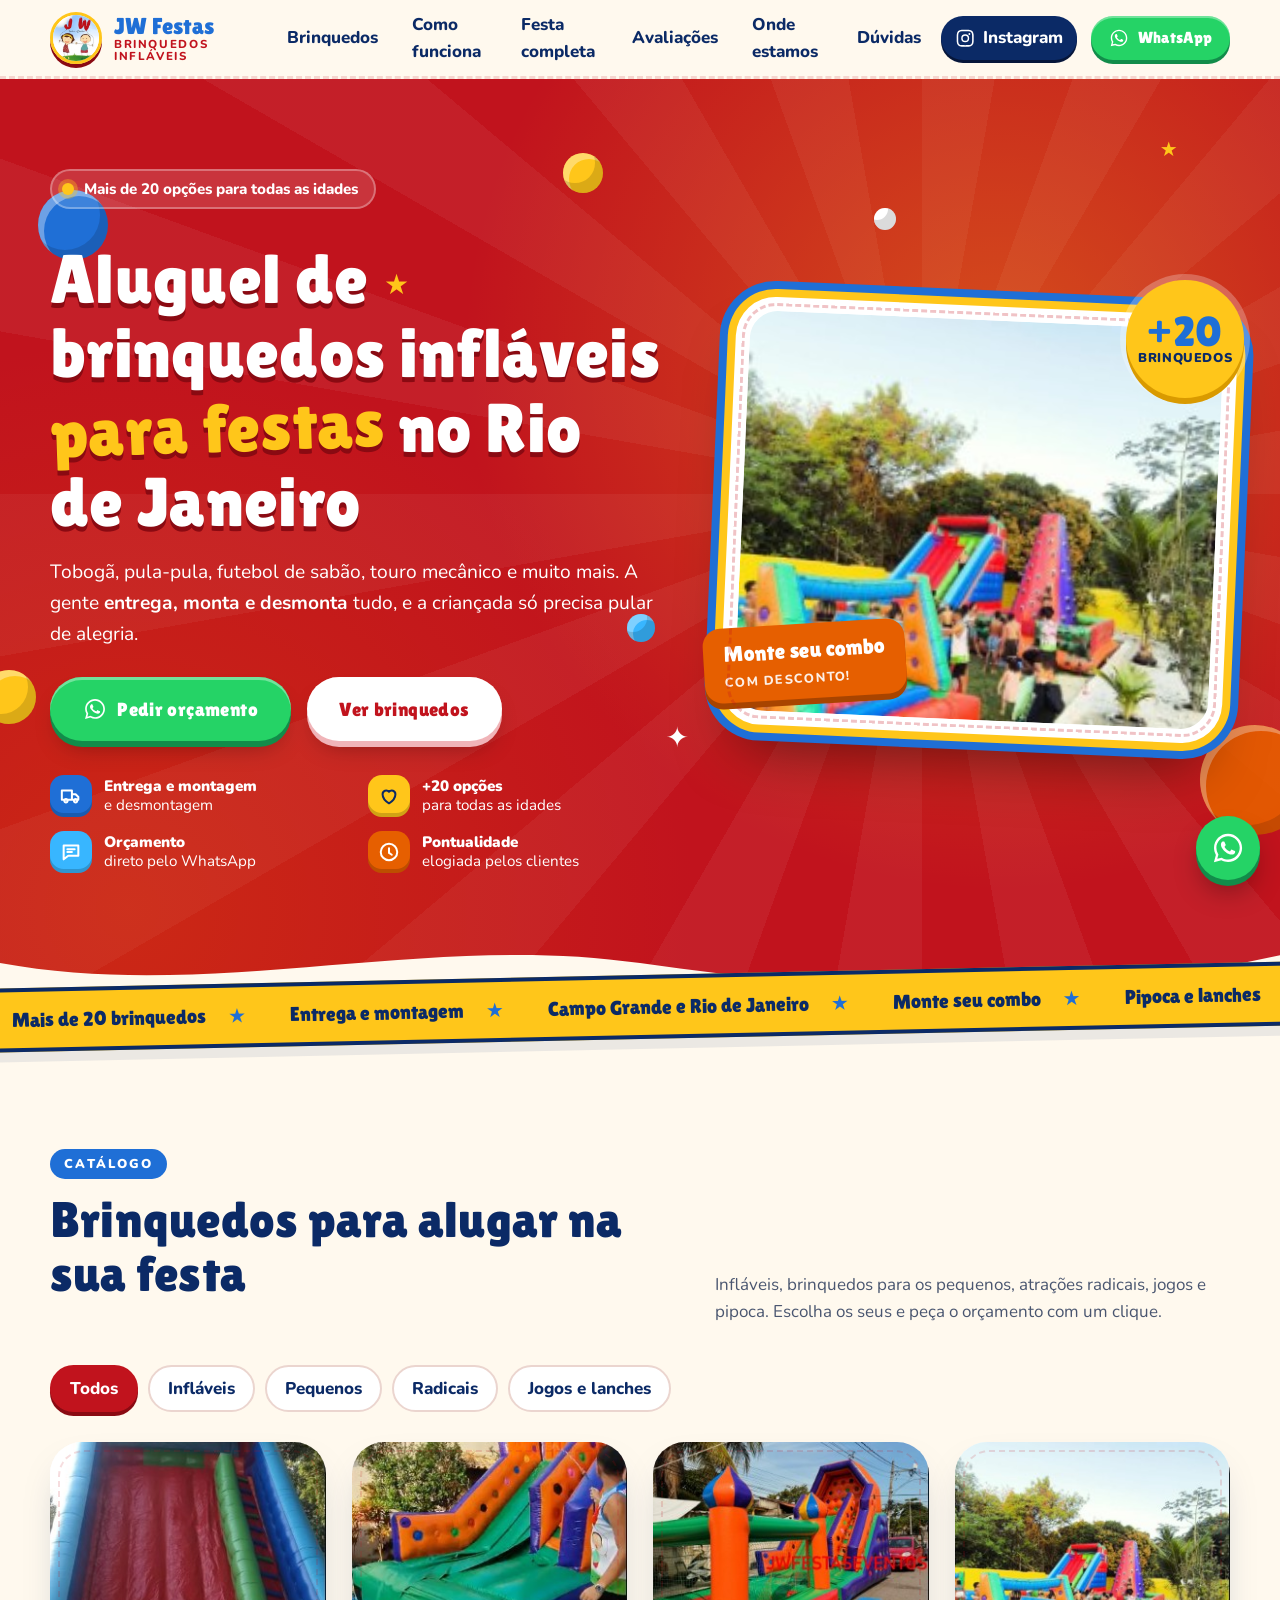
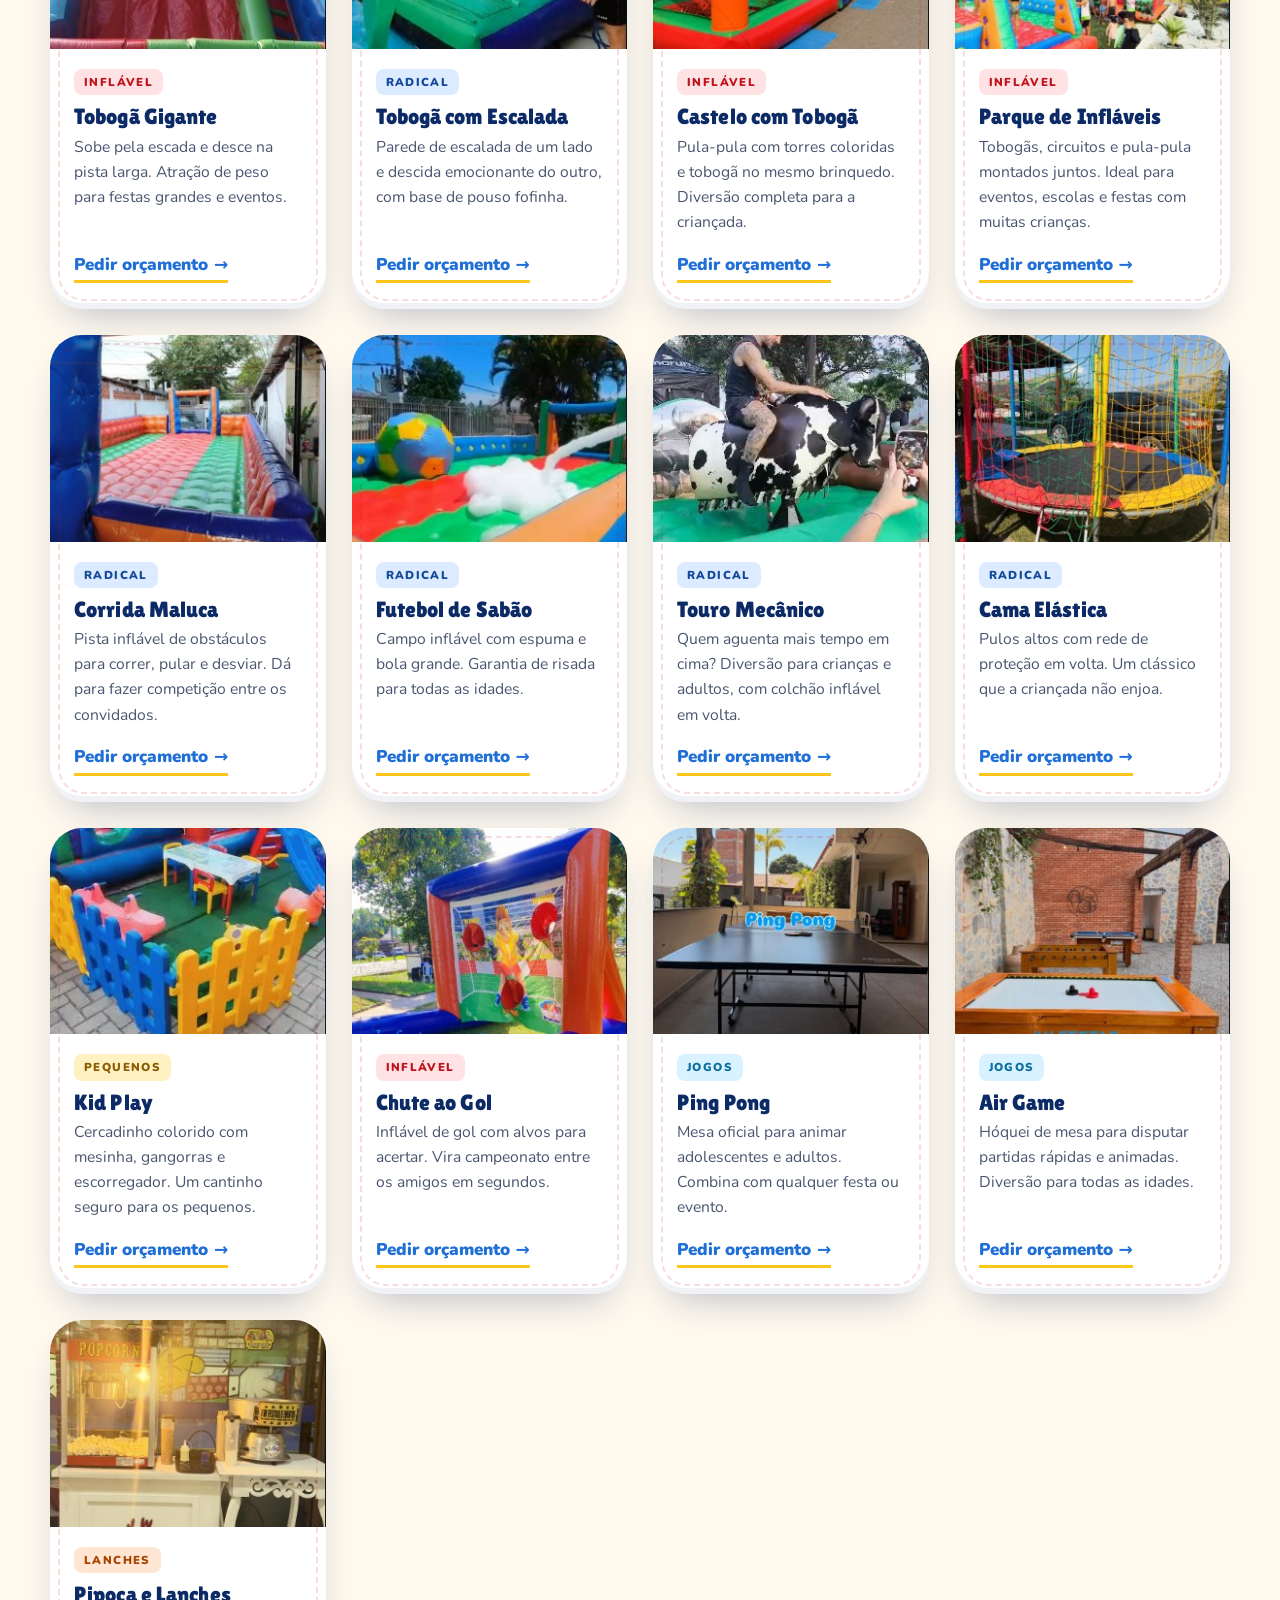
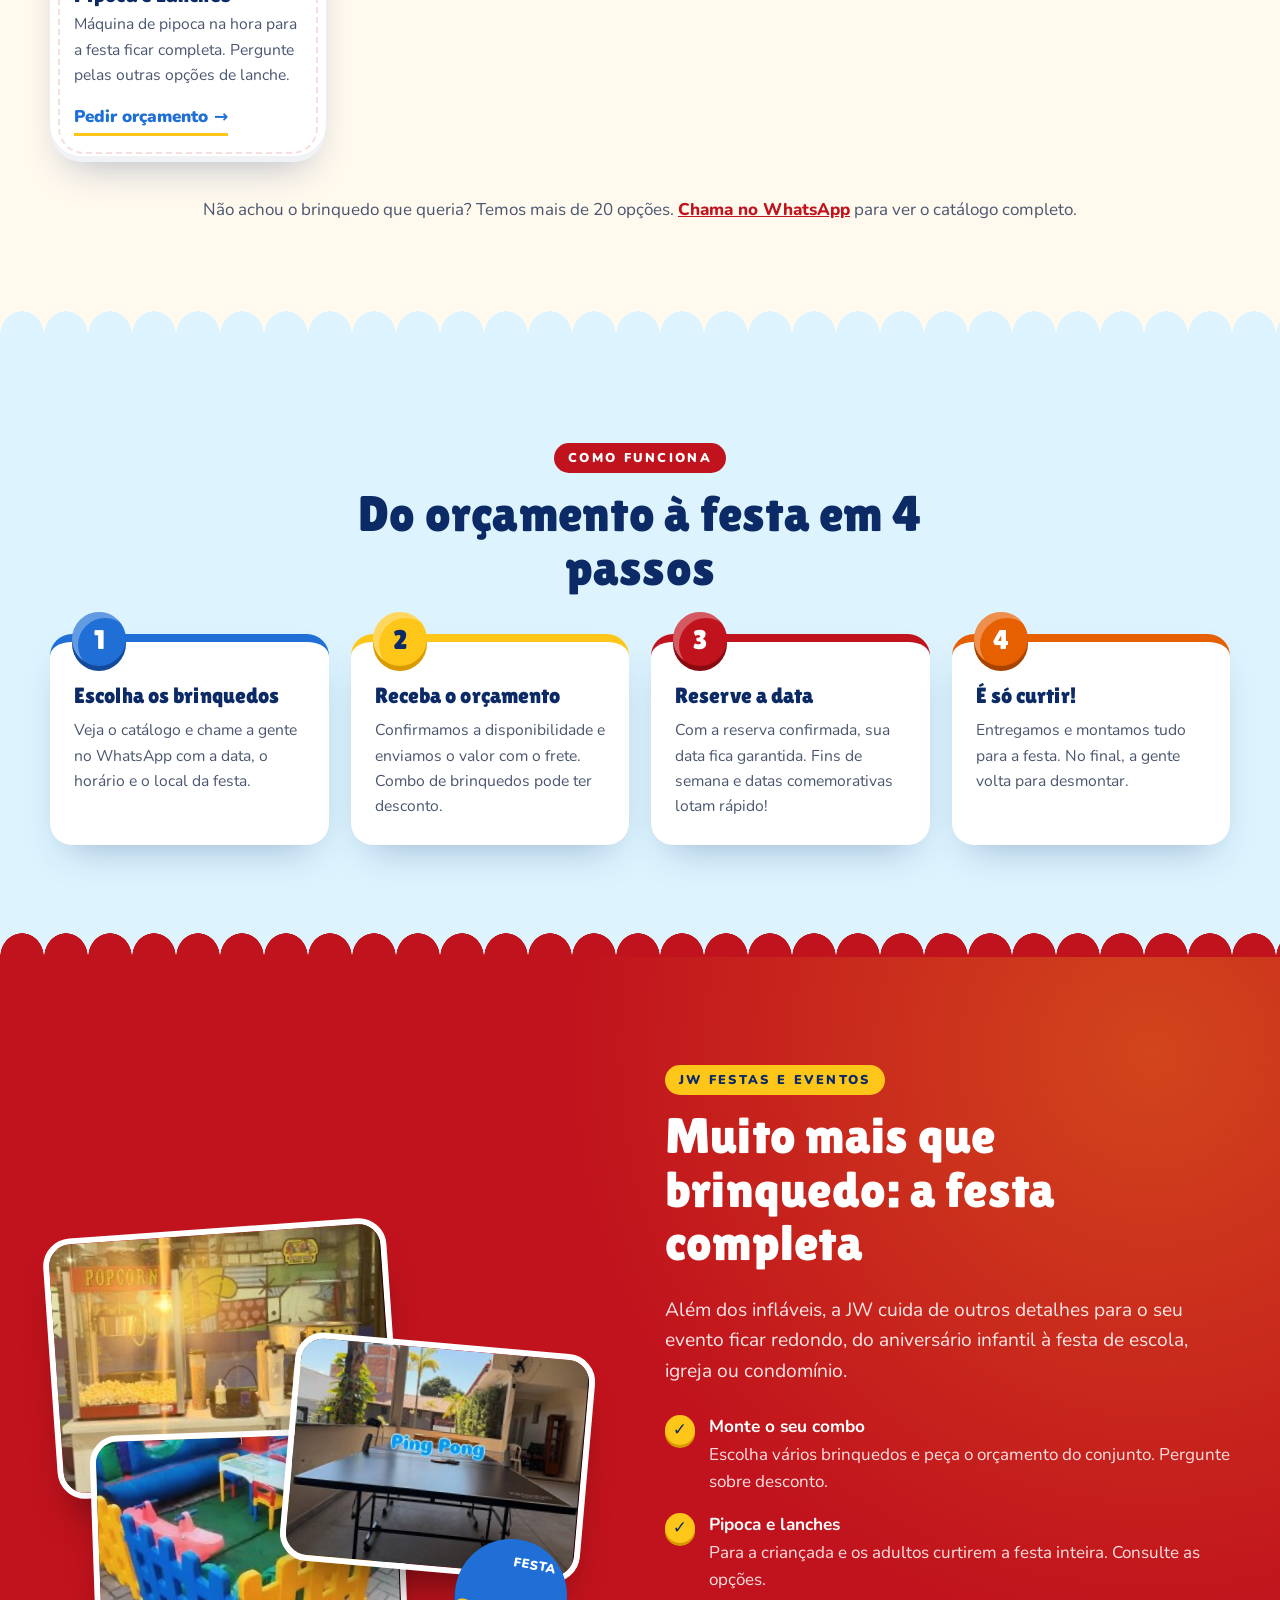
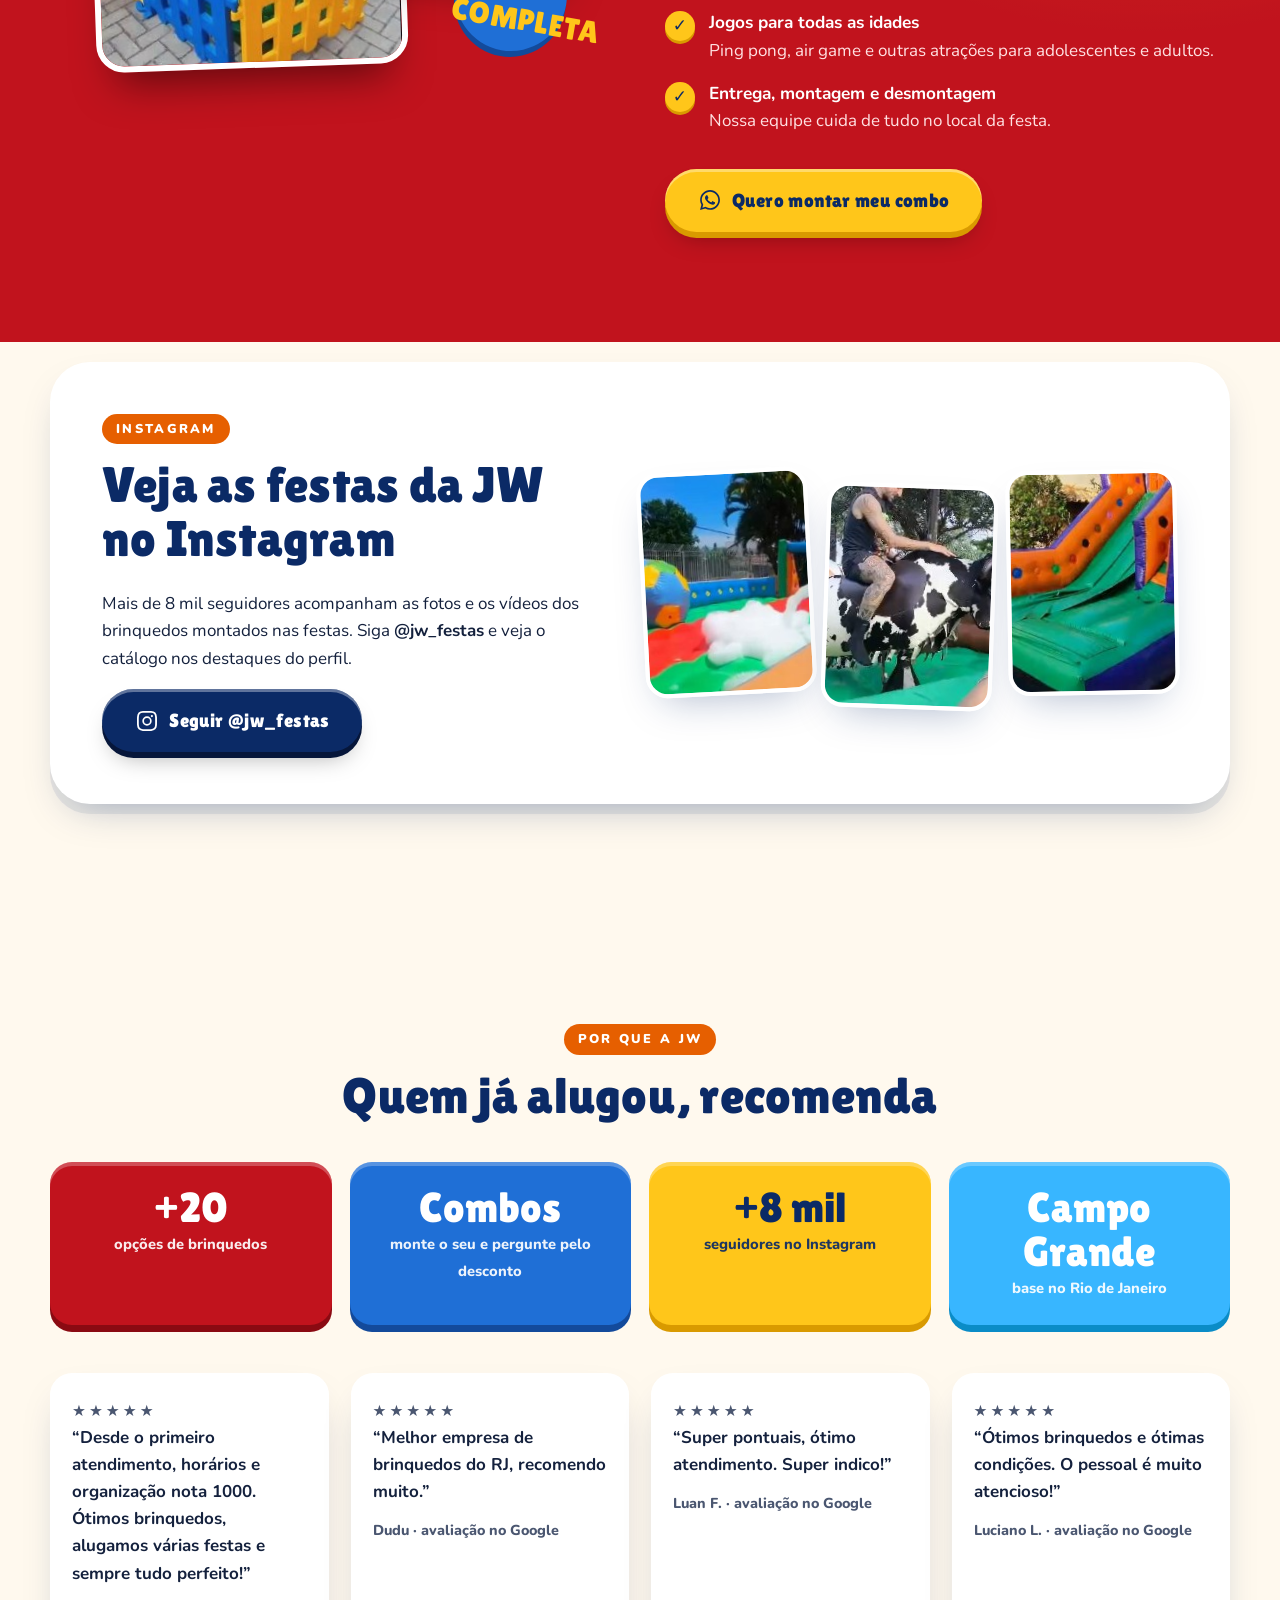
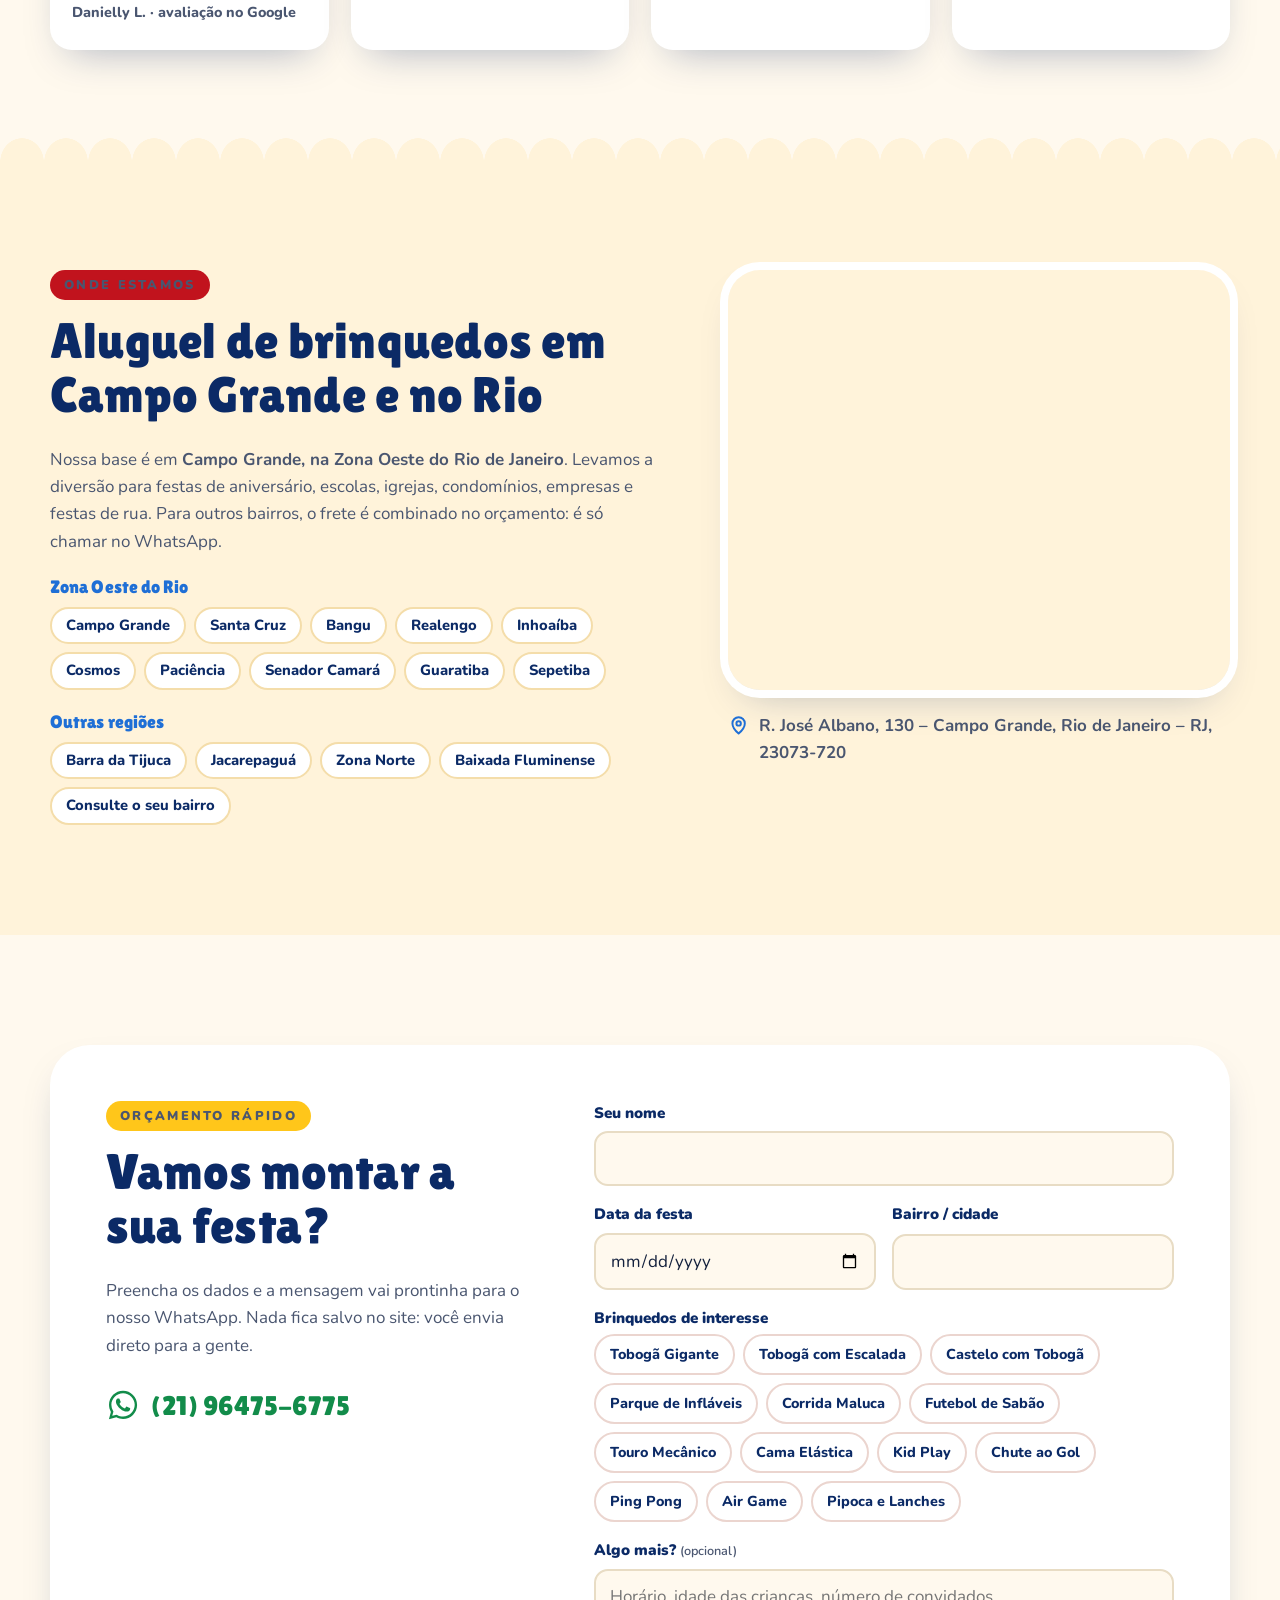
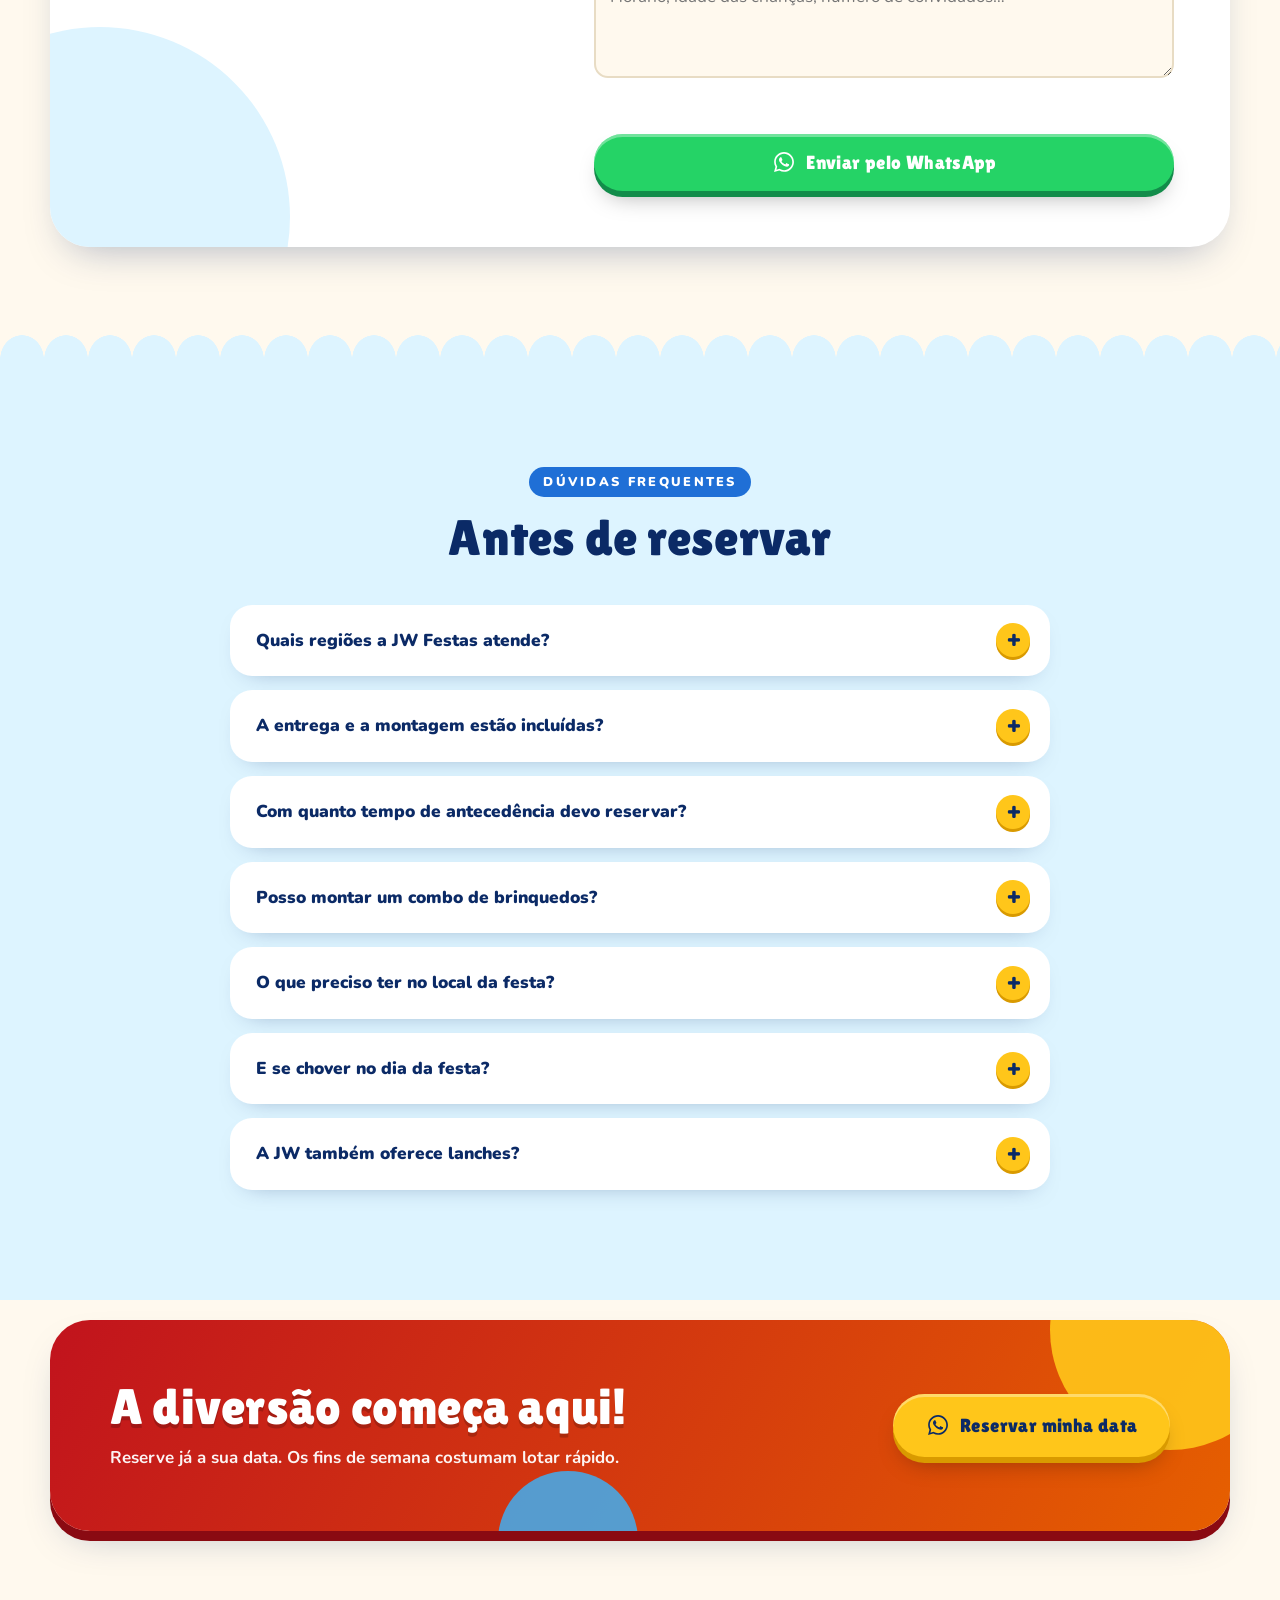
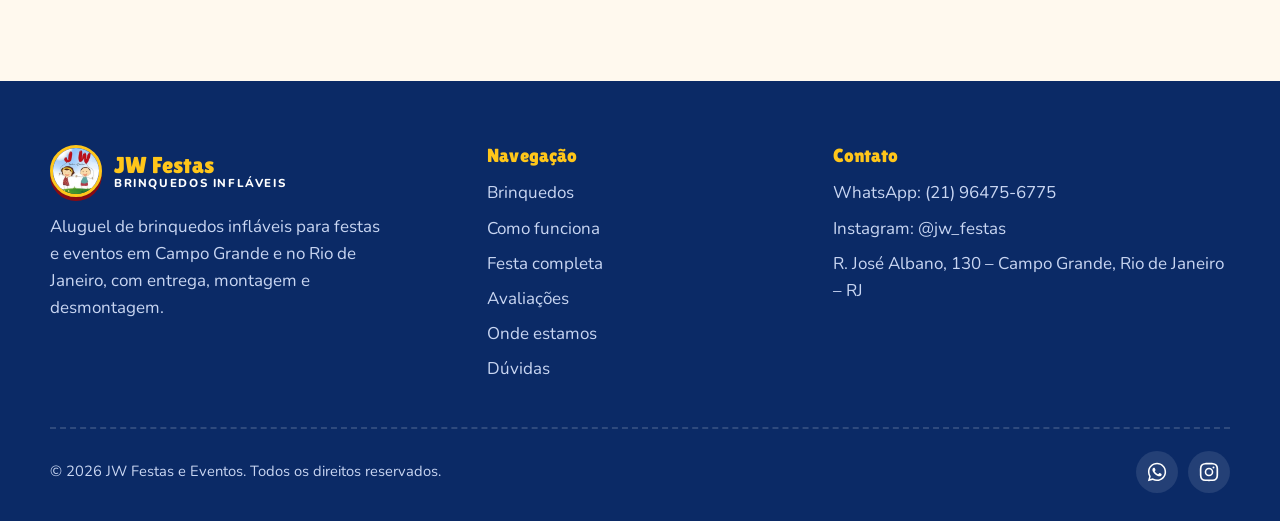
<file: site jw brinquedos/site/index.html>
<!doctype html>
<html lang="pt-BR">
<head>
  <meta charset="utf-8">
  <meta name="viewport" content="width=device-width, initial-scale=1">
  <title>Aluguel de Brinquedos Infláveis em Campo Grande, Rio de Janeiro | JW Festas</title>
  <meta name="description" content="JW Festas e Eventos: aluguel de brinquedos infláveis para festas no Rio de Janeiro, em Campo Grande e região. Mais de 20 opções, entrega, montagem e desmontagem. Peça seu orçamento no WhatsApp!">
  <link rel="canonical" href="https://www.jwfestaseventos.com.br/">
  <meta name="robots" content="index, follow, max-image-preview:large">
  <meta name="theme-color" content="#C1131D">
  <meta name="format-detection" content="telephone=no">

  <!-- Localização (SEO local) -->
  <meta name="geo.region" content="BR-RJ">
  <meta name="geo.placename" content="Campo Grande, Rio de Janeiro">

  <!-- Open Graph / redes sociais -->
  <meta property="og:type" content="website">
  <meta property="og:locale" content="pt_BR">
  <meta property="og:site_name" content="JW Festas e Eventos">
  <meta property="og:title" content="Aluguel de Brinquedos Infláveis no Rio de Janeiro | JW Festas">
  <meta property="og:description" content="Tobogã, pula-pula, futebol de sabão, touro mecânico e muito mais para a sua festa. Mais de 20 opções, com entrega e montagem.">
  <meta property="og:url" content="https://www.jwfestaseventos.com.br/">
  <meta property="og:image" content="https://www.jwfestaseventos.com.br/img/og-image.jpg">
  <meta property="og:image:width" content="1200">
  <meta property="og:image:height" content="630">
  <meta property="og:image:alt" content="JW Festas e Eventos: aluguel de brinquedos infláveis no Rio de Janeiro">
  <meta name="twitter:card" content="summary_large_image">

  <link rel="icon" href="img/icon-32.png" sizes="32x32" type="image/png">
  <link rel="icon" href="img/icon-192.png" sizes="192x192" type="image/png">
  <link rel="apple-touch-icon" href="img/icon-180.png">
  <link rel="manifest" href="site.webmanifest">

  <link rel="preconnect" href="https://fonts.googleapis.com">
  <link rel="preconnect" href="https://fonts.gstatic.com" crossorigin>
  <link rel="stylesheet" href="https://fonts.googleapis.com/css2?family=Lilita+One&family=Nunito:wght@400;600;700;800;900&display=swap">
  <link rel="stylesheet" href="css/style.css">
  <script src="js/main.js" defer></script>

  <!-- Dados estruturados: empresa local -->
  <script type="application/ld+json">
  {
    "@context": "https://schema.org",
    "@graph": [
      {
        "@type": "LocalBusiness",
        "@id": "https://www.jwfestaseventos.com.br/#empresa",
        "name": "JW Festas e Eventos",
        "alternateName": "JW Festas Locação de brinquedos",
        "description": "Aluguel de brinquedos infláveis para festas e eventos no Rio de Janeiro, com mais de 20 opções para todas as idades, entrega, montagem e desmontagem.",
        "url": "https://www.jwfestaseventos.com.br/",
        "logo": "https://www.jwfestaseventos.com.br/img/icon-512.png",
        "image": "https://www.jwfestaseventos.com.br/img/og-image.jpg",
        "telephone": "+55-21-96475-6775",
        "address": {
          "@type": "PostalAddress",
          "streetAddress": "R. José Albano, 130",
          "addressLocality": "Rio de Janeiro",
          "addressRegion": "RJ",
          "postalCode": "23073-720",
          "addressCountry": "BR"
        },
        "areaServed": [
          {"@type": "Place", "name": "Campo Grande, Rio de Janeiro"},
          {"@type": "Place", "name": "Zona Oeste do Rio de Janeiro"},
          {"@type": "City", "name": "Rio de Janeiro"}
        ],
        "sameAs": [
          "https://www.instagram.com/jw_festas/"
        ],
        "hasOfferCatalog": {
          "@type": "OfferCatalog",
          "name": "Brinquedos e serviços para festas",
          "itemListElement": [
            {"@type": "Offer", "itemOffered": {"@type": "Service", "name": "Aluguel de tobogã inflável"}},
            {"@type": "Offer", "itemOffered": {"@type": "Service", "name": "Aluguel de castelo inflável com tobogã"}},
            {"@type": "Offer", "itemOffered": {"@type": "Service", "name": "Aluguel de parque de infláveis"}},
            {"@type": "Offer", "itemOffered": {"@type": "Service", "name": "Aluguel de corrida maluca inflável"}},
            {"@type": "Offer", "itemOffered": {"@type": "Service", "name": "Aluguel de futebol de sabão"}},
            {"@type": "Offer", "itemOffered": {"@type": "Service", "name": "Aluguel de touro mecânico"}},
            {"@type": "Offer", "itemOffered": {"@type": "Service", "name": "Aluguel de cama elástica"}},
            {"@type": "Offer", "itemOffered": {"@type": "Service", "name": "Aluguel de kid play"}},
            {"@type": "Offer", "itemOffered": {"@type": "Service", "name": "Aluguel de ping pong e air game"}},
            {"@type": "Offer", "itemOffered": {"@type": "Service", "name": "Máquina de pipoca e lanches para festas"}}
          ]
        }
      },
      {
        "@type": "WebSite",
        "@id": "https://www.jwfestaseventos.com.br/#site",
        "url": "https://www.jwfestaseventos.com.br/",
        "name": "JW Festas e Eventos",
        "inLanguage": "pt-BR",
        "publisher": {"@id": "https://www.jwfestaseventos.com.br/#empresa"}
      },
      {
        "@type": "FAQPage",
        "mainEntity": [
          {"@type": "Question", "name": "Quais regiões a JW Festas atende?",
           "acceptedAnswer": {"@type": "Answer", "text": "Nossa base é em Campo Grande, na Zona Oeste do Rio de Janeiro, e é lá que o atendimento é mais simples. Para outras regiões do Rio, chame no WhatsApp: o frete é combinado no orçamento."}},
          {"@type": "Question", "name": "A entrega e a montagem estão incluídas?",
           "acceptedAnswer": {"@type": "Answer", "text": "Fazemos a entrega, a montagem e a desmontagem dos brinquedos. O frete depende do local da festa e é informado no orçamento."}},
          {"@type": "Question", "name": "Com quanto tempo de antecedência devo reservar?",
           "acceptedAnswer": {"@type": "Answer", "text": "Quanto antes, melhor: fins de semana e datas como Dia das Crianças, férias e festas juninas lotam rápido. Chame no WhatsApp com a data e o local para confirmar a disponibilidade."}},
          {"@type": "Question", "name": "Posso montar um combo de brinquedos?",
           "acceptedAnswer": {"@type": "Answer", "text": "Pode. Dá para combinar vários brinquedos, e temos mais de 20 opções para todas as idades. Peça o orçamento pelo WhatsApp e pergunte sobre desconto no combo."}},
          {"@type": "Question", "name": "O que preciso ter no local da festa?",
           "acceptedAnswer": {"@type": "Answer", "text": "Um espaço plano do tamanho do brinquedo e uma tomada próxima para o motor dos infláveis. As medidas de cada brinquedo são informadas no orçamento."}},
          {"@type": "Question", "name": "E se chover no dia da festa?",
           "acceptedAnswer": {"@type": "Answer", "text": "Brinquedos infláveis não devem ser usados na chuva, por segurança. Fale com a gente pelo WhatsApp para remarcar a data ou ver outra opção de local coberto."}},
          {"@type": "Question", "name": "A JW também oferece lanches?",
           "acceptedAnswer": {"@type": "Answer", "text": "Sim. Além dos brinquedos, temos pipoca e lanches para a sua festa. Consulte as opções disponíveis no WhatsApp."}}
        ]
      }
    ]
  }
  </script>
</head>
<body>
  <a class="skip" href="#conteudo">Pular para o conteúdo</a>

  <!-- ============ CABEÇALHO ============ -->
  <header class="topbar" id="topo">
    <div class="wrap topbar__in">
      <a class="brand" href="#topo" aria-label="JW Festas e Eventos – início">
        <img src="img/logo.jpg" alt="Logotipo JW Festas e Eventos" width="52" height="52">
        <span class="brand__txt"><strong>JW Festas</strong><small>Brinquedos Infláveis</small></span>
      </a>
      <button class="menu-btn" type="button" aria-expanded="false" aria-controls="menu" aria-label="Abrir menu">
        <span></span><span></span><span></span>
      </button>
      <nav class="nav" id="menu" aria-label="Principal">
        <a href="#brinquedos">Brinquedos</a>
        <a href="#como-funciona">Como funciona</a>
        <a href="#festa-completa">Festa completa</a>
        <a href="#avaliacoes">Avaliações</a>
        <a href="#regioes">Onde estamos</a>
        <a href="#duvidas">Dúvidas</a>
        <a class="nav__ig" href="https://www.instagram.com/jw_festas/" target="_blank" rel="noopener noreferrer" aria-label="Instagram da JW Festas (@jw_festas)"><svg aria-hidden="true"><use href="#i-ig"/></svg><span>Instagram</span></a>
        <a class="btn btn--wa btn--sm" href="https://wa.me/5521964756775?text=Ol%C3%A1%2C%20JW%20Festas!%20Vim%20pelo%20site%20e%20gostaria%20de%20um%20or%C3%A7amento." target="_blank" rel="noopener noreferrer">
          <svg class="ico" aria-hidden="true"><use href="#i-wa"/></svg> WhatsApp
        </a>
      </nav>
    </div>
  </header>

  <main id="conteudo">
    <!-- ============ HERO ============ -->
    <section class="hero" aria-labelledby="hero-title">
      <div class="hero__sky" aria-hidden="true">
        <span class="ball b1"></span><span class="ball b2"></span><span class="ball b3"></span>
        <span class="ball b4"></span><span class="ball b5"></span><span class="ball b6"></span>
        <span class="star s1">★</span><span class="star s2">★</span><span class="star s3">✦</span>
      </div>
      <div class="wrap hero__grid">
        <div class="hero__txt">
          <p class="badge"><span class="badge__dot"></span> Mais de 20 opções para todas as idades</p>
          <h1 id="hero-title">Aluguel de brinquedos infláveis <span class="pop">para festas</span> no Rio de Janeiro</h1>
          <p class="lead">Tobogã, pula-pula, futebol de sabão, touro mecânico e muito mais. A gente <strong>entrega, monta e desmonta</strong> tudo, e a criançada só precisa pular de alegria.</p>
          <div class="hero__cta">
            <a class="btn btn--wa btn--lg" href="https://wa.me/5521964756775?text=Ol%C3%A1%2C%20JW%20Festas!%20Quero%20um%20or%C3%A7amento%20para%20minha%20festa." target="_blank" rel="noopener noreferrer">
              <svg class="ico" aria-hidden="true"><use href="#i-wa"/></svg> Pedir orçamento
            </a>
            <a class="btn btn--ghost btn--lg" href="#brinquedos">Ver brinquedos</a>
          </div>
          <ul class="perks">
            <li><span class="perk__ico perk__ico--cobalt"><svg aria-hidden="true"><use href="#i-truck"/></svg></span><span><b>Entrega e montagem</b>e desmontagem</span></li>
            <li><span class="perk__ico perk__ico--yellow"><svg aria-hidden="true"><use href="#i-heart"/></svg></span><span><b>+20 opções</b>para todas as idades</span></li>
            <li><span class="perk__ico perk__ico--sky"><svg aria-hidden="true"><use href="#i-chat"/></svg></span><span><b>Orçamento</b>direto pelo WhatsApp</span></li>
            <li><span class="perk__ico perk__ico--orange"><svg aria-hidden="true"><use href="#i-clock"/></svg></span><span><b>Pontualidade</b>elogiada pelos clientes</span></li>
          </ul>
        </div>
        <div class="hero__art">
          <div class="puffy">
            <img src="img/brinquedos/parque-inflaveis.jpg" alt="Parque de brinquedos infláveis da JW Festas com tobogãs e pula-pula montado em área aberta" width="284" height="213" fetchpriority="high">
            <span class="puffy__tag">Monte seu combo <em>com desconto!</em></span>
          </div>
          <div class="sticker sticker--years"><b>+20</b>brinquedos</div>
        </div>
      </div>
      <svg class="wave" viewBox="0 0 1440 90" preserveAspectRatio="none" aria-hidden="true"><path d="M0 40 C 240 90 480 0 720 40 S 1200 90 1440 30 V90 H0Z"/></svg>
    </section>

    <!-- ============ FAIXA ============ -->
    <div class="ribbon" aria-hidden="true">
      <div class="ribbon__track">
        <span>Mais de 20 brinquedos</span><span>Entrega e montagem</span><span>Campo Grande e Rio de Janeiro</span><span>Monte seu combo</span><span>Pipoca e lanches</span><span>Orçamento pelo WhatsApp</span>
        <span>Mais de 20 brinquedos</span><span>Entrega e montagem</span><span>Campo Grande e Rio de Janeiro</span><span>Monte seu combo</span><span>Pipoca e lanches</span><span>Orçamento pelo WhatsApp</span>
      </div>
    </div>

    <!-- ============ CATÁLOGO ============ -->
    <section class="section" id="brinquedos" aria-labelledby="cat-title">
      <div class="wrap">
        <div class="head head--split">
          <div>
            <p class="eyebrow eyebrow--cobalt">Catálogo</p>
            <h2 id="cat-title">Brinquedos para alugar na sua festa</h2>
          </div>
          <p class="head__aside">Infláveis, brinquedos para os pequenos, atrações radicais, jogos e pipoca. Escolha os seus e peça o orçamento com um clique.</p>
        </div>

        <div class="filters" role="toolbar" aria-label="Filtrar brinquedos">
          <button type="button" class="chip is-active" data-filter="todos" aria-pressed="true">Todos</button>
          <button type="button" class="chip" data-filter="inflaveis" aria-pressed="false">Infláveis</button>
          <button type="button" class="chip" data-filter="kids" aria-pressed="false">Pequenos</button>
          <button type="button" class="chip" data-filter="radicais" aria-pressed="false">Radicais</button>
          <button type="button" class="chip" data-filter="jogos" aria-pressed="false">Jogos e lanches</button>
        </div>

        <ul class="cards" id="lista-brinquedos">
          <li class="card" data-cat="inflaveis radicais">
            <div class="card__img"><img src="img/brinquedos/toboga-gigante.jpg" alt="Tobogã inflável gigante com escada lateral e pista larga" width="284" height="213" loading="lazy"></div>
            <div class="card__body">
              <span class="tag tag--primary">Inflável</span>
              <h3>Tobogã Gigante</h3>
              <p>Sobe pela escada e desce na pista larga. Atração de peso para festas grandes e eventos.</p>
              <a class="card__cta" href="https://wa.me/5521964756775?text=Ol%C3%A1!%20Quero%20um%20or%C3%A7amento%20do%20Tobog%C3%A3%20Gigante." target="_blank" rel="noopener noreferrer">Pedir orçamento <span aria-hidden="true">→</span></a>
            </div>
          </li>
          <li class="card" data-cat="inflaveis radicais">
            <div class="card__img"><img src="img/brinquedos/toboga-radical.jpg" alt="Tobogã inflável com parede de escalada colorida" width="284" height="213" loading="lazy"></div>
            <div class="card__body">
              <span class="tag tag--cobalt">Radical</span>
              <h3>Tobogã com Escalada</h3>
              <p>Parede de escalada de um lado e descida emocionante do outro, com base de pouso fofinha.</p>
              <a class="card__cta" href="https://wa.me/5521964756775?text=Ol%C3%A1!%20Quero%20um%20or%C3%A7amento%20do%20Tobog%C3%A3%20com%20Escalada." target="_blank" rel="noopener noreferrer">Pedir orçamento <span aria-hidden="true">→</span></a>
            </div>
          </li>
          <li class="card" data-cat="inflaveis kids">
            <div class="card__img"><img src="img/brinquedos/castelo-toboga.jpg" alt="Castelo inflável com torres, pula-pula e tobogã" width="284" height="213" loading="lazy"></div>
            <div class="card__body">
              <span class="tag tag--primary">Inflável</span>
              <h3>Castelo com Tobogã</h3>
              <p>Pula-pula com torres coloridas e tobogã no mesmo brinquedo. Diversão completa para a criançada.</p>
              <a class="card__cta" href="https://wa.me/5521964756775?text=Ol%C3%A1!%20Quero%20um%20or%C3%A7amento%20do%20Castelo%20com%20Tobog%C3%A3." target="_blank" rel="noopener noreferrer">Pedir orçamento <span aria-hidden="true">→</span></a>
            </div>
          </li>
          <li class="card" data-cat="inflaveis kids radicais">
            <div class="card__img"><img src="img/brinquedos/parque-inflaveis.jpg" alt="Parque de infláveis com tobogãs e circuito montado em área aberta" width="284" height="213" loading="lazy"></div>
            <div class="card__body">
              <span class="tag tag--primary">Inflável</span>
              <h3>Parque de Infláveis</h3>
              <p>Tobogãs, circuitos e pula-pula montados juntos. Ideal para eventos, escolas e festas com muitas crianças.</p>
              <a class="card__cta" href="https://wa.me/5521964756775?text=Ol%C3%A1!%20Quero%20um%20or%C3%A7amento%20do%20Parque%20de%20Infl%C3%A1veis." target="_blank" rel="noopener noreferrer">Pedir orçamento <span aria-hidden="true">→</span></a>
            </div>
          </li>
          <li class="card" data-cat="inflaveis radicais">
            <div class="card__img"><img src="img/brinquedos/corrida-maluca.jpg" alt="Corrida Maluca: pista inflável de obstáculos montada em quintal" width="284" height="213" loading="lazy"></div>
            <div class="card__body">
              <span class="tag tag--cobalt">Radical</span>
              <h3>Corrida Maluca</h3>
              <p>Pista inflável de obstáculos para correr, pular e desviar. Dá para fazer competição entre os convidados.</p>
              <a class="card__cta" href="https://wa.me/5521964756775?text=Ol%C3%A1!%20Quero%20um%20or%C3%A7amento%20da%20Corrida%20Maluca." target="_blank" rel="noopener noreferrer">Pedir orçamento <span aria-hidden="true">→</span></a>
            </div>
          </li>
          <li class="card" data-cat="inflaveis radicais">
            <div class="card__img"><img src="img/brinquedos/futebol-sabao.jpg" alt="Futebol de sabão: campo inflável com espuma e bola gigante" width="284" height="213" loading="lazy"></div>
            <div class="card__body">
              <span class="tag tag--cobalt">Radical</span>
              <h3>Futebol de Sabão</h3>
              <p>Campo inflável com espuma e bola grande. Garantia de risada para todas as idades.</p>
              <a class="card__cta" href="https://wa.me/5521964756775?text=Ol%C3%A1!%20Quero%20um%20or%C3%A7amento%20do%20Futebol%20de%20Sab%C3%A3o." target="_blank" rel="noopener noreferrer">Pedir orçamento <span aria-hidden="true">→</span></a>
            </div>
          </li>
          <li class="card" data-cat="radicais">
            <div class="card__img"><img src="img/brinquedos/touro-mecanico.jpg" alt="Touro mecânico com colchão inflável e pessoa montada" width="284" height="213" loading="lazy"></div>
            <div class="card__body">
              <span class="tag tag--cobalt">Radical</span>
              <h3>Touro Mecânico</h3>
              <p>Quem aguenta mais tempo em cima? Diversão para crianças e adultos, com colchão inflável em volta.</p>
              <a class="card__cta" href="https://wa.me/5521964756775?text=Ol%C3%A1!%20Quero%20um%20or%C3%A7amento%20do%20Touro%20Mec%C3%A2nico." target="_blank" rel="noopener noreferrer">Pedir orçamento <span aria-hidden="true">→</span></a>
            </div>
          </li>
          <li class="card" data-cat="kids radicais">
            <div class="card__img"><img src="img/brinquedos/cama-elastica.jpg" alt="Cama elástica com rede de proteção colorida" width="284" height="213" loading="lazy"></div>
            <div class="card__body">
              <span class="tag tag--cobalt">Radical</span>
              <h3>Cama Elástica</h3>
              <p>Pulos altos com rede de proteção em volta. Um clássico que a criançada não enjoa.</p>
              <a class="card__cta" href="https://wa.me/5521964756775?text=Ol%C3%A1!%20Quero%20um%20or%C3%A7amento%20da%20Cama%20El%C3%A1stica." target="_blank" rel="noopener noreferrer">Pedir orçamento <span aria-hidden="true">→</span></a>
            </div>
          </li>
          <li class="card" data-cat="kids">
            <div class="card__img"><img src="img/brinquedos/kid-play.jpg" alt="Kid Play: cercadinho colorido com mesinha, gangorras e escorregador" width="284" height="213" loading="lazy"></div>
            <div class="card__body">
              <span class="tag tag--yellow">Pequenos</span>
              <h3>Kid Play</h3>
              <p>Cercadinho colorido com mesinha, gangorras e escorregador. Um cantinho seguro para os pequenos.</p>
              <a class="card__cta" href="https://wa.me/5521964756775?text=Ol%C3%A1!%20Quero%20um%20or%C3%A7amento%20do%20Kid%20Play." target="_blank" rel="noopener noreferrer">Pedir orçamento <span aria-hidden="true">→</span></a>
            </div>
          </li>
          <li class="card" data-cat="inflaveis kids">
            <div class="card__img"><img src="img/brinquedos/chute-gol.jpg" alt="Inflável de chute ao gol com alvos coloridos" width="284" height="213" loading="lazy"></div>
            <div class="card__body">
              <span class="tag tag--primary">Inflável</span>
              <h3>Chute ao Gol</h3>
              <p>Inflável de gol com alvos para acertar. Vira campeonato entre os amigos em segundos.</p>
              <a class="card__cta" href="https://wa.me/5521964756775?text=Ol%C3%A1!%20Quero%20um%20or%C3%A7amento%20do%20Chute%20ao%20Gol." target="_blank" rel="noopener noreferrer">Pedir orçamento <span aria-hidden="true">→</span></a>
            </div>
          </li>
          <li class="card" data-cat="jogos">
            <div class="card__img"><img src="img/brinquedos/ping-pong.jpg" alt="Mesa de ping pong montada em varanda" width="284" height="213" loading="lazy"></div>
            <div class="card__body">
              <span class="tag tag--sky">Jogos</span>
              <h3>Ping Pong</h3>
              <p>Mesa oficial para animar adolescentes e adultos. Combina com qualquer festa ou evento.</p>
              <a class="card__cta" href="https://wa.me/5521964756775?text=Ol%C3%A1!%20Quero%20um%20or%C3%A7amento%20da%20mesa%20de%20Ping%20Pong." target="_blank" rel="noopener noreferrer">Pedir orçamento <span aria-hidden="true">→</span></a>
            </div>
          </li>
          <li class="card" data-cat="jogos">
            <div class="card__img"><img src="img/brinquedos/air-game.jpg" alt="Mesa de air game (hóquei de mesa) de madeira" width="284" height="213" loading="lazy"></div>
            <div class="card__body">
              <span class="tag tag--sky">Jogos</span>
              <h3>Air Game</h3>
              <p>Hóquei de mesa para disputar partidas rápidas e animadas. Diversão para todas as idades.</p>
              <a class="card__cta" href="https://wa.me/5521964756775?text=Ol%C3%A1!%20Quero%20um%20or%C3%A7amento%20do%20Air%20Game." target="_blank" rel="noopener noreferrer">Pedir orçamento <span aria-hidden="true">→</span></a>
            </div>
          </li>
          <li class="card" data-cat="jogos">
            <div class="card__img"><img src="img/brinquedos/pipoca.jpg" alt="Máquina de pipoca e máquina de algodão-doce com a marca JW Festas e Eventos" width="284" height="213" loading="lazy"></div>
            <div class="card__body">
              <span class="tag tag--orange">Lanches</span>
              <h3>Pipoca e Lanches</h3>
              <p>Máquina de pipoca na hora para a festa ficar completa. Pergunte pelas outras opções de lanche.</p>
              <a class="card__cta" href="https://wa.me/5521964756775?text=Ol%C3%A1!%20Quero%20um%20or%C3%A7amento%20de%20pipoca%20e%20lanches%20para%20a%20festa." target="_blank" rel="noopener noreferrer">Pedir orçamento <span aria-hidden="true">→</span></a>
            </div>
          </li>
        </ul>
        <p class="note">Não achou o brinquedo que queria? Temos mais de 20 opções. <a href="https://wa.me/5521964756775?text=Ol%C3%A1!%20Voc%C3%AAs%20t%C3%AAm%20outros%20brinquedos%20dispon%C3%ADveis%3F" target="_blank" rel="noopener noreferrer">Chama no WhatsApp</a> para ver o catálogo completo.</p>
      </div>
    </section>

    <!-- ============ COMO FUNCIONA ============ -->
    <section class="section section--sky" id="como-funciona" aria-labelledby="steps-title">
      <div class="wrap">
        <div class="head head--center">
          <p class="eyebrow eyebrow--primary">Como funciona</p>
          <h2 id="steps-title">Do orçamento à festa em 4 passos</h2>
        </div>
        <ol class="steps">
          <li class="step step--cobalt">
            <span class="step__num">1</span>
            <h3>Escolha os brinquedos</h3>
            <p>Veja o catálogo e chame a gente no WhatsApp com a data, o horário e o local da festa.</p>
          </li>
          <li class="step step--yellow">
            <span class="step__num">2</span>
            <h3>Receba o orçamento</h3>
            <p>Confirmamos a disponibilidade e enviamos o valor com o frete. Combo de brinquedos pode ter desconto.</p>
          </li>
          <li class="step step--primary">
            <span class="step__num">3</span>
            <h3>Reserve a data</h3>
            <p>Com a reserva confirmada, sua data fica garantida. Fins de semana e datas comemorativas lotam rápido!</p>
          </li>
          <li class="step step--orange">
            <span class="step__num">4</span>
            <h3>É só curtir!</h3>
            <p>Entregamos e montamos tudo para a festa. No final, a gente volta para desmontar.</p>
          </li>
        </ol>
      </div>
    </section>

    <!-- ============ FESTA COMPLETA ============ -->
    <section class="section section--primary" id="festa-completa" aria-labelledby="fab-title">
      <div class="wrap fab">
        <div class="fab__art" aria-hidden="true">
          <div class="fab__tile fab__tile--1"><img src="img/brinquedos/pipoca.jpg" alt="" width="284" height="213" loading="lazy"></div>
          <div class="fab__tile fab__tile--2"><img src="img/brinquedos/ping-pong.jpg" alt="" width="284" height="213" loading="lazy"></div>
          <div class="fab__tile fab__tile--3"><img src="img/brinquedos/kid-play.jpg" alt="" width="284" height="213" loading="lazy"></div>
          <div class="sticker sticker--rj">Festa<br><b>completa</b></div>
        </div>
        <div class="fab__txt">
          <p class="eyebrow eyebrow--yellow">JW Festas e Eventos</p>
          <h2 id="fab-title">Muito mais que brinquedo: a festa completa</h2>
          <p class="lead lead--light">Além dos infláveis, a JW cuida de outros detalhes para o seu evento ficar redondo, do aniversário infantil à festa de escola, igreja ou condomínio.</p>
          <ul class="checks">
            <li><b>Monte o seu combo</b>Escolha vários brinquedos e peça o orçamento do conjunto. Pergunte sobre desconto.</li>
            <li><b>Pipoca e lanches</b>Para a criançada e os adultos curtirem a festa inteira. Consulte as opções.</li>
            <li><b>Jogos para todas as idades</b>Ping pong, air game e outras atrações para adolescentes e adultos.</li>
            <li><b>Entrega, montagem e desmontagem</b>Nossa equipe cuida de tudo no local da festa.</li>
          </ul>
          <a class="btn btn--yellow btn--lg" href="https://wa.me/5521964756775?text=Ol%C3%A1!%20Quero%20montar%20um%20combo%20para%20a%20minha%20festa." target="_blank" rel="noopener noreferrer">
            <svg class="ico" aria-hidden="true"><use href="#i-wa"/></svg> Quero montar meu combo
          </a>
        </div>
      </div>
    </section>

    <!-- ============ INSTAGRAM ============ -->
    <section class="section section--tight" id="instagram" aria-labelledby="ig-title">
      <div class="wrap">
        <div class="igband">
          <div class="igband__txt">
            <p class="eyebrow eyebrow--orange">Instagram</p>
            <h2 id="ig-title">Veja as festas da JW no Instagram</h2>
            <p>Mais de 8 mil seguidores acompanham as fotos e os vídeos dos brinquedos montados nas festas. Siga <strong>@jw_festas</strong> e veja o catálogo nos destaques do perfil.</p>
            <a class="btn btn--ig btn--lg" href="https://www.instagram.com/jw_festas/" target="_blank" rel="noopener noreferrer">
              <svg class="ico" aria-hidden="true"><use href="#i-ig"/></svg> Seguir @jw_festas
            </a>
          </div>
          <ul class="igband__pics">
            <li><a href="https://www.instagram.com/jw_festas/" target="_blank" rel="noopener noreferrer" aria-label="Ver mais no Instagram da JW Festas"><img src="img/brinquedos/futebol-sabao.jpg" alt="Futebol de sabão montado em uma festa" width="284" height="213" loading="lazy"></a></li>
            <li><a href="https://www.instagram.com/jw_festas/" target="_blank" rel="noopener noreferrer" aria-label="Ver mais no Instagram da JW Festas"><img src="img/brinquedos/touro-mecanico.jpg" alt="Touro mecânico em uma festa" width="284" height="213" loading="lazy"></a></li>
            <li><a href="https://www.instagram.com/jw_festas/" target="_blank" rel="noopener noreferrer" aria-label="Ver mais no Instagram da JW Festas"><img src="img/brinquedos/toboga-radical.jpg" alt="Tobogã com parede de escalada em uma festa" width="284" height="213" loading="lazy"></a></li>
          </ul>
        </div>
      </div>
    </section>

    <!-- ============ NÚMEROS / AVALIAÇÕES ============ -->
    <section class="section" id="avaliacoes" aria-labelledby="why-title">
      <div class="wrap">
        <div class="head head--center">
          <p class="eyebrow eyebrow--orange">Por que a JW</p>
          <h2 id="why-title">Quem já alugou, recomenda</h2>
        </div>
        <div class="stats">
          <div class="stat stat--primary"><b>+20</b><span>opções de brinquedos</span></div>
          <div class="stat stat--cobalt"><b>Combos</b><span>monte o seu e pergunte pelo desconto</span></div>
          <div class="stat stat--yellow"><b>+8 mil</b><span>seguidores no Instagram</span></div>
          <div class="stat stat--sky"><b>Campo Grande</b><span>base no Rio de Janeiro</span></div>
        </div>
        <div class="why">
          <article class="why__item">
            <p class="stars" aria-label="5 estrelas">★★★★★</p>
            <blockquote>“Desde o primeiro atendimento, horários e organização nota 1000. Ótimos brinquedos, alugamos várias festas e sempre tudo perfeito!”</blockquote>
            <p class="who">Danielly L. · avaliação no Google</p>
          </article>
          <article class="why__item">
            <p class="stars" aria-label="5 estrelas">★★★★★</p>
            <blockquote>“Melhor empresa de brinquedos do RJ, recomendo muito.”</blockquote>
            <p class="who">Dudu · avaliação no Google</p>
          </article>
          <article class="why__item">
            <p class="stars" aria-label="5 estrelas">★★★★★</p>
            <blockquote>“Super pontuais, ótimo atendimento. Super indico!”</blockquote>
            <p class="who">Luan F. · avaliação no Google</p>
          </article>
          <article class="why__item">
            <p class="stars" aria-label="5 estrelas">★★★★★</p>
            <blockquote>“Ótimos brinquedos e ótimas condições. O pessoal é muito atencioso!”</blockquote>
            <p class="who">Luciano L. · avaliação no Google</p>
          </article>
        </div>
      </div>
    </section>

    <!-- ============ REGIÕES ============ -->
    <section class="section section--cream" id="regioes" aria-labelledby="reg-title">
      <div class="wrap reg">
        <div class="reg__txt">
          <p class="eyebrow eyebrow--primary">Onde estamos</p>
          <h2 id="reg-title">Aluguel de brinquedos em Campo Grande e no Rio</h2>
          <p>Nossa base é em <strong>Campo Grande, na Zona Oeste do Rio de Janeiro</strong>. Levamos a diversão para festas de aniversário, escolas, igrejas, condomínios, empresas e festas de rua. Para outros bairros, o frete é combinado no orçamento: é só chamar no WhatsApp.</p>
          <h3 class="reg__sub">Zona Oeste do Rio</h3>
          <ul class="places">
            <li>Campo Grande</li><li>Santa Cruz</li><li>Bangu</li><li>Realengo</li><li>Inhoaíba</li><li>Cosmos</li><li>Paciência</li><li>Senador Camará</li><li>Guaratiba</li><li>Sepetiba</li>
          </ul>
          <h3 class="reg__sub">Outras regiões</h3>
          <ul class="places">
            <li>Barra da Tijuca</li><li>Jacarepaguá</li><li>Zona Norte</li><li>Baixada Fluminense</li><li>Consulte o seu bairro</li>
          </ul>
        </div>
        <div class="reg__map">
          <iframe title="Mapa: JW Festas e Eventos em Campo Grande, Rio de Janeiro" src="https://www.google.com/maps?q=R.%20Jos%C3%A9%20Albano%2C%20130%2C%20Campo%20Grande%2C%20Rio%20de%20Janeiro%20-%20RJ%2C%2023073-720&amp;output=embed" width="600" height="450" loading="lazy" referrerpolicy="no-referrer-when-downgrade"></iframe>
          <address>
            <svg class="ico" aria-hidden="true"><use href="#i-pin"/></svg>
            R. José Albano, 130 – Campo Grande, Rio de Janeiro – RJ, 23073-720
          </address>
        </div>
      </div>
    </section>

    <!-- ============ ORÇAMENTO ============ -->
    <section class="section" id="orcamento" aria-labelledby="orc-title">
      <div class="wrap">
        <div class="quote">
          <div class="quote__txt">
            <p class="eyebrow eyebrow--yellow">Orçamento rápido</p>
            <h2 id="orc-title">Vamos montar a sua festa?</h2>
            <p>Preencha os dados e a mensagem vai prontinha para o nosso WhatsApp. Nada fica salvo no site: você envia direto para a gente.</p>
            <a class="quote__phone" href="https://wa.me/5521964756775" target="_blank" rel="noopener noreferrer">
              <svg class="ico" aria-hidden="true"><use href="#i-wa"/></svg> (21) 96475-6775
            </a>
          </div>
          <form class="form" id="form-orcamento" novalidate>
            <div class="field">
              <label for="f-nome">Seu nome</label>
              <input id="f-nome" name="nome" type="text" autocomplete="given-name" maxlength="60" required>
            </div>
            <div class="field-row">
              <div class="field">
                <label for="f-data">Data da festa</label>
                <input id="f-data" name="data" type="date" required>
              </div>
              <div class="field">
                <label for="f-cidade">Bairro / cidade</label>
                <input id="f-cidade" name="cidade" type="text" autocomplete="address-level2" maxlength="60" required>
              </div>
            </div>
            <fieldset class="field">
              <legend>Brinquedos de interesse</legend>
              <div class="picks">
                <label><input type="checkbox" name="brinquedo" value="Tobogã Gigante"><span>Tobogã Gigante</span></label>
                <label><input type="checkbox" name="brinquedo" value="Tobogã com Escalada"><span>Tobogã com Escalada</span></label>
                <label><input type="checkbox" name="brinquedo" value="Castelo com Tobogã"><span>Castelo com Tobogã</span></label>
                <label><input type="checkbox" name="brinquedo" value="Parque de Infláveis"><span>Parque de Infláveis</span></label>
                <label><input type="checkbox" name="brinquedo" value="Corrida Maluca"><span>Corrida Maluca</span></label>
                <label><input type="checkbox" name="brinquedo" value="Futebol de Sabão"><span>Futebol de Sabão</span></label>
                <label><input type="checkbox" name="brinquedo" value="Touro Mecânico"><span>Touro Mecânico</span></label>
                <label><input type="checkbox" name="brinquedo" value="Cama Elástica"><span>Cama Elástica</span></label>
                <label><input type="checkbox" name="brinquedo" value="Kid Play"><span>Kid Play</span></label>
                <label><input type="checkbox" name="brinquedo" value="Chute ao Gol"><span>Chute ao Gol</span></label>
                <label><input type="checkbox" name="brinquedo" value="Ping Pong"><span>Ping Pong</span></label>
                <label><input type="checkbox" name="brinquedo" value="Air Game"><span>Air Game</span></label>
                <label><input type="checkbox" name="brinquedo" value="Pipoca e Lanches"><span>Pipoca e Lanches</span></label>
              </div>
            </fieldset>
            <div class="field">
              <label for="f-obs">Algo mais? <small>(opcional)</small></label>
              <textarea id="f-obs" name="obs" rows="3" maxlength="400" placeholder="Horário, idade das crianças, número de convidados…"></textarea>
            </div>
            <p class="form__msg" id="form-msg" role="alert" aria-live="polite"></p>
            <button class="btn btn--wa btn--lg btn--block" type="submit">
              <svg class="ico" aria-hidden="true"><use href="#i-wa"/></svg> Enviar pelo WhatsApp
            </button>
          </form>
        </div>
      </div>
    </section>

    <!-- ============ FAQ ============ -->
    <section class="section section--sky" id="duvidas" aria-labelledby="faq-title">
      <div class="wrap wrap--narrow">
        <div class="head head--center">
          <p class="eyebrow eyebrow--cobalt">Dúvidas frequentes</p>
          <h2 id="faq-title">Antes de reservar</h2>
        </div>
        <div class="faq">
          <details>
            <summary>Quais regiões a JW Festas atende?</summary>
            <p>Nossa base é em Campo Grande, na Zona Oeste do Rio de Janeiro, e é lá que o atendimento é mais simples. Para outras regiões do Rio, chame no WhatsApp: o frete é combinado no orçamento.</p>
          </details>
          <details>
            <summary>A entrega e a montagem estão incluídas?</summary>
            <p>Fazemos a entrega, a montagem e a desmontagem dos brinquedos. O frete depende do local da festa e é informado no orçamento.</p>
          </details>
          <details>
            <summary>Com quanto tempo de antecedência devo reservar?</summary>
            <p>Quanto antes, melhor: fins de semana e datas como Dia das Crianças, férias e festas juninas lotam rápido. Chame no WhatsApp com a data e o local para confirmar a disponibilidade.</p>
          </details>
          <details>
            <summary>Posso montar um combo de brinquedos?</summary>
            <p>Pode. Dá para combinar vários brinquedos, e temos mais de 20 opções para todas as idades. Peça o orçamento pelo WhatsApp e pergunte sobre desconto no combo.</p>
          </details>
          <details>
            <summary>O que preciso ter no local da festa?</summary>
            <p>Um espaço plano do tamanho do brinquedo e uma tomada próxima para o motor dos infláveis. As medidas de cada brinquedo são informadas no orçamento.</p>
          </details>
          <details>
            <summary>E se chover no dia da festa?</summary>
            <p>Brinquedos infláveis não devem ser usados na chuva, por segurança. Fale com a gente pelo WhatsApp para remarcar a data ou ver outra opção de local coberto.</p>
          </details>
          <details>
            <summary>A JW também oferece lanches?</summary>
            <p>Sim. Além dos brinquedos, temos pipoca e lanches para a sua festa. Consulte as opções disponíveis no WhatsApp.</p>
          </details>
        </div>
      </div>
    </section>

    <!-- ============ CTA FINAL ============ -->
    <section class="section section--tight" aria-labelledby="cta-title">
      <div class="wrap">
        <div class="cta">
          <span class="cta__blob cta__blob--1" aria-hidden="true"></span>
          <span class="cta__blob cta__blob--2" aria-hidden="true"></span>
          <div class="cta__txt">
            <h2 id="cta-title">A diversão começa aqui!</h2>
            <p>Reserve já a sua data. Os fins de semana costumam lotar rápido.</p>
          </div>
          <a class="btn btn--yellow btn--lg" href="https://wa.me/5521964756775?text=Ol%C3%A1%2C%20JW%20Festas!%20Quero%20reservar%20uma%20data." target="_blank" rel="noopener noreferrer">
            <svg class="ico" aria-hidden="true"><use href="#i-wa"/></svg> Reservar minha data
          </a>
        </div>
      </div>
    </section>
  </main>

  <!-- ============ RODAPÉ ============ -->
  <footer class="footer">
    <div class="wrap footer__grid">
      <div>
        <a class="brand brand--light" href="#topo">
          <img src="img/logo.jpg" alt="" width="52" height="52" loading="lazy">
          <span class="brand__txt"><strong>JW Festas</strong><small>Brinquedos Infláveis</small></span>
        </a>
        <p>Aluguel de brinquedos infláveis para festas e eventos em Campo Grande e no Rio de Janeiro, com entrega, montagem e desmontagem.</p>
      </div>
      <nav aria-label="Rodapé">
        <h2 class="footer__h">Navegação</h2>
        <ul>
          <li><a href="#brinquedos">Brinquedos</a></li>
          <li><a href="#como-funciona">Como funciona</a></li>
          <li><a href="#festa-completa">Festa completa</a></li>
          <li><a href="#avaliacoes">Avaliações</a></li>
          <li><a href="#regioes">Onde estamos</a></li>
          <li><a href="#duvidas">Dúvidas</a></li>
        </ul>
      </nav>
      <div>
        <h2 class="footer__h">Contato</h2>
        <ul>
          <li><a href="https://wa.me/5521964756775" target="_blank" rel="noopener noreferrer">WhatsApp: (21) 96475-6775</a></li>
          <li><a href="https://www.instagram.com/jw_festas/" target="_blank" rel="noopener noreferrer">Instagram: @jw_festas</a></li>
          <li>R. José Albano, 130 – Campo Grande, Rio de Janeiro – RJ</li>
        </ul>
      </div>
    </div>
    <div class="wrap footer__bottom">
      <p>© <span id="ano">2026</span> JW Festas e Eventos. Todos os direitos reservados.</p>
      <div class="social">
        <a href="https://wa.me/5521964756775" target="_blank" rel="noopener noreferrer" aria-label="WhatsApp"><svg aria-hidden="true"><use href="#i-wa"/></svg></a>
        <a href="https://www.instagram.com/jw_festas/" target="_blank" rel="noopener noreferrer" aria-label="Instagram"><svg aria-hidden="true"><use href="#i-ig"/></svg></a>
      </div>
    </div>
  </footer>

  <!-- Botão flutuante de WhatsApp -->
  <a class="float-wa" href="https://wa.me/5521964756775?text=Ol%C3%A1%2C%20JW%20Festas!%20Vim%20pelo%20site." target="_blank" rel="noopener noreferrer" aria-label="Falar no WhatsApp">
    <svg aria-hidden="true"><use href="#i-wa"/></svg>
    <span class="float-wa__tip">Fale com a gente!</span>
  </a>

  <!-- Ícones -->
  <svg class="sprite" xmlns="http://www.w3.org/2000/svg" aria-hidden="true">
    <symbol id="i-wa" viewBox="0 0 24 24"><path fill="currentColor" d="M12.04 2C6.58 2 2.13 6.45 2.13 11.91c0 1.75.46 3.45 1.32 4.95L2.05 22l5.25-1.38c1.45.79 3.08 1.21 4.74 1.21 5.46 0 9.91-4.45 9.91-9.91S17.5 2 12.04 2zm0 18.15c-1.48 0-2.93-.4-4.2-1.15l-.3-.18-3.12.82.83-3.04-.2-.31a8.24 8.24 0 0 1-1.26-4.38c0-4.54 3.7-8.24 8.24-8.24 4.54 0 8.24 3.7 8.24 8.24 0 4.54-3.7 8.24-8.23 8.24zm4.52-6.16c-.25-.12-1.47-.72-1.69-.81-.23-.08-.39-.12-.56.12-.17.25-.64.81-.78.97-.14.17-.29.19-.54.06-.25-.12-1.05-.39-1.99-1.23-.74-.66-1.23-1.47-1.38-1.72-.14-.25-.02-.38.11-.51.11-.11.25-.29.37-.43.12-.14.17-.25.25-.41.08-.17.04-.31-.02-.43-.06-.12-.56-1.34-.76-1.84-.2-.48-.41-.42-.56-.43h-.48c-.17 0-.43.06-.66.31-.23.25-.86.85-.86 2.07 0 1.22.89 2.4 1.01 2.56.12.17 1.75 2.67 4.23 3.74.59.26 1.05.41 1.41.52.59.19 1.13.16 1.56.1.48-.07 1.47-.6 1.67-1.18.21-.58.21-1.07.14-1.18-.06-.1-.22-.16-.47-.28z"/></symbol>
    <symbol id="i-ig" viewBox="0 0 24 24"><path fill="currentColor" d="M12 7.3a4.7 4.7 0 1 0 0 9.4 4.7 4.7 0 0 0 0-9.4zm0 7.7a3 3 0 1 1 0-6 3 3 0 0 1 0 6zm6-7.9a1.1 1.1 0 1 1-2.2 0 1.1 1.1 0 0 1 2.2 0zM12 3.8c2.7 0 3 0 4 .06 2.7.12 4 1.43 4.1 4.1.05 1.06.06 1.37.06 4.04s0 3-.06 4.04c-.12 2.7-1.4 4-4.1 4.1-1.06.05-1.37.06-4 .06s-3 0-4.04-.06c-2.72-.12-4-1.42-4.1-4.1C3.8 15 3.8 14.7 3.8 12s0-3 .06-4.04C3.98 5.26 5.26 3.98 7.96 3.86 9 3.8 9.3 3.8 12 3.8zM12 2c-2.7 0-3.05 0-4.12.06C4.24 2.23 2.23 4.24 2.06 7.88 2 8.95 2 9.3 2 12s0 3.05.06 4.12c.17 3.64 2.18 5.65 5.82 5.82C8.95 22 9.3 22 12 22s3.05 0 4.12-.06c3.63-.17 5.66-2.18 5.82-5.82C22 15.05 22 14.7 22 12s0-3.05-.06-4.12c-.16-3.63-2.18-5.65-5.82-5.82C15.05 2 14.7 2 12 2z"/></symbol>
    <symbol id="i-truck" viewBox="0 0 24 24"><path fill="none" stroke="currentColor" stroke-width="2.2" stroke-linecap="round" stroke-linejoin="round" d="M2 6h11v10H2zM13 10h4l3 3v3h-7M6.5 19a1.8 1.8 0 1 0 0-3.6 1.8 1.8 0 0 0 0 3.6zM17 19a1.8 1.8 0 1 0 0-3.6A1.8 1.8 0 0 0 17 19z"/></symbol>
    <symbol id="i-heart" viewBox="0 0 24 24"><path fill="none" stroke="currentColor" stroke-width="2.2" stroke-linecap="round" stroke-linejoin="round" d="M12 20s-7-4.4-7-10a4 4 0 0 1 7-2.6A4 4 0 0 1 19 10c0 5.6-7 10-7 10z"/></symbol>
    <symbol id="i-clock" viewBox="0 0 24 24"><path fill="none" stroke="currentColor" stroke-width="2.2" stroke-linecap="round" stroke-linejoin="round" d="M12 21a9 9 0 1 0 0-18 9 9 0 0 0 0 18zm0-13v5l3 2"/></symbol>
    <symbol id="i-chat" viewBox="0 0 24 24"><path fill="none" stroke="currentColor" stroke-width="2.2" stroke-linecap="round" stroke-linejoin="round" d="M4 5h16v11H9l-5 4zM8 9h8M8 12h5"/></symbol>
    <symbol id="i-pin" viewBox="0 0 24 24"><path fill="none" stroke="currentColor" stroke-width="2.2" stroke-linecap="round" stroke-linejoin="round" d="M12 21s-7-6.2-7-11.5A7 7 0 0 1 19 9.5C19 14.8 12 21 12 21zm0-9a2.5 2.5 0 1 0 0-5 2.5 2.5 0 0 0 0 5z"/></symbol>
  </svg>
</body>
</html>
</file>
<file: site dani clara/site/css/style.css>
/* =========================================================
   Dani & Clara Brinquedos — estilo "inflável"
   Cores tiradas do logotipo: azul royal, vermelho e amarelo,
   com azul-céu e pink das artes do Instagram.
   ========================================================= */

:root {
  --blue: #0047AF;
  --blue-dk: #00307A;
  --blue-deep: #0B2A66;
  --sky: #29B6F6;
  --sky-lt: #DDF4FF;
  --red: #E3262E;
  --red-dk: #B3141C;
  --yellow: #FFC61A;
  --yellow-dk: #D99A00;
  --pink: #E6187E;
  --pink-dk: #B00B5E;
  --green: #25D366;
  --green-dk: #128C4A;

  --ink: #14213D;
  --ink-soft: #4A5670;
  --cream: #FFF9EE;
  --white: #FFFFFF;

  --r-lg: 32px;
  --r-md: 22px;
  --r-sm: 14px;
  --shadow: 0 18px 40px -18px rgba(11, 42, 102, .35);

  --f-display: "Lilita One", "Arial Rounded MT Bold", system-ui, sans-serif;
  --f-body: "Nunito", system-ui, -apple-system, "Segoe UI", sans-serif;
}

*, *::before, *::after { box-sizing: border-box; }
html { scroll-behavior: smooth; scroll-padding-top: 90px; -webkit-text-size-adjust: 100%; }
body {
  margin: 0;
  font-family: var(--f-body);
  font-size: 1.0625rem;
  line-height: 1.6;
  color: var(--ink);
  background: var(--cream);
  overflow-x: hidden;
}
img { max-width: 100%; height: auto; display: block; }
a { color: inherit; }
h1, h2, h3 { font-family: var(--f-display); font-weight: 400; line-height: 1.08; margin: 0 0 .5em; letter-spacing: .005em; }
h2 { font-size: clamp(2rem, 4.2vw, 3.1rem); color: var(--blue-deep); }
h3 { font-size: 1.35rem; }
p { margin: 0 0 1em; }
ul, ol { margin: 0; padding: 0; list-style: none; }
:focus-visible { outline: 3px solid var(--yellow); outline-offset: 3px; border-radius: 6px; }

.wrap { width: min(1180px, 100% - 32px); margin-inline: auto; }
.wrap--narrow { width: min(820px, 100% - 32px); }
.sprite { display: none; }
.ico { width: 1.25em; height: 1.25em; flex: none; }

.skip {
  position: absolute; left: 16px; top: -60px; z-index: 100;
  background: var(--yellow); color: var(--ink); padding: 10px 16px; border-radius: 10px; font-weight: 800;
}
.skip:focus { top: 12px; }

/* ---------- Botões "infláveis" ---------- */
.btn {
  --bg: var(--blue); --edge: var(--blue-dk); --fg: #fff;
  display: inline-flex; align-items: center; justify-content: center; gap: .55em;
  font-family: var(--f-display); font-size: 1.1rem; letter-spacing: .02em;
  color: var(--fg); background: var(--bg);
  border: 0; border-radius: 999px; padding: .8em 1.5em;
  text-decoration: none; cursor: pointer;
  box-shadow: 0 6px 0 var(--edge), inset 0 3px 0 rgba(255,255,255,.35), 0 14px 24px -10px rgba(0,0,0,.35);
  transition: transform .15s ease, box-shadow .15s ease, filter .15s;
  position: relative;
}
.btn:hover { transform: translateY(-2px); filter: brightness(1.05); box-shadow: 0 8px 0 var(--edge), inset 0 3px 0 rgba(255,255,255,.35), 0 18px 28px -10px rgba(0,0,0,.35); }
.btn:active { transform: translateY(5px); box-shadow: 0 1px 0 var(--edge), inset 0 3px 0 rgba(255,255,255,.35); }
.btn--wa { --bg: var(--green); --edge: var(--green-dk); }
.btn--yellow { --bg: var(--yellow); --edge: var(--yellow-dk); --fg: var(--blue-deep); }
.btn--ghost { --bg: #fff; --edge: #BFD3F2; --fg: var(--blue); }
.btn--lg { font-size: 1.2rem; padding: .85em 1.7em; }
.btn--sm { font-size: 1rem; padding: .55em 1.1em; box-shadow: 0 4px 0 var(--edge), inset 0 2px 0 rgba(255,255,255,.35); }
.btn--block { width: 100%; }

/* ---------- Cabeçalho ---------- */
.topbar {
  position: sticky; top: 0; z-index: 50;
  background: rgba(255, 249, 238, .88);
  backdrop-filter: blur(12px); -webkit-backdrop-filter: blur(12px);
  border-bottom: 3px dashed rgba(0, 71, 175, .15);
  transition: box-shadow .2s;
}
.topbar.is-scrolled { box-shadow: 0 10px 30px -18px rgba(11, 42, 102, .5); }
.topbar__in { display: flex; align-items: center; justify-content: space-between; gap: 16px; min-height: 76px; }
.brand { display: flex; align-items: center; gap: 12px; text-decoration: none; }
.brand img { border-radius: 50%; border: 3px solid var(--yellow); box-shadow: 0 4px 0 var(--blue-dk); }
.brand__txt { display: flex; flex-direction: column; line-height: 1.05; }
.brand__txt strong { font-family: var(--f-display); font-weight: 400; font-size: 1.45rem; color: var(--red); letter-spacing: .01em; }
.brand__txt small { font-weight: 800; font-size: .72rem; text-transform: uppercase; letter-spacing: .14em; color: var(--blue); }
.brand--light .brand__txt strong { color: var(--yellow); }
.brand--light .brand__txt small { color: #fff; }

.nav { display: flex; align-items: center; gap: 6px; }
.nav > a:not(.btn) {
  text-decoration: none; font-weight: 800; color: var(--blue-deep);
  padding: 8px 14px; border-radius: 999px; transition: background .15s, color .15s;
}
.nav > a:not(.btn):hover { background: var(--sky-lt); color: var(--blue); }
.nav .btn { margin-left: 8px; }

.menu-btn { display: none; }

/* ---------- Hero ---------- */
.hero {
  position: relative; overflow: hidden;
  color: #fff;
  background:
    radial-gradient(circle at 78% 30%, rgba(41, 182, 246, .55), transparent 45%),
    radial-gradient(circle at 10% 90%, rgba(230, 24, 126, .28), transparent 40%),
    repeating-conic-gradient(from 0deg at 72% 45%, rgba(255,255,255,.05) 0 10deg, transparent 10deg 20deg),
    var(--blue);
  padding: clamp(40px, 7vw, 90px) 0 clamp(90px, 10vw, 140px);
}
.hero__grid { position: relative; z-index: 2; display: grid; grid-template-columns: 1.1fr .9fr; gap: clamp(28px, 5vw, 64px); align-items: center; }
.badge {
  display: inline-flex; align-items: center; gap: 10px;
  background: rgba(255,255,255,.14); border: 2px solid rgba(255,255,255,.3);
  padding: 6px 16px 6px 10px; border-radius: 999px; font-weight: 800; font-size: .95rem;
  animation: rise .6s both;
}
.badge__dot { width: 12px; height: 12px; border-radius: 50%; background: var(--yellow); box-shadow: 0 0 0 4px rgba(255,198,26,.35); }
.hero h1 {
  font-size: clamp(2.4rem, 5.6vw, 4.3rem);
  margin: 18px 0 18px;
  text-shadow: 0 5px 0 var(--blue-deep);
  animation: rise .7s .08s both;
}
.pop {
  display: inline-block; color: var(--yellow);
  -webkit-text-stroke: 0; transform: rotate(-2deg);
  text-shadow: 0 5px 0 var(--red-dk);
}
.lead { font-size: 1.2rem; max-width: 36em; opacity: .95; animation: rise .7s .16s both; }
.lead--light { color: #E6EEFF; }
.hero__cta { display: flex; flex-wrap: wrap; gap: 16px; margin: 28px 0 34px; animation: rise .7s .24s both; }
.perks { display: grid; grid-template-columns: repeat(2, minmax(0, 1fr)); gap: 14px 22px; animation: rise .7s .32s both; }
.perks li { display: flex; align-items: center; gap: 12px; font-size: .95rem; line-height: 1.25; }
.perks b { display: block; font-weight: 900; }
.perk__ico { width: 42px; height: 42px; border-radius: 14px; display: grid; place-items: center; flex: none; box-shadow: inset 0 -4px 0 rgba(0,0,0,.18); }
.perk__ico svg { width: 22px; height: 22px; }
.perk__ico--red { background: var(--red); }
.perk__ico--yellow { background: var(--yellow); color: var(--blue-deep); }
.perk__ico--sky { background: var(--sky); }
.perk__ico--pink { background: var(--pink); }

.hero__art { position: relative; animation: pop .9s .2s both; }
.puffy {
  position: relative;
  background: #fff; padding: 14px; border-radius: 40px;
  transform: rotate(2.5deg);
  box-shadow: 0 0 0 8px var(--yellow), 0 0 0 16px var(--red), 0 40px 60px -20px rgba(0,0,0,.5);
}
.puffy::after { /* costura */
  content: ""; position: absolute; inset: 6px; border-radius: 34px;
  border: 3px dashed rgba(0, 71, 175, .25); pointer-events: none;
}
.puffy img { border-radius: 28px; width: 100%; aspect-ratio: 450 / 380; object-fit: cover; }
.puffy__tag {
  position: absolute; left: -18px; bottom: 28px;
  background: var(--pink); color: #fff; font-family: var(--f-display); font-size: 1.35rem;
  padding: 10px 20px; border-radius: 18px; transform: rotate(-6deg);
  box-shadow: 0 6px 0 var(--pink-dk);
}
.puffy__tag em { display: block; font-style: normal; font-family: var(--f-body); font-weight: 800; font-size: .8rem; text-transform: uppercase; letter-spacing: .1em; opacity: .9; }
.sticker {
  position: absolute; display: grid; place-items: center; text-align: center;
  font-weight: 900; line-height: 1.05; text-transform: uppercase; font-size: .8rem; letter-spacing: .05em;
  border-radius: 50%;
}
.sticker--years {
  right: -14px; top: -26px; width: 118px; height: 118px;
  background: var(--yellow); color: var(--blue-deep);
  box-shadow: 0 6px 0 var(--yellow-dk), 0 0 0 6px rgba(255,255,255,.25);
  animation: wobble 5s ease-in-out infinite;
}
.sticker--years b { display: block; font-family: var(--f-display); font-weight: 400; font-size: 2.6rem; line-height: .9; color: var(--red); }

.hero__sky { position: absolute; inset: 0; z-index: 1; pointer-events: none; }
.ball { position: absolute; border-radius: 50%; box-shadow: inset -8px -10px 0 rgba(0,0,0,.14), inset 6px 6px 0 rgba(255,255,255,.35); animation: float 7s ease-in-out infinite; }
.b1 { width: 70px; height: 70px; background: var(--red); left: 3%; top: 12%; }
.b2 { width: 40px; height: 40px; background: var(--yellow); left: 44%; top: 8%; animation-delay: -2s; }
.b3 { width: 110px; height: 110px; background: var(--pink); right: -30px; bottom: 18%; animation-delay: -4s; opacity: .9; }
.b4 { width: 28px; height: 28px; background: var(--sky); left: 49%; top: 58%; animation-delay: -1s; }
.b5 { width: 54px; height: 54px; background: var(--yellow); left: -18px; bottom: 30%; animation-delay: -3s; }
.b6 { width: 22px; height: 22px; background: #fff; right: 30%; top: 14%; animation-delay: -5s; }
.star { position: absolute; color: var(--yellow); font-size: 28px; animation: twinkle 3s ease-in-out infinite; }
.s1 { left: 30%; top: 20%; } .s2 { right: 8%; top: 6%; font-size: 20px; animation-delay: -1s; } .s3 { left: 52%; bottom: 26%; color: #fff; animation-delay: -2s; }

.wave { position: absolute; left: 0; right: 0; bottom: -1px; width: 100%; height: 70px; z-index: 3; fill: var(--cream); }

/* ---------- Faixa rolando ---------- */
.ribbon {
  background: var(--yellow); color: var(--blue-deep);
  border-block: 4px solid var(--blue-deep);
  transform: rotate(-1.2deg); margin: -26px -10px 0; position: relative; z-index: 4;
  overflow: hidden; box-shadow: 0 10px 0 rgba(11,42,102,.08);
}
.ribbon__track { display: flex; width: max-content; animation: marquee 28s linear infinite; }
.ribbon span { font-family: var(--f-display); font-size: 1.25rem; padding: 12px 22px; white-space: nowrap; display: flex; align-items: center; gap: 22px; }
.ribbon span::after { content: "★"; color: var(--red); }

/* ---------- Seções ---------- */
.section { padding: clamp(64px, 9vw, 110px) 0; position: relative; }
.section--tight { padding-top: 20px; }
.section--sky { background: var(--sky-lt); }
.section--cream { background: #FFF3DA; }
.section--blue {
  background:
    radial-gradient(circle at 90% 10%, rgba(41,182,246,.45), transparent 40%),
    var(--blue);
  color: #fff;
}
.section--blue h2 { color: #fff; }
.section--sky::before, .section--cream::before, .section--blue::before {
  /* borda ondulada no topo, como lona inflada */
  content: ""; position: absolute; left: 0; right: 0; top: -22px; height: 24px;
  background: inherit;
  -webkit-mask: radial-gradient(22px 24px at 50% 100%, #000 98%, transparent) 0 0 / 44px 24px repeat-x;
          mask: radial-gradient(22px 24px at 50% 100%, #000 98%, transparent) 0 0 / 44px 24px repeat-x;
}
.section--blue::before { background: var(--blue); }

.head { margin-bottom: 40px; }
.head--center { text-align: center; max-width: 720px; margin-inline: auto; }
.head--split { display: grid; grid-template-columns: 1.2fr 1fr; gap: 24px 48px; align-items: end; }
.head__aside { color: var(--ink-soft); margin: 0; }
.eyebrow {
  display: inline-block; font-weight: 900; font-size: .8rem; letter-spacing: .18em; text-transform: uppercase;
  padding: 5px 14px; border-radius: 999px; margin-bottom: 14px; color: #fff;
}
.eyebrow--red { background: var(--red); }
.eyebrow--blue { background: var(--blue); }
.eyebrow--pink { background: var(--pink); }
.eyebrow--yellow { background: var(--yellow); color: var(--blue-deep); }

/* ---------- Filtros + cards ---------- */
.filters { display: flex; flex-wrap: wrap; gap: 10px; margin-bottom: 30px; }
.chip {
  font: inherit; font-weight: 800; cursor: pointer;
  background: #fff; color: var(--blue-deep);
  border: 2px solid #D6E3F7; border-radius: 999px; padding: 8px 18px;
  transition: background .15s, color .15s, border-color .15s, transform .15s;
}
.chip:hover { border-color: var(--blue); transform: translateY(-1px); }
.chip.is-active { background: var(--blue); color: #fff; border-color: var(--blue); box-shadow: 0 4px 0 var(--blue-dk); }

.cards { display: grid; grid-template-columns: repeat(auto-fill, minmax(250px, 1fr)); gap: 26px; }
.card {
  background: #fff; border-radius: var(--r-lg); overflow: hidden;
  box-shadow: var(--shadow), inset 0 -6px 0 rgba(11,42,102,.06);
  display: flex; flex-direction: column;
  transition: transform .3s cubic-bezier(.34, 1.56, .64, 1), box-shadow .3s;
  position: relative;
}
.card::after { /* costura */
  content: ""; position: absolute; inset: 8px; border: 2px dashed rgba(0,71,175,.14); border-radius: 26px; pointer-events: none;
}
.card:hover { transform: translateY(-8px) rotate(-.6deg); box-shadow: 0 30px 50px -20px rgba(11,42,102,.45); }
.card[hidden] { display: none; }
.card__img { aspect-ratio: 4 / 3; overflow: hidden; background: var(--sky-lt); }
.card__img img { width: 100%; height: 100%; object-fit: cover; transition: transform .5s ease; }
.card:hover .card__img img { transform: scale(1.06); }
.card__img--photo { background: #fff; }
.card__img--photo img { object-fit: contain; }
.card__body { padding: 20px 24px 26px; display: flex; flex-direction: column; flex: 1; }
.card h3 { color: var(--blue-deep); margin: 10px 0 6px; }
.card p { color: var(--ink-soft); font-size: .98rem; flex: 1; }
.card__cta {
  align-self: flex-start; font-weight: 900; color: var(--red); text-decoration: none;
  border-bottom: 3px solid var(--yellow); padding-bottom: 2px; transition: gap .2s, color .2s;
  display: inline-flex; gap: 6px; position: relative; z-index: 1;
}
.card__cta:hover { color: var(--blue); gap: 12px; }
.tag { align-self: flex-start; font-size: .72rem; font-weight: 900; letter-spacing: .12em; text-transform: uppercase; padding: 4px 10px; border-radius: 8px; }
.tag--blue { background: #E1EBFF; color: var(--blue); }
.tag--red { background: #FFE2E3; color: var(--red-dk); }
.tag--yellow { background: #FFF1C2; color: #8A5B00; }
.tag--pink { background: #FFE0EF; color: var(--pink-dk); }
.tag--sky { background: #D9F2FF; color: #0A6FA0; }
.note { margin: 34px 0 0; text-align: center; color: var(--ink-soft); }
.note a { color: var(--blue); font-weight: 800; }

/* ---------- Passos ---------- */
.steps { display: grid; grid-template-columns: repeat(4, 1fr); gap: 22px; counter-reset: s; }
.step {
  --c: var(--red); --cd: var(--red-dk);
  background: #fff; border-radius: var(--r-md); padding: 34px 24px 26px; position: relative;
  box-shadow: var(--shadow); border-top: 8px solid var(--c);
}
.step--yellow { --c: var(--yellow); --cd: var(--yellow-dk); }
.step--blue { --c: var(--blue); --cd: var(--blue-dk); }
.step--pink { --c: var(--pink); --cd: var(--pink-dk); }
.step__num {
  position: absolute; top: -30px; left: 22px;
  width: 54px; height: 54px; border-radius: 50%;
  display: grid; place-items: center; font-family: var(--f-display); font-size: 1.7rem;
  background: var(--c); color: #fff; box-shadow: 0 5px 0 var(--cd), inset 6px 6px 0 rgba(255,255,255,.3);
}
.step--yellow .step__num { color: var(--blue-deep); }
.step h3 { color: var(--blue-deep); margin-top: 8px; }
.step p { color: var(--ink-soft); margin: 0; font-size: .98rem; }

/* ---------- Fábrica ---------- */
.fab { display: grid; grid-template-columns: 1fr 1.05fr; gap: clamp(32px, 6vw, 80px); align-items: center; }
.fab__art { position: relative; min-height: 440px; }
.fab__tile { position: absolute; border-radius: 28px; overflow: hidden; border: 6px solid #fff; box-shadow: 0 30px 40px -20px rgba(0,0,0,.5); }
.fab__tile img { width: 100%; }
.fab__tile--1 { width: 64%; left: 0; top: 0; transform: rotate(-4deg); }
.fab__tile--2 { width: 56%; right: 0; top: 26%; transform: rotate(5deg); z-index: 2; }
.fab__tile--3 { width: 58%; left: 8%; bottom: 0; transform: rotate(-2deg); }
.sticker--rj {
  right: 4%; bottom: 4%; width: 112px; height: 112px; z-index: 3;
  background: var(--red); color: #fff; box-shadow: 0 6px 0 var(--red-dk);
  transform: rotate(10deg);
}
.sticker--rj b { font-family: var(--f-display); font-weight: 400; font-size: 1.9rem; color: var(--yellow); display: block; }
.checks { display: grid; gap: 16px; margin: 26px 0 34px; }
.checks li { position: relative; padding-left: 44px; color: #D8E4FF; }
.checks li::before {
  content: "✓"; position: absolute; left: 0; top: 2px; width: 30px; height: 30px; border-radius: 50%;
  display: grid; place-items: center; font-weight: 900; background: var(--yellow); color: var(--blue-deep);
  box-shadow: 0 3px 0 var(--yellow-dk);
}
.checks b { display: block; color: #fff; font-size: 1.08rem; }

/* ---------- Números / Porquê ---------- */
.stats { display: grid; grid-template-columns: repeat(4, 1fr); gap: 18px; margin-bottom: 48px; }
.stat {
  --c: var(--blue); --cd: var(--blue-dk);
  background: var(--c); color: #fff; border-radius: var(--r-md); padding: 24px 20px; text-align: center;
  box-shadow: 0 7px 0 var(--cd), inset 0 4px 0 rgba(255,255,255,.25);
}
.stat b { display: block; font-family: var(--f-display); font-weight: 400; font-size: clamp(1.8rem, 3.4vw, 2.6rem); line-height: 1.05; }
.stat span { font-weight: 800; font-size: .92rem; opacity: .92; }
.stat--red { --c: var(--red); --cd: var(--red-dk); }
.stat--yellow { --c: var(--yellow); --cd: var(--yellow-dk); color: var(--blue-deep); }
.stat--sky { --c: var(--sky); --cd: #0A8CC7; }
.why { display: grid; grid-template-columns: repeat(4, 1fr); gap: 22px; }
.why__item { background: #fff; border-radius: var(--r-md); padding: 26px 22px; box-shadow: var(--shadow); }
.why__item h3 { color: var(--blue-deep); font-size: 1.25rem; margin-top: 16px; }
.why__item p { color: var(--ink-soft); font-size: .97rem; margin: 0; }
.why__ico { width: 54px; height: 54px; border-radius: 18px; display: grid; place-items: center; color: #fff; box-shadow: inset 0 -5px 0 rgba(0,0,0,.18); }
.why__ico svg { width: 28px; height: 28px; }
.why__ico--red { background: var(--red); }
.why__ico--sky { background: var(--sky); }
.why__ico--yellow { background: var(--yellow); color: var(--blue-deep); }
.why__ico--pink { background: var(--pink); }

/* ---------- Regiões ---------- */
.reg { display: grid; grid-template-columns: 1.1fr .9fr; gap: clamp(28px, 5vw, 64px); align-items: start; }
.reg__txt > p { color: var(--ink-soft); }
.reg__sub { font-size: 1.15rem; color: var(--red); margin: 22px 0 10px; }
.places { display: flex; flex-wrap: wrap; gap: 8px; }
.places li {
  background: #fff; border: 2px solid #F4DDAA; border-radius: 999px;
  padding: 5px 14px; font-weight: 800; font-size: .92rem; color: var(--blue-deep);
}
.reg__map { position: sticky; top: 100px; }
.reg__map iframe {
  width: 100%; height: 420px; border: 0; border-radius: var(--r-lg); display: block;
  box-shadow: 0 0 0 8px #fff, var(--shadow);
}
.reg__map address { display: flex; gap: 10px; align-items: flex-start; font-style: normal; font-weight: 700; margin-top: 22px; color: var(--ink-soft); }
.reg__map address .ico { color: var(--red); margin-top: 3px; }

/* ---------- Orçamento ---------- */
.quote {
  display: grid; grid-template-columns: .85fr 1.15fr; gap: clamp(28px, 5vw, 60px);
  background: #fff; border-radius: 40px; padding: clamp(26px, 5vw, 56px);
  box-shadow: var(--shadow); position: relative; overflow: hidden;
}
.quote::before {
  content: ""; position: absolute; width: 380px; height: 380px; border-radius: 50%;
  background: var(--sky-lt); left: -140px; bottom: -160px; z-index: 0;
}
.quote > * { position: relative; z-index: 1; }
.quote__txt p { color: var(--ink-soft); }
.quote__phone {
  display: inline-flex; align-items: center; gap: 10px; margin-top: 8px;
  font-family: var(--f-display); font-size: 1.7rem; color: var(--green-dk); text-decoration: none;
}
.quote__phone:hover { color: var(--blue); }
.form { display: grid; gap: 16px; }
.field { display: grid; gap: 6px; margin: 0; border: 0; padding: 0; min-width: 0; }
.field-row { display: grid; grid-template-columns: 1fr 1fr; gap: 16px; }
.field label, .field legend { font-weight: 900; color: var(--blue-deep); font-size: .95rem; padding: 0; }
.field small { font-weight: 600; color: var(--ink-soft); }
.field input, .field textarea {
  font: inherit; color: var(--ink); width: 100%;
  background: var(--cream); border: 2px solid #E8DCC4; border-radius: var(--r-sm);
  padding: 12px 14px; transition: border-color .15s, box-shadow .15s, background .15s;
}
.field textarea { resize: vertical; min-height: 90px; }
.field input:focus, .field textarea:focus { outline: none; border-color: var(--blue); background: #fff; box-shadow: 0 0 0 4px rgba(0,71,175,.15); }
.field input[aria-invalid="true"] { border-color: var(--red); }
.picks { display: flex; flex-wrap: wrap; gap: 8px; margin-top: 4px; }
.picks label { cursor: pointer; }
.picks input { position: absolute; opacity: 0; width: 1px; height: 1px; }
.picks span {
  display: inline-block; padding: 7px 14px; border-radius: 999px; font-weight: 800; font-size: .9rem;
  border: 2px solid #D6E3F7; background: #fff; color: var(--blue-deep);
  transition: background .15s, color .15s, border-color .15s;
}
.picks input:checked + span { background: var(--blue); border-color: var(--blue); color: #fff; }
.picks input:focus-visible + span { outline: 3px solid var(--yellow); outline-offset: 2px; }
.form__msg { margin: 0; min-height: 1.4em; font-weight: 800; color: var(--red); }

/* ---------- FAQ ---------- */
.faq { display: grid; gap: 14px; }
.faq details {
  background: #fff; border-radius: var(--r-md); box-shadow: 0 10px 24px -18px rgba(11,42,102,.5);
  border: 2px solid transparent; transition: border-color .2s;
}
.faq details[open] { border-color: var(--sky); }
.faq summary {
  cursor: pointer; list-style: none; padding: 20px 64px 20px 24px; position: relative;
  font-weight: 900; font-size: 1.08rem; color: var(--blue-deep);
}
.faq summary::-webkit-details-marker { display: none; }
.faq summary::after {
  content: "+"; position: absolute; right: 18px; top: 50%; transform: translateY(-50%);
  width: 34px; height: 34px; border-radius: 50%; display: grid; place-items: center;
  background: var(--yellow); color: var(--blue-deep); font-family: var(--f-display); font-size: 1.4rem;
  box-shadow: 0 3px 0 var(--yellow-dk); transition: transform .25s, background .2s;
}
.faq details[open] summary::after { content: "–"; background: var(--red); color: #fff; box-shadow: 0 3px 0 var(--red-dk); }
.faq details p { padding: 0 24px 22px; margin: 0; color: var(--ink-soft); }

/* ---------- CTA ---------- */
.cta {
  position: relative; overflow: hidden;
  display: flex; align-items: center; justify-content: space-between; gap: 28px; flex-wrap: wrap;
  background: linear-gradient(120deg, var(--red) 0%, var(--pink) 100%);
  color: #fff; border-radius: 40px; padding: clamp(32px, 5vw, 60px);
  box-shadow: 0 10px 0 var(--red-dk), var(--shadow);
}
.cta h2 { color: #fff; margin-bottom: .2em; text-shadow: 0 4px 0 rgba(0,0,0,.18); }
.cta p { margin: 0; font-weight: 700; opacity: .95; }
.cta__txt, .cta .btn { position: relative; z-index: 1; }
.cta__blob { position: absolute; border-radius: 50%; }
.cta__blob--1 { width: 240px; height: 240px; background: var(--yellow); right: -60px; top: -110px; opacity: .9; }
.cta__blob--2 { width: 140px; height: 140px; background: var(--sky); left: 38%; bottom: -80px; opacity: .8; }

/* ---------- Rodapé ---------- */
.footer { background: var(--blue-deep); color: #C9D6F2; padding: 64px 0 28px; margin-top: 40px; }
.footer__grid { display: grid; grid-template-columns: 1.3fr 1fr 1.3fr; gap: 40px; }
.footer p { margin: 16px 0 0; max-width: 34ch; }
.footer__h { font-size: 1.2rem; color: var(--yellow); margin-bottom: 14px; }
.footer ul { display: grid; gap: 8px; }
.footer a { text-decoration: none; }
.footer a:hover { color: #fff; text-decoration: underline; }
.footer__bottom { display: flex; justify-content: space-between; align-items: center; gap: 16px; flex-wrap: wrap; margin-top: 44px; padding-top: 22px; border-top: 2px dashed rgba(255,255,255,.15); font-size: .92rem; }
.footer__bottom p { margin: 0; max-width: none; }
.social { display: flex; gap: 10px; }
.social a { width: 42px; height: 42px; border-radius: 50%; display: grid; place-items: center; background: rgba(255,255,255,.1); color: #fff; transition: background .2s, transform .2s; }
.social a:hover { background: var(--red); transform: translateY(-2px); }
.social svg { width: 22px; height: 22px; }

/* ---------- WhatsApp flutuante ---------- */
.float-wa {
  position: fixed; right: 20px; bottom: 20px; z-index: 60;
  width: 64px; height: 64px; border-radius: 50%;
  display: grid; place-items: center; color: #fff; background: var(--green);
  box-shadow: 0 6px 0 var(--green-dk), 0 16px 30px -8px rgba(0,0,0,.45);
  animation: pulse 2.6s ease-in-out infinite;
}
.float-wa svg { width: 34px; height: 34px; }
.float-wa__tip {
  position: absolute; right: 76px; white-space: nowrap;
  background: #fff; color: var(--ink); font-weight: 800; font-size: .9rem;
  padding: 8px 14px; border-radius: 12px; box-shadow: var(--shadow);
  opacity: 0; transform: translateX(8px); transition: opacity .2s, transform .2s; pointer-events: none;
}
.float-wa:hover .float-wa__tip, .float-wa:focus-visible .float-wa__tip { opacity: 1; transform: none; }

/* ---------- Animações ---------- */
@keyframes rise { from { opacity: 0; transform: translateY(18px); } to { opacity: 1; transform: none; } }
@keyframes pop { 0% { opacity: 0; transform: scale(.85) rotate(-4deg); } 60% { opacity: 1; transform: scale(1.03) rotate(1deg); } 100% { transform: none; } }
@keyframes float { 0%, 100% { transform: translateY(0); } 50% { transform: translateY(-18px); } }
@keyframes twinkle { 0%, 100% { opacity: .3; transform: scale(.8); } 50% { opacity: 1; transform: scale(1.15); } }
@keyframes wobble { 0%, 100% { transform: rotate(-8deg); } 50% { transform: rotate(6deg) scale(1.04); } }
@keyframes marquee { to { transform: translateX(-50%); } }
@keyframes pulse { 0%, 100% { transform: scale(1); } 50% { transform: scale(1.07); } }

.js .reveal { opacity: 0; transform: translateY(26px); transition: opacity .7s ease, transform .7s cubic-bezier(.34, 1.4, .64, 1); }
.js .reveal.is-in { opacity: 1; transform: none; }

@media (prefers-reduced-motion: reduce) {
  *, *::before, *::after { animation-duration: .001ms !important; animation-iteration-count: 1 !important; transition-duration: .001ms !important; }
  html { scroll-behavior: auto; }
  .js .reveal { opacity: 1; transform: none; }
}

/* ---------- Responsivo ---------- */
@media (max-width: 1024px) {
  .steps, .why, .stats { grid-template-columns: repeat(2, 1fr); }
  .steps { row-gap: 46px; }
  .footer__grid { grid-template-columns: 1fr 1fr; }
  .footer__grid > div:first-child { grid-column: 1 / -1; }
}

@media (max-width: 900px) {
  .menu-btn {
    display: grid; gap: 5px; place-content: center;
    width: 48px; height: 48px; border-radius: 14px; border: 0; cursor: pointer;
    background: var(--blue); box-shadow: 0 4px 0 var(--blue-dk);
  }
  .menu-btn span { width: 22px; height: 3px; border-radius: 3px; background: #fff; transition: transform .25s, opacity .25s; }
  .menu-btn[aria-expanded="true"] span:nth-child(1) { transform: translateY(8px) rotate(45deg); }
  .menu-btn[aria-expanded="true"] span:nth-child(2) { opacity: 0; }
  .menu-btn[aria-expanded="true"] span:nth-child(3) { transform: translateY(-8px) rotate(-45deg); }
  .nav {
    position: absolute; left: 16px; right: 16px; top: calc(100% + 8px);
    flex-direction: column; align-items: stretch; gap: 4px;
    background: #fff; border-radius: var(--r-md); padding: 14px; box-shadow: var(--shadow);
    opacity: 0; visibility: hidden; transform: translateY(-8px); transition: opacity .2s, transform .2s, visibility .2s;
  }
  .nav.is-open { opacity: 1; visibility: visible; transform: none; }
  .nav > a:not(.btn) { padding: 12px 14px; }
  .nav .btn { margin: 8px 0 0; }

  .hero__grid, .fab, .reg, .quote, .head--split { grid-template-columns: 1fr; }
  .hero__art { max-width: 460px; margin: 20px auto 0; width: 100%; }
  .fab__art { min-height: 0; aspect-ratio: 1 / .9; max-width: 520px; width: 100%; margin: 0 auto; }
  .reg__map { position: static; }
}

@media (max-width: 560px) {
  body { font-size: 1rem; }
  .brand__txt small { display: none; }
  .brand__txt strong { font-size: 1.25rem; }
  .brand img { width: 44px; height: 44px; }
  .hero h1 { text-shadow: 0 3px 0 var(--blue-deep); }
  .b1, .b2, .b6, .s1, .s3 { display: none; }
  .hero__cta .btn { width: 100%; }
  .perks { grid-template-columns: 1fr; }
  .puffy { box-shadow: 0 0 0 6px var(--yellow), 0 0 0 12px var(--red), 0 30px 40px -20px rgba(0,0,0,.5); }
  .puffy__tag { left: -6px; font-size: 1.1rem; }
  .sticker--years { width: 92px; height: 92px; right: -6px; top: -20px; font-size: .68rem; }
  .sticker--years b { font-size: 2rem; }
  .steps, .why, .footer__grid { grid-template-columns: 1fr; }
  .stats { gap: 12px; }
  .field-row { grid-template-columns: 1fr; }
  .quote, .cta { border-radius: 28px; }
  .cta .btn { width: 100%; }
  .float-wa { width: 58px; height: 58px; right: 14px; bottom: 14px; }
  .reg__map iframe { height: 320px; }
}

/* ---------- Página 404 ---------- */
.hero--full { min-height: 100vh; min-height: 100dvh; display: flex; align-items: center; }
.hero--full .hero__grid { grid-template-columns: 1fr; width: min(1180px, 100% - 32px); }
</file>
<file: site fp brinquedos/site/css/style.css>
/* =========================================================
   FP Brinquedos & Diversão: estilos
   Conceito "stories": blobs coloridos nos cantos, títulos
   grossos com sombra deslocada rosa (como nas artes do
   Instagram da FP) e cards com as "Características".
   Cores em :root. Detalhes em specs/design.md
   ========================================================= */

:root {
  --violet: #584FE6;      /* fundo do logo */
  --violet-dk: #3B32B8;
  --violet-deep: #221A6E; /* títulos fortes, rodapé, Linha Luxo */
  --pink: #ED5AB5;        /* letra F do logo */
  --pink-dk: #C2378E;
  --pink-lt: #FFE3F3;
  --cyan: #81F6FF;        /* letra P do logo */
  --cyan-dk: #23BFD3;
  --cyan-lt: #DDFBFF;
  --yellow: #FFE94A;      /* "Brinquedos & Diversão" */
  --yellow-dk: #E0C40F;
  --yellow-lt: #FFF8C9;
  --green: #25D366;       /* só botões de WhatsApp */
  --green-dk: #128C4A;
  --ink: #1E1A3F;
  --ink-soft: #57537A;
  --paper: #FCFBFF;
  --lav: #F0EEFF;
  --line: #E3E0FA;

  --f-title: "Fredoka", "Trebuchet MS", sans-serif;
  --f-body: "Figtree", "Segoe UI", sans-serif;
  --f-hand: "Itim", "Comic Sans MS", cursive;

  --r-lg: 30px;
  --r-md: 20px;
  --r-sm: 14px;
  --bounce: cubic-bezier(.34, 1.56, .64, 1);
  --shadow: 0 18px 40px -18px rgba(34, 26, 110, .35);
}

*, *::before, *::after { box-sizing: border-box; }
html { scroll-behavior: smooth; scroll-padding-top: 84px; -webkit-text-size-adjust: 100%; }
body {
  margin: 0;
  font-family: var(--f-body);
  font-size: 17px;
  line-height: 1.6;
  color: var(--ink);
  background: var(--paper);
  overflow-x: hidden;
}
main { overflow-x: clip; }
img { max-width: 100%; height: auto; display: block; }
a { color: inherit; }
h1, h2, h3 { margin: 0; line-height: 1.1; }
p { margin: 0 0 1em; }
ul, ol { margin: 0; padding: 0; list-style: none; }
button, input, textarea { font: inherit; color: inherit; }
:focus-visible { outline: 3px solid var(--yellow); outline-offset: 3px; border-radius: 6px; }
.sprite { position: absolute; width: 0; height: 0; overflow: hidden; }

.i { width: 1.15em; height: 1.15em; flex: none; fill: none; stroke: currentColor; stroke-width: 2.2; stroke-linecap: round; stroke-linejoin: round; }

.wrap { width: min(1180px, 100% - 32px); margin-inline: auto; }

.skip {
  position: absolute; left: 16px; top: -60px; z-index: 100;
  background: var(--yellow); color: var(--violet-deep); padding: 10px 16px;
  border-radius: 999px; font-weight: 800; text-decoration: none;
}
.skip:focus { top: 12px; }

/* ---------- Botões ---------- */
.btn {
  --bg: var(--violet); --sh: var(--violet-dk); --fg: #fff;
  display: inline-flex; align-items: center; justify-content: center; gap: .55em;
  padding: .85em 1.5em; border: 0; border-radius: 999px;
  background: var(--bg); color: var(--fg);
  font-family: var(--f-title); font-weight: 600; font-size: 1.05rem; letter-spacing: .01em;
  text-decoration: none; cursor: pointer;
  box-shadow: 0 5px 0 var(--sh);
  transition: transform .18s var(--bounce), box-shadow .18s;
}
.btn:hover { transform: translateY(-2px); box-shadow: 0 7px 0 var(--sh); }
.btn:active { transform: translateY(4px); box-shadow: 0 1px 0 var(--sh); }
.btn .i { width: 1.3em; height: 1.3em; }
.btn--wa { --bg: var(--green); --sh: var(--green-dk); }
.btn--pink { --bg: var(--pink); --sh: var(--pink-dk); }
.btn--light { --bg: #fff; --sh: #B9B3F5; --fg: var(--violet-deep); }
.btn--ghost { --bg: #fff; --sh: var(--violet); --fg: var(--violet); border: 2.5px solid var(--violet); }
.btn--sm { padding: .55em 1.1em; font-size: .95rem; box-shadow: 0 4px 0 var(--sh); }
.btn--lg { padding: 1em 1.8em; font-size: 1.12rem; }
.btn--full { width: 100%; }

/* ---------- Títulos ---------- */
.title {
  font-family: var(--f-title); font-weight: 700;
  font-size: clamp(2rem, 4.6vw, 3.2rem);
  color: var(--violet);
  text-shadow: 3px 3px 0 var(--pink);
  letter-spacing: -.01em;
}
.title .mark { color: var(--pink); text-shadow: 3px 3px 0 var(--violet); }
.title--light { color: #fff; text-shadow: 3px 3px 0 var(--pink); }
.script { font-family: var(--f-hand); font-weight: 400; color: var(--pink); text-shadow: none; display: inline-block; transform: rotate(-3deg); }

.eyebrow {
  display: inline-block; margin: 0 0 14px;
  padding: .3em .95em; border-radius: 999px;
  font-weight: 800; font-size: .78rem; text-transform: uppercase; letter-spacing: .16em;
}
.eyebrow--pink { background: var(--pink-lt); color: var(--pink-dk); }
.eyebrow--cyan { background: var(--cyan-lt); color: #0E7F8E; }
.eyebrow--violet { background: var(--lav); color: var(--violet); }
.eyebrow--yellow { background: var(--yellow); color: var(--violet-deep); }
.eyebrow--light { background: rgba(255, 255, 255, .14); color: var(--yellow); }

.sec { padding: clamp(64px, 9vw, 110px) 0; position: relative; }
.sec__head { max-width: 720px; margin-bottom: 36px; }
.sec__lead { color: var(--ink-soft); font-size: 1.06rem; margin-top: 16px; }
.link { display: inline-flex; align-items: center; gap: .35em; font-weight: 800; color: var(--violet); text-decoration-color: var(--pink); text-decoration-thickness: 3px; text-underline-offset: 4px; }

/* ---------- Cabeçalho ---------- */
.topbar {
  position: sticky; top: 0; z-index: 50;
  background: rgba(252, 251, 255, .92);
  backdrop-filter: saturate(1.4) blur(10px);
  -webkit-backdrop-filter: saturate(1.4) blur(10px);
  transition: box-shadow .2s;
}
.topbar.is-scrolled { box-shadow: 0 6px 24px -14px rgba(34, 26, 110, .45); }
.topbar__in { display: flex; align-items: center; gap: 20px; min-height: 70px; }
.brand { display: flex; align-items: center; gap: 10px; text-decoration: none; margin-right: auto; }
.brand img { width: 46px; height: auto; transition: transform .3s var(--bounce); }
.brand:hover img { transform: rotate(-8deg) scale(1.06); }
.brand__txt { display: flex; flex-direction: column; line-height: 1.05; }
.brand__txt b { font-family: var(--f-title); font-weight: 700; font-size: 1.2rem; color: var(--violet); }
.brand__txt small { font-family: var(--f-hand); font-size: .95rem; color: var(--pink); }
.nav { display: flex; align-items: center; gap: 22px; }
.nav a { text-decoration: none; font-weight: 700; font-size: .96rem; color: var(--violet-deep); position: relative; }
.nav a::after { content: ""; position: absolute; left: 0; right: 0; bottom: -4px; height: 3px; border-radius: 3px; background: var(--pink); transform: scaleX(0); transition: transform .2s; }
.nav a:hover::after { transform: scaleX(1); }
.nav__ig { display: inline-flex; align-items: center; gap: .35em; color: var(--pink-dk) !important; }
.menu-btn { display: none; }

/* ---------- Hero ---------- */
.hero { position: relative; overflow: hidden; padding: clamp(28px, 4vw, 48px) 0 0; isolation: isolate; }
.hero__blobs .hb { position: absolute; z-index: -1; aspect-ratio: 1; height: auto; overflow: visible; }
.card__blob, .story__blob { aspect-ratio: 1; height: auto; overflow: visible; }
.hb--cyan { fill: var(--cyan); width: clamp(220px, 34vw, 460px); left: -9%; top: -14%; transform: rotate(12deg); }
.hb--yellow { fill: var(--yellow); width: clamp(200px, 30vw, 420px); right: -8%; top: -10%; transform: rotate(-20deg); }
.hb--pink { fill: var(--pink); width: clamp(240px, 32vw, 460px); left: -12%; bottom: -8%; transform: rotate(40deg); opacity: .95; }
.hb--violet { fill: var(--violet); width: clamp(260px, 36vw, 520px); right: -12%; bottom: -14%; transform: rotate(-8deg); }
.hero__in { text-align: center; max-width: 900px; position: relative; }
.hero__hello { font-family: var(--f-hand); font-size: clamp(1.15rem, 2.4vw, 1.45rem); color: var(--pink-dk); margin-bottom: 12px; transform: rotate(-2deg); }
.hero__title { display: flex; flex-direction: column; align-items: center; gap: 14px; }
.hero__kicker {
  display: inline-block; padding: .35em 1em; border-radius: 999px;
  background: var(--violet-deep); color: #fff;
  font-family: var(--f-body); font-weight: 800; font-size: clamp(.72rem, 1.6vw, .88rem);
  text-transform: uppercase; letter-spacing: .14em;
}
.hero__big {
  font-family: var(--f-title); font-weight: 700;
  font-size: clamp(3rem, 7.4vw, 5.4rem); line-height: .98; letter-spacing: -.02em;
  color: var(--violet); text-shadow: 4px 4px 0 var(--pink);
  text-wrap: balance;
}
.hero__big em { display: block; font-style: normal; color: var(--pink); text-shadow: 4px 4px 0 var(--violet); }
.hero__lead { max-width: 620px; margin: 22px auto 0; font-size: clamp(1.02rem, 1.8vw, 1.15rem); color: var(--ink-soft); }
.hero__cta { display: flex; flex-wrap: wrap; justify-content: center; gap: 14px; margin-top: 26px; }
.hero__facts { display: flex; flex-wrap: wrap; justify-content: center; gap: 10px 22px; margin-top: 22px; font-size: .95rem; color: var(--violet-deep); }
.hero__facts li { display: inline-flex; align-items: center; gap: .45em; }
.hero__facts .i { color: var(--pink); width: 1.3em; height: 1.3em; }

.hero__stories { position: relative; margin-top: clamp(38px, 5vw, 60px); padding-bottom: clamp(40px, 6vw, 70px); }
.stories { display: flex; justify-content: center; align-items: flex-start; }

/* um "story" do Instagram */
.story {
  --c: var(--cyan);
  position: relative; flex: none;
  width: clamp(190px, 22vw, 262px); aspect-ratio: 9 / 16;
  border-radius: 24px; overflow: hidden; background: #fff;
  box-shadow: 0 30px 50px -24px rgba(34, 26, 110, .55), 0 0 0 5px #fff;
  transition: transform .4s var(--bounce);
}
.story--pink { --c: var(--pink); }
.story--yellow { --c: var(--yellow); }
.story--n1 { transform: rotate(-8deg) translate(18px, 34px); z-index: 1; }
.story--n2 { transform: translateY(0); z-index: 2; }
.story--n3 { transform: rotate(8deg) translate(-18px, 34px); z-index: 1; }
.story--n1:hover { transform: rotate(-5deg) translate(10px, 20px); }
.story--n3:hover { transform: rotate(5deg) translate(-10px, 20px); }
.story__blob { position: absolute; width: 70%; }
.story__blob--a { fill: var(--c); left: -26%; top: 4%; opacity: .9; }
.story__blob--b { fill: var(--lav); right: -30%; bottom: -8%; width: 90%; }
.story__bars { position: absolute; left: 10px; right: 10px; top: 9px; z-index: 3; display: flex; gap: 4px; }
.story__bars span { flex: 1; height: 3px; border-radius: 3px; background: rgba(34, 26, 110, .16); overflow: hidden; }
.story__bars i { display: block; height: 100%; width: 0; background: var(--violet-deep); border-radius: 3px; }
.story__bars span.is-done i { width: 100%; }
.story__bars span.is-run i { animation: storyfill 4.2s linear forwards; }
@keyframes storyfill { to { width: 100%; } }
.story__head { position: absolute; left: 10px; right: 10px; top: 20px; z-index: 3; display: flex; align-items: center; gap: 7px; font-size: .74rem; }
.story__head img { width: 26px; height: 26px; object-fit: contain; border-radius: 50%; background: #fff; box-shadow: 0 0 0 2px var(--pink); }
.story__head b { color: var(--violet-deep); font-weight: 800; }
.story__head span { color: var(--ink-soft); }
.story__slides { position: absolute; inset: 0; z-index: 2; }
.story__slide { position: absolute; inset: 0; margin: 0; display: flex; flex-direction: column; padding: 60px 12px 64px; opacity: 0; transition: opacity .45s; }
.story__slide.is-on { opacity: 1; }
.story__title { font-family: var(--f-title); font-weight: 700; line-height: .95; font-size: clamp(1.25rem, 2.1vw, 1.7rem); color: var(--violet); text-shadow: 2px 2px 0 var(--pink); }
.story__title span { display: block; }
.story__title span + span { color: var(--pink); text-shadow: 2px 2px 0 var(--violet); text-align: right; font-size: 1.12em; }
.story__slide img { flex: 1; min-height: 0; width: 100%; object-fit: contain; object-position: center bottom; mix-blend-mode: multiply; margin-top: auto; }
.story__reply {
  position: absolute; z-index: 3; left: 10px; right: 10px; bottom: 12px;
  display: flex; align-items: center; justify-content: space-between;
  padding: .55em 1em; border-radius: 999px;
  border: 1.5px solid rgba(34, 26, 110, .22); background: rgba(255, 255, 255, .86);
  font-size: .8rem; font-weight: 700; color: var(--violet-deep); text-decoration: none;
}
.story__reply:hover { border-color: var(--pink); color: var(--pink-dk); }

.ticket {
  position: absolute; z-index: 4; right: max(16px, calc(50% - 590px)); top: 26%;
  margin: 0; padding: 14px 20px 14px 26px; width: 178px;
  background: var(--yellow); color: var(--violet-deep);
  border-radius: 16px; transform: rotate(7deg);
  box-shadow: 0 6px 0 var(--yellow-dk), var(--shadow);
  display: flex; flex-direction: column; line-height: 1.1;
  /* "picote" do ingresso */
  background-image: radial-gradient(circle at 0 50%, var(--paper) 9px, transparent 10px);
}
.ticket small { font-weight: 800; font-size: .72rem; text-transform: uppercase; letter-spacing: .06em; }
.ticket span { font-family: var(--f-hand); font-size: 1rem; margin-top: 6px; }
.ticket b { font-family: var(--f-title); font-weight: 700; font-size: 2.1rem; color: var(--violet); }
.ticket sup { font-size: .5em; }

/* ---------- Faixa ---------- */
.ribbon { background: var(--violet-deep); color: var(--yellow); overflow: hidden; transform: rotate(-1.6deg); margin: -14px -10px 0; position: relative; z-index: 3; border-block: 4px solid var(--pink); }
.ribbon__track { display: flex; gap: 22px; width: max-content; padding: 12px 0; animation: ribbon 38s linear infinite; font-family: var(--f-title); font-weight: 600; font-size: 1.08rem; white-space: nowrap; }
.ribbon__track i { font-style: normal; color: var(--cyan); }
@keyframes ribbon { to { transform: translateX(-50%); } }

/* ---------- Catálogo ---------- */
.filters { display: flex; flex-wrap: wrap; gap: 10px; margin-bottom: 30px; }
.chip {
  padding: .55em 1.15em; border-radius: 999px; cursor: pointer;
  border: 2px solid var(--line); background: #fff; color: var(--violet-deep);
  font-weight: 800; font-size: .95rem; transition: all .2s;
}
.chip:hover { border-color: var(--violet); }
.chip.is-active { background: var(--violet); border-color: var(--violet); color: #fff; box-shadow: 0 4px 0 var(--violet-dk); }
.grid { display: grid; grid-template-columns: repeat(3, 1fr); gap: 26px; }
.card {
  --c: var(--cyan); --c-lt: var(--cyan-lt);
  display: flex; flex-direction: column; background: #fff;
  border-radius: var(--r-lg); border: 2px solid var(--line);
  overflow: hidden; transition: transform .3s var(--bounce), box-shadow .3s;
}
.card[hidden] { display: none; }
.card--pink { --c: var(--pink); --c-lt: var(--pink-lt); }
.card--yellow { --c: var(--yellow); --c-lt: var(--yellow-lt); }
.card--violet { --c: #A9A3FF; --c-lt: var(--lav); }
.card:hover { transform: translateY(-6px) rotate(-.6deg); box-shadow: var(--shadow); }
.card__media { position: relative; aspect-ratio: 4 / 3; background: #fff; overflow: hidden; isolation: isolate; }
.card__blob { position: absolute; width: 78%; left: 11%; top: 6%; fill: var(--c-lt); z-index: -1; transition: transform .6s var(--bounce); }
.card:hover .card__blob { transform: rotate(25deg) scale(1.08); }
.card__media img { width: 100%; height: 100%; object-fit: contain; padding: 14px 14px 6px; mix-blend-mode: multiply; }
.card__tag { position: absolute; left: 14px; top: 14px; padding: .25em .8em; border-radius: 999px; background: var(--c); color: var(--violet-deep); font-weight: 800; font-size: .76rem; }
.card--violet .card__tag { background: var(--violet); color: #fff; }
.card__body { display: flex; flex-direction: column; flex: 1; padding: 6px 22px 22px; }
.card h3 { font-family: var(--f-title); font-weight: 700; font-size: 1.42rem; color: var(--violet-deep); }
.card__body > p { color: var(--ink-soft); font-size: .96rem; margin: 8px 0 14px; }
.spec { display: grid; grid-template-columns: 1fr 1fr; gap: 6px 10px; margin-bottom: 18px; }
.spec li { display: flex; align-items: center; gap: .45em; font-size: .84rem; font-weight: 700; color: var(--violet-deep); }
.spec .i { color: var(--pink); width: 1.2em; height: 1.2em; }
.card__foot { margin-top: auto; display: flex; align-items: center; justify-content: space-between; gap: 10px; padding-top: 14px; border-top: 2px dashed var(--line); }
.price { margin: 0; line-height: 1; color: var(--violet); }
.price small { display: block; font-size: .72rem; font-weight: 700; color: var(--ink-soft); margin-bottom: 3px; }
.price b { font-family: var(--f-title); font-size: 1.55rem; }
.price sup { font-family: var(--f-title); font-weight: 700; font-size: .8rem; }
.price--ask { font-family: var(--f-hand); font-size: 1.05rem; color: var(--ink-soft); }
.card__go { display: inline-flex; align-items: center; gap: .35em; padding: .5em 1em; border-radius: 999px; background: var(--pink); color: #fff; font-weight: 800; font-size: .9rem; text-decoration: none; box-shadow: 0 3px 0 var(--pink-dk); transition: transform .18s var(--bounce); white-space: nowrap; }
.card__go:hover { transform: translateX(3px); }

/* ---------- Linha Luxo ---------- */
.luxo { background: var(--violet-deep); color: #E9E6FF; overflow: hidden; }
.luxo::before { content: ""; position: absolute; width: 520px; height: 520px; right: -160px; top: -200px; border-radius: 50%; background: radial-gradient(circle, rgba(237, 90, 181, .35), transparent 65%); }
.luxo__head { display: grid; grid-template-columns: 1fr 1fr; gap: 30px; align-items: end; margin-bottom: 40px; position: relative; }
.luxo__lead { color: #CFCBF7; font-size: 1.06rem; margin: 0; }
.luxo__heart { text-shadow: none; }
.luxo__grid { display: grid; grid-template-columns: repeat(4, 1fr); gap: 20px; position: relative; }
.lux { display: flex; flex-direction: column; border-radius: var(--r-lg); background: rgba(255, 255, 255, .06); border: 1.5px solid rgba(255, 255, 255, .14); overflow: hidden; }
.lux__media { aspect-ratio: 1; background: #fff; display: flex; align-items: center; justify-content: center; }
.lux__media img { width: 100%; height: 100%; object-fit: cover; }
.lux__body { padding: 18px 18px 20px; display: flex; flex-direction: column; flex: 1; }
.lux h3 { font-family: var(--f-title); font-weight: 600; font-size: 1.3rem; color: #fff; }
.lux p { font-size: .93rem; color: #CFCBF7; margin: 8px 0 12px; }
.spec--light { grid-template-columns: 1fr; gap: 4px; }
.spec--light li { color: #fff; }
.spec--light .i { color: var(--cyan); }
.lux__go { margin-top: auto; display: inline-flex; align-items: center; gap: .35em; font-weight: 800; color: var(--yellow); text-decoration: none; }
.lux__go:hover { text-decoration: underline; text-underline-offset: 4px; }
.luxo__cta { text-align: center; margin: 40px 0 0; }

/* ---------- Como funciona ---------- */
.steps { display: grid; grid-template-columns: repeat(4, 1fr); gap: 22px; counter-reset: s; }
.step { position: relative; background: #fff; border: 2px solid var(--line); border-radius: var(--r-lg); padding: 26px 22px 22px; }
.step__n {
  display: grid; place-items: center; width: 62px; height: 62px; margin-bottom: 14px;
  font-family: var(--f-title); font-weight: 700; font-size: 1.9rem; color: var(--violet-deep);
  background: var(--cyan); border-radius: 58% 42% 55% 45% / 48% 60% 40% 52%;
}
.step:nth-child(2) .step__n { background: var(--pink); color: #fff; border-radius: 44% 56% 40% 60% / 60% 44% 56% 40%; }
.step:nth-child(3) .step__n { background: var(--yellow); border-radius: 60% 40% 48% 52% / 42% 58% 42% 58%; }
.step:nth-child(4) .step__n { background: var(--violet); color: #fff; border-radius: 48% 52% 62% 38% / 55% 45% 55% 45%; }
.step h3 { font-family: var(--f-title); font-weight: 700; font-size: 1.35rem; color: var(--violet); }
.step p { margin: 8px 0 0; color: var(--ink-soft); font-size: .96rem; }

/* ---------- SPA ---------- */
.spa { background: var(--pink-lt); overflow: hidden; }
.spa__in { display: grid; grid-template-columns: .85fr 1.15fr; gap: 54px; align-items: start; }
.spa__art { position: relative; position: sticky; top: 96px; }
.spa__img { width: 100%; border-radius: 46% 54% 38% 62% / 36% 40% 60% 64%; box-shadow: 0 0 0 8px #fff, var(--shadow); }
.spa__sticker { position: absolute; right: -6px; bottom: 6%; width: 120px; height: 120px; display: grid; place-content: center; text-align: center; border-radius: 50%; background: var(--yellow); color: var(--violet-deep); font-weight: 800; font-size: .85rem; line-height: 1.1; transform: rotate(-10deg); box-shadow: 0 5px 0 var(--yellow-dk); margin: 0; }
.spa__sticker b { font-family: var(--f-title); font-size: 2.2rem; color: var(--pink-dk); }
.spa .title { text-shadow: 3px 3px 0 #fff, 5px 5px 0 var(--pink); }
.spa__inc { display: flex; flex-wrap: wrap; gap: 8px; margin: 4px 0 24px; }
.spa__inc li { padding: .3em .85em; border-radius: 999px; background: #fff; color: var(--violet); font-weight: 700; font-size: .87rem; border: 1.5px solid #F7C3E2; }
.packs { display: grid; grid-template-columns: repeat(3, 1fr); gap: 14px; margin-bottom: 28px; }
.pack { border-radius: var(--r-md); padding: 18px 16px; background: #fff; border-top: 8px solid var(--yellow); }
.pack--2 { border-top-color: var(--pink); }
.pack--3 { border-top-color: var(--cyan-dk); }
.pack__lvl { margin: 0; font-size: .72rem; font-weight: 800; text-transform: uppercase; letter-spacing: .12em; color: var(--pink-dk); }
.pack h3 { font-family: var(--f-title); font-weight: 700; font-size: 1.5rem; color: var(--violet); margin: 2px 0 10px; }
.pack__plus { font-weight: 800; font-size: .86rem; color: var(--violet-deep); margin: 0 0 6px; }
.pack li { position: relative; padding-left: 16px; font-size: .88rem; color: var(--ink-soft); margin-bottom: 4px; line-height: 1.35; }
.pack li::before { content: ""; position: absolute; left: 0; top: .45em; width: 7px; height: 7px; border-radius: 50%; background: var(--pink); }

/* ---------- Equipe + galeria ---------- */
.team__in { display: grid; grid-template-columns: .8fr 1.2fr; gap: 60px; align-items: center; }
.team__photo { margin: 0; background: #fff; padding: 12px 12px 16px; border-radius: 8px; transform: rotate(-3deg); box-shadow: var(--shadow); position: relative; max-width: 400px; justify-self: center; }
.team__photo::before { content: ""; position: absolute; top: -14px; left: 50%; width: 110px; height: 30px; transform: translateX(-50%) rotate(4deg); background: rgba(129, 246, 255, .75); }
.team__photo img { border-radius: 4px; width: 100%; }
.team__photo figcaption { font-family: var(--f-hand); color: var(--violet-deep); font-size: 1.05rem; text-align: center; margin-top: 10px; }
.why { display: grid; grid-template-columns: 1fr 1fr; gap: 18px 24px; margin-top: 26px; }
.why__item { display: flex; gap: 14px; align-items: flex-start; }
.why__ic { flex: none; display: grid; place-items: center; width: 50px; height: 50px; border-radius: 16px; }
.why__ic .i { width: 26px; height: 26px; }
.why__ic--violet { background: var(--violet); color: #fff; }
.why__ic--pink { background: var(--pink); color: #fff; }
.why__ic--cyan { background: var(--cyan); color: var(--violet-deep); }
.why__ic--yellow { background: var(--yellow); color: var(--violet-deep); }
.why h3 { font-family: var(--f-title); font-weight: 600; font-size: 1.15rem; color: var(--violet-deep); }
.why p { margin: 4px 0 0; font-size: .93rem; color: var(--ink-soft); }
.gallery { margin-top: 64px; }
.gallery__label { display: flex; align-items: center; gap: .45em; font-weight: 800; color: var(--pink-dk); margin-bottom: 14px; }
.gallery__track { display: flex; gap: 16px; overflow-x: auto; padding: 10px max(16px, calc(50% - 590px)) 24px; scroll-snap-type: x mandatory; scrollbar-width: thin; scrollbar-color: var(--pink) transparent; }
.gallery__track li { flex: none; width: 190px; scroll-snap-align: start; background: #fff; padding: 8px 8px 22px; border-radius: 6px; box-shadow: 0 10px 24px -14px rgba(34, 26, 110, .5); }
.gallery__track li:nth-child(odd) { transform: rotate(-2deg); }
.gallery__track li:nth-child(even) { transform: rotate(2deg) translateY(8px); }
.gallery__track img { width: 100%; aspect-ratio: 5 / 6; object-fit: cover; border-radius: 3px; }
.gallery__more { margin-top: 8px; }

/* ---------- Regiões ---------- */
.area { background: var(--cyan-lt); }
.area__in { display: grid; grid-template-columns: 1fr 1fr; gap: 40px; align-items: center; }
.hoods { display: grid; grid-template-columns: 1fr 1fr; gap: 14px; }
.hood { display: flex; flex-direction: column; gap: 2px; padding: 20px; border-radius: var(--r-md); background: #fff; border: 2px dashed var(--cyan-dk); font-family: var(--f-title); font-weight: 600; font-size: 1.3rem; color: var(--violet-deep); position: relative; }
.hood .i { color: var(--pink); width: 26px; height: 26px; margin-bottom: 6px; }
.hood small { font-family: var(--f-body); font-weight: 800; font-size: .78rem; text-transform: uppercase; letter-spacing: .08em; color: var(--ink-soft); }
.hood--free { background: var(--violet); border: 0; color: #fff; box-shadow: 0 5px 0 var(--violet-dk); }
.hood--free .i { color: var(--cyan); }
.hood--free small { color: var(--yellow); }
.hood--free:nth-child(2) { transform: rotate(1.5deg); }
.hood--free:nth-child(3) { transform: rotate(-1.5deg); }

/* ---------- Orçamento ---------- */
.quote { background: var(--violet); color: #fff; overflow: hidden; }
.quote::before { content: ""; position: absolute; width: 380px; height: 380px; left: -140px; bottom: -160px; border-radius: 42% 58% 60% 40% / 50% 45% 55% 50%; background: var(--pink); opacity: .9; }
.quote__in { display: grid; grid-template-columns: .9fr 1.1fr; gap: 50px; align-items: start; position: relative; }
.quote__txt > p { color: #E4E1FF; margin-top: 16px; }
.quote__phones { display: flex; flex-direction: column; gap: 10px; margin-top: 24px; }
.quote__phones a { display: inline-flex; align-items: center; gap: .5em; font-family: var(--f-title); font-weight: 600; font-size: 1.25rem; text-decoration: none; color: #fff; }
.quote__phones a:hover { color: var(--yellow); }
.quote__phones .i { color: var(--cyan); }
.form { background: #fff; color: var(--ink); border-radius: var(--r-lg); padding: clamp(20px, 3vw, 32px); box-shadow: 0 8px 0 var(--violet-dk), 0 30px 60px -30px rgba(0, 0, 0, .45); }
.form__row { display: grid; grid-template-columns: 1fr 1fr; gap: 14px; }
.field { display: block; margin: 0 0 16px; border: 0; padding: 0; min-width: 0; }
.field > span, .field legend { display: block; font-weight: 800; font-size: .92rem; color: var(--violet-deep); margin-bottom: 6px; padding: 0; }
.field small { font-weight: 600; color: var(--ink-soft); }
.field input, .field textarea { width: 100%; padding: .75em .95em; border-radius: var(--r-sm); border: 2px solid var(--line); background: var(--paper); transition: border-color .2s; }
.field input:focus, .field textarea:focus { border-color: var(--violet); outline: none; box-shadow: 0 0 0 4px rgba(88, 79, 230, .15); }
.field [aria-invalid="true"] { border-color: #E5484D; }
.picks__list { display: flex; flex-wrap: wrap; gap: 8px; max-height: 236px; overflow-y: auto; padding: 4px 2px; }
.pick { position: relative; cursor: pointer; }
.pick input { position: absolute; opacity: 0; width: 1px; height: 1px; }
.pick span { display: inline-block; padding: .4em .9em; border-radius: 999px; border: 2px solid var(--line); font-weight: 700; font-size: .86rem; color: var(--violet-deep); transition: all .15s; }
.pick input:checked + span { background: var(--pink); border-color: var(--pink); color: #fff; }
.pick input:focus-visible + span { outline: 3px solid var(--yellow); outline-offset: 2px; }
.form__msg { min-height: 1.2em; color: #C52B30; font-weight: 700; margin: 0 0 10px; }

/* ---------- FAQ ---------- */
.faq__in { max-width: 860px; }
.faq__list details { background: #fff; border: 2px solid var(--line); border-radius: var(--r-md); margin-bottom: 12px; transition: border-color .2s; }
.faq__list details[open] { border-color: var(--violet); }
.faq__list summary { display: flex; align-items: center; justify-content: space-between; gap: 14px; padding: 18px 22px; cursor: pointer; list-style: none; font-family: var(--f-title); font-weight: 600; font-size: 1.15rem; color: var(--violet-deep); }
.faq__list summary::-webkit-details-marker { display: none; }
.faq__plus { color: var(--pink); width: 26px; height: 26px; transition: transform .25s var(--bounce); }
details[open] .faq__plus { transform: rotate(45deg); }
.faq__list details p { margin: 0; padding: 0 22px 20px; color: var(--ink-soft); }

/* ---------- CTA final ---------- */
.final { position: relative; overflow: hidden; background: var(--pink); color: #fff; text-align: center; padding: clamp(64px, 9vw, 100px) 0; isolation: isolate; }
.final::before, .final::after { content: ""; position: absolute; z-index: -1; border-radius: 42% 58% 60% 40% / 50% 45% 55% 50%; }
.final::before { width: 420px; height: 420px; left: -120px; top: -180px; background: var(--violet); }
.final::after { width: 340px; height: 340px; right: -130px; bottom: -210px; background: var(--yellow); }
.final__logo { width: 110px; margin: 0 auto 18px; transform: rotate(-6deg); filter: drop-shadow(0 8px 14px rgba(34, 26, 110, .35)); }
.final h2 { font-family: var(--f-title); font-weight: 700; font-size: clamp(2rem, 5vw, 3.4rem); text-shadow: 3px 3px 0 var(--violet); text-wrap: balance; }
.final h2 em { font-style: normal; color: var(--yellow); }
.final p { font-size: 1.1rem; margin: 14px 0 26px; }

/* ---------- Rodapé ---------- */
.foot { background: var(--violet-deep); color: #CFCBF7; padding: 54px 0 90px; font-size: .95rem; }
.foot__in { display: grid; grid-template-columns: 1.3fr 1fr 1fr; gap: 36px; }
.foot__brand img { width: 84px; margin-bottom: 12px; }
.foot h3 { font-family: var(--f-title); font-weight: 600; color: #fff; font-size: 1.15rem; margin-bottom: 12px; }
.foot li { margin-bottom: 6px; }
.foot a { text-decoration: none; }
.foot a:hover { color: var(--yellow); }
.foot__copy { margin-top: 36px; padding-top: 20px; border-top: 1px solid rgba(255, 255, 255, .12); font-size: .85rem; }

/* ---------- WhatsApp flutuante ---------- */
.fab { position: fixed; right: 18px; bottom: 18px; z-index: 60; display: grid; place-items: center; width: 60px; height: 60px; border-radius: 50%; background: var(--green); color: #fff; box-shadow: 0 5px 0 var(--green-dk), 0 14px 30px -10px rgba(0, 0, 0, .4); transition: transform .2s var(--bounce); }
.fab:hover { transform: scale(1.08) rotate(-6deg); }
.fab .i { width: 32px; height: 32px; }

/* ---------- Revelar ao rolar ---------- */
.js .reveal { opacity: 0; transform: translateY(26px); transition: opacity .6s, transform .6s var(--bounce); }
.js .reveal.is-in { opacity: 1; transform: none; }

/* ---------- Entrada do hero ---------- */
.hero__hello, .hero__title, .hero__lead, .hero__cta, .hero__facts { animation: rise .7s var(--bounce) both; }
.hero__title { animation-delay: .08s; }
.hero__lead { animation-delay: .16s; }
.hero__cta { animation-delay: .24s; }
.hero__facts { animation-delay: .3s; }
.story { animation: deal .8s var(--bounce) both; }
.story--n1 { animation-delay: .35s; }
.story--n2 { animation-delay: .45s; }
.story--n3 { animation-delay: .55s; }
.ticket { animation: pop .6s var(--bounce) .9s both; }
@keyframes rise { from { opacity: 0; transform: translateY(24px); } }
@keyframes deal { from { opacity: 0; translate: 0 80px; } }
@keyframes pop { from { opacity: 0; scale: .4; } }

/* ---------- Responsivo ---------- */
@media (max-width: 1024px) {
  .grid { grid-template-columns: repeat(2, 1fr); }
  .luxo__grid { grid-template-columns: repeat(2, 1fr); }
  .steps { grid-template-columns: repeat(2, 1fr); }
  .packs { grid-template-columns: 1fr; }
  .nav { gap: 16px; }
  .nav__ig { display: none !important; }
}

@media (max-width: 900px) {
  .menu-btn {
    display: inline-flex; flex-direction: column; justify-content: center; gap: 5px;
    width: 46px; height: 46px; padding: 0 11px; border: 0; border-radius: 14px;
    background: var(--lav); cursor: pointer;
  }
  .menu-btn span { display: block; height: 3px; border-radius: 3px; background: var(--violet); transition: transform .25s, opacity .2s; }
  .menu-btn[aria-expanded="true"] span:nth-child(1) { transform: translateY(8px) rotate(45deg); }
  .menu-btn[aria-expanded="true"] span:nth-child(2) { opacity: 0; }
  .menu-btn[aria-expanded="true"] span:nth-child(3) { transform: translateY(-8px) rotate(-45deg); }
  .nav {
    position: absolute; left: 16px; right: 16px; top: calc(100% + 6px);
    flex-direction: column; align-items: stretch; gap: 0;
    padding: 10px; border-radius: var(--r-md); background: #fff; box-shadow: var(--shadow);
    opacity: 0; visibility: hidden; transform: translateY(-8px); transition: all .2s;
  }
  .nav.is-open { opacity: 1; visibility: visible; transform: none; }
  .nav a { padding: 12px 14px; border-radius: 12px; }
  .nav a:hover { background: var(--lav); }
  .nav a::after { display: none; }
  .nav__ig { display: flex !important; }
  .topbar__in { gap: 10px; }
  .luxo__head, .spa__in, .team__in, .area__in, .quote__in { grid-template-columns: 1fr; }
  .spa__art { position: relative; top: 0; max-width: 420px; margin: 0 auto; }
  .team__photo { max-width: 320px; }
  .ticket { right: 16px; top: -8px; width: 150px; padding: 10px 14px 10px 22px; }
  .ticket b { font-size: 1.7rem; }
}

@media (max-width: 560px) {
  body { font-size: 16px; }
  .brand__txt small { display: none; }
  .brand img { width: 40px; }
  .topbar__wa span { display: none; }
  .topbar__wa { padding: .55em .75em; }
  .hero__cta .btn { width: 100%; }
  .hero__facts { flex-direction: column; align-items: center; gap: 6px; }
  .stories { padding: 0 8px; }
  .story { width: 47vw; border-radius: 18px; }
  .story--n1 { transform: rotate(-9deg) translate(52%, 30px); }
  .story--n3 { transform: rotate(9deg) translate(-52%, 30px); }
  .story--n1:hover { transform: rotate(-9deg) translate(52%, 30px); }
  .story--n3:hover { transform: rotate(9deg) translate(-52%, 30px); }
  .story__head span { display: none; }
  .story__slide { padding: 54px 10px 54px; }
  .story__reply { font-size: .7rem; padding: .5em .8em; }
  .ticket { top: auto; bottom: 6px; right: 12px; transform: rotate(-6deg); width: 140px; }
  .grid { grid-template-columns: 1fr; gap: 18px; }
  .card__media { aspect-ratio: 16 / 10; }
  .card__body { padding: 2px 18px 18px; }
  .card h3 { font-size: 1.3rem; }
  .card__body > p { margin: 6px 0 12px; }
  .luxo__grid { display: flex; overflow-x: auto; scroll-snap-type: x mandatory; gap: 14px; margin-inline: -16px; padding: 0 16px 10px; }
  .lux { flex: none; width: 78%; scroll-snap-align: center; }
  .steps { grid-template-columns: 1fr; }
  .why { grid-template-columns: 1fr; }
  .hoods { grid-template-columns: 1fr 1fr; gap: 10px; }
  .hood { font-size: 1.1rem; padding: 16px; }
  .form__row { grid-template-columns: 1fr; gap: 0; }
  .foot__in { grid-template-columns: 1fr; }
  .gallery__track li { width: 160px; }
}

@media (prefers-reduced-motion: reduce) {
  *, *::before, *::after { animation: none !important; transition: none !important; scroll-behavior: auto !important; }
  .js .reveal { opacity: 1; transform: none; }
}
.hero--404 { min-height: 100vh; display: grid; place-items: center; padding: 40px 0; }
</file>
<file: site jw brinquedos/site/css/style.css>
/* =========================================================
   JW Festas e Eventos — estilo "inflável"
   Cores tiradas do logotipo: vermelho do "JW" e azul-céu,
   com amarelo e laranja dos infláveis das fotos do Instagram.
   ========================================================= */

:root {
  --primary: #C1131D;
  --primary-dk: #8A0A12;
  --navy: #0B2A66;
  --sky: #38B6FF;
  --sky-lt: #DDF4FF;
  --cobalt: #1F6FD6;
  --cobalt-dk: #134A9B;
  --yellow: #FFC61A;
  --yellow-dk: #D99A00;
  --orange: #E65F00;
  --orange-dk: #A84400;
  --green: #25D366;
  --green-dk: #128C4A;

  --ink: #14213D;
  --ink-soft: #4A5670;
  --cream: #FFF9EE;
  --white: #FFFFFF;

  --r-lg: 32px;
  --r-md: 22px;
  --r-sm: 14px;
  --shadow: 0 18px 40px -18px rgba(11, 42, 102, .35);

  --f-display: "Lilita One", "Arial Rounded MT Bold", system-ui, sans-serif;
  --f-body: "Nunito", system-ui, -apple-system, "Segoe UI", sans-serif;
}

*, *::before, *::after { box-sizing: border-box; }
html { scroll-behavior: smooth; scroll-padding-top: 90px; -webkit-text-size-adjust: 100%; }
body {
  margin: 0;
  font-family: var(--f-body);
  font-size: 1.0625rem;
  line-height: 1.6;
  color: var(--ink);
  background: var(--cream);
  overflow-x: hidden;
}
img { max-width: 100%; height: auto; display: block; }
a { color: inherit; }
h1, h2, h3 { font-family: var(--f-display); font-weight: 400; line-height: 1.08; margin: 0 0 .5em; letter-spacing: .005em; }
h2 { font-size: clamp(2rem, 4.2vw, 3.1rem); color: var(--navy); }
h3 { font-size: 1.35rem; }
p { margin: 0 0 1em; }
ul, ol { margin: 0; padding: 0; list-style: none; }
:focus-visible { outline: 3px solid var(--yellow); outline-offset: 3px; border-radius: 6px; }

.wrap { width: min(1180px, 100% - 32px); margin-inline: auto; }
.wrap--narrow { width: min(820px, 100% - 32px); }
.sprite { display: none; }
.ico { width: 1.25em; height: 1.25em; flex: none; }

.skip {
  position: absolute; left: 16px; top: -60px; z-index: 100;
  background: var(--yellow); color: var(--ink); padding: 10px 16px; border-radius: 10px; font-weight: 800;
}
.skip:focus { top: 12px; }

/* ---------- Botões "infláveis" ---------- */
.btn {
  --bg: var(--primary); --edge: var(--primary-dk); --fg: #fff;
  display: inline-flex; align-items: center; justify-content: center; gap: .55em;
  font-family: var(--f-display); font-size: 1.1rem; letter-spacing: .02em;
  color: var(--fg); background: var(--bg);
  border: 0; border-radius: 999px; padding: .8em 1.5em;
  text-decoration: none; cursor: pointer;
  box-shadow: 0 6px 0 var(--edge), inset 0 3px 0 rgba(255,255,255,.35), 0 14px 24px -10px rgba(0,0,0,.35);
  transition: transform .15s ease, box-shadow .15s ease, filter .15s;
  position: relative;
}
.btn:hover { transform: translateY(-2px); filter: brightness(1.05); box-shadow: 0 8px 0 var(--edge), inset 0 3px 0 rgba(255,255,255,.35), 0 18px 28px -10px rgba(0,0,0,.35); }
.btn:active { transform: translateY(5px); box-shadow: 0 1px 0 var(--edge), inset 0 3px 0 rgba(255,255,255,.35); }
.btn--wa { --bg: var(--green); --edge: var(--green-dk); }
.btn--yellow { --bg: var(--yellow); --edge: var(--yellow-dk); --fg: var(--navy); }
.btn--ghost { --bg: #fff; --edge: #F0B4B8; --fg: var(--primary); }
.btn--lg { font-size: 1.2rem; padding: .85em 1.7em; }
.btn--sm { font-size: 1rem; padding: .55em 1.1em; box-shadow: 0 4px 0 var(--edge), inset 0 2px 0 rgba(255,255,255,.35); }
.btn--block { width: 100%; }

/* ---------- Cabeçalho ---------- */
.topbar {
  position: sticky; top: 0; z-index: 50;
  background: rgba(255, 249, 238, .88);
  backdrop-filter: blur(12px); -webkit-backdrop-filter: blur(12px);
  border-bottom: 3px dashed rgba(193, 19, 29, .15);
  transition: box-shadow .2s;
}
.topbar.is-scrolled { box-shadow: 0 10px 30px -18px rgba(11, 42, 102, .5); }
.topbar__in { display: flex; align-items: center; justify-content: space-between; gap: 16px; min-height: 76px; }
.brand { display: flex; align-items: center; gap: 12px; text-decoration: none; }
.brand img { border-radius: 50%; border: 3px solid var(--yellow); box-shadow: 0 4px 0 var(--primary-dk); }
.brand__txt { display: flex; flex-direction: column; line-height: 1.05; }
.brand__txt strong { font-family: var(--f-display); font-weight: 400; font-size: 1.45rem; color: var(--cobalt); letter-spacing: .01em; }
.brand__txt small { font-weight: 800; font-size: .72rem; text-transform: uppercase; letter-spacing: .14em; color: var(--primary); }
.brand--light .brand__txt strong { color: var(--yellow); }
.brand--light .brand__txt small { color: #fff; }

.nav { display: flex; align-items: center; gap: 6px; }
.nav > a:not(.btn) {
  text-decoration: none; font-weight: 800; color: var(--navy);
  padding: 8px 14px; border-radius: 999px; transition: background .15s, color .15s;
}
.nav > a:not(.btn):hover { background: var(--sky-lt); color: var(--primary); }
.nav .btn { margin-left: 8px; }

.menu-btn { display: none; }

/* ---------- Hero ---------- */
.hero {
  position: relative; overflow: hidden;
  color: #fff;
  background:
    radial-gradient(circle at 78% 30%, rgba(255, 198, 26, .32), transparent 45%),
    radial-gradient(circle at 10% 90%, rgba(230, 95, 0, .28), transparent 40%),
    repeating-conic-gradient(from 0deg at 72% 45%, rgba(255,255,255,.05) 0 10deg, transparent 10deg 20deg),
    var(--primary);
  padding: clamp(40px, 7vw, 90px) 0 clamp(90px, 10vw, 140px);
}
.hero__grid { position: relative; z-index: 2; display: grid; grid-template-columns: 1.1fr .9fr; gap: clamp(28px, 5vw, 64px); align-items: center; }
.badge {
  display: inline-flex; align-items: center; gap: 10px;
  background: rgba(255,255,255,.14); border: 2px solid rgba(255,255,255,.3);
  padding: 6px 16px 6px 10px; border-radius: 999px; font-weight: 800; font-size: .95rem;
  animation: rise .6s both;
}
.badge__dot { width: 12px; height: 12px; border-radius: 50%; background: var(--yellow); box-shadow: 0 0 0 4px rgba(255,198,26,.35); }
.hero h1 {
  font-size: clamp(2.4rem, 5.6vw, 4.3rem);
  margin: 18px 0 18px;
  text-shadow: 0 5px 0 var(--primary-dk);
  animation: rise .7s .08s both;
}
.pop {
  display: inline-block; color: var(--yellow);
  -webkit-text-stroke: 0; transform: rotate(-2deg);
  text-shadow: 0 5px 0 var(--primary-dk);
}
.lead { font-size: 1.2rem; max-width: 36em; opacity: .95; animation: rise .7s .16s both; }
.lead--light { color: #FFE6E7; }
.hero__cta { display: flex; flex-wrap: wrap; gap: 16px; margin: 28px 0 34px; animation: rise .7s .24s both; }
.perks { display: grid; grid-template-columns: repeat(2, minmax(0, 1fr)); gap: 14px 22px; animation: rise .7s .32s both; }
.perks li { display: flex; align-items: center; gap: 12px; font-size: .95rem; line-height: 1.25; }
.perks b { display: block; font-weight: 900; }
.perk__ico { width: 42px; height: 42px; border-radius: 14px; display: grid; place-items: center; flex: none; box-shadow: inset 0 -4px 0 rgba(0,0,0,.18); }
.perk__ico svg { width: 22px; height: 22px; }
.perk__ico--cobalt { background: var(--cobalt); }
.perk__ico--yellow { background: var(--yellow); color: var(--navy); }
.perk__ico--sky { background: var(--sky); }
.perk__ico--orange { background: var(--orange); }

.hero__art { position: relative; animation: pop .9s .2s both; }
.puffy {
  position: relative;
  background: #fff; padding: 14px; border-radius: 40px;
  transform: rotate(2.5deg);
  box-shadow: 0 0 0 8px var(--yellow), 0 0 0 16px var(--cobalt), 0 40px 60px -20px rgba(0,0,0,.5);
}
.puffy::after { /* costura */
  content: ""; position: absolute; inset: 6px; border-radius: 34px;
  border: 3px dashed rgba(193, 19, 29, .25); pointer-events: none;
}
.puffy img { border-radius: 28px; width: 100%; aspect-ratio: 450 / 380; object-fit: cover; }
.puffy__tag {
  position: absolute; left: -18px; bottom: 28px;
  background: var(--orange); color: #fff; font-family: var(--f-display); font-size: 1.35rem;
  padding: 10px 20px; border-radius: 18px; transform: rotate(-6deg);
  box-shadow: 0 6px 0 var(--orange-dk);
}
.puffy__tag em { display: block; font-style: normal; font-family: var(--f-body); font-weight: 800; font-size: .8rem; text-transform: uppercase; letter-spacing: .1em; opacity: .9; }
.sticker {
  position: absolute; display: grid; place-items: center; text-align: center;
  font-weight: 900; line-height: 1.05; text-transform: uppercase; font-size: .8rem; letter-spacing: .05em;
  border-radius: 50%;
}
.sticker--years {
  align-content: center; right: -14px; top: -26px; width: 118px; height: 118px;
  background: var(--yellow); color: var(--navy);
  box-shadow: 0 6px 0 var(--yellow-dk), 0 0 0 6px rgba(255,255,255,.25);
  animation: wobble 5s ease-in-out infinite;
}
.sticker--years b { display: block; font-family: var(--f-display); font-weight: 400; font-size: 2.6rem; line-height: .9; margin-bottom: 2px; color: var(--cobalt); }

.hero__sky { position: absolute; inset: 0; z-index: 1; pointer-events: none; }
.ball { position: absolute; border-radius: 50%; box-shadow: inset -8px -10px 0 rgba(0,0,0,.14), inset 6px 6px 0 rgba(255,255,255,.35); animation: float 7s ease-in-out infinite; }
.b1 { width: 70px; height: 70px; background: var(--cobalt); left: 3%; top: 12%; }
.b2 { width: 40px; height: 40px; background: var(--yellow); left: 44%; top: 8%; animation-delay: -2s; }
.b3 { width: 110px; height: 110px; background: var(--orange); right: -30px; bottom: 18%; animation-delay: -4s; opacity: .9; }
.b4 { width: 28px; height: 28px; background: var(--sky); left: 49%; top: 58%; animation-delay: -1s; }
.b5 { width: 54px; height: 54px; background: var(--yellow); left: -18px; bottom: 30%; animation-delay: -3s; }
.b6 { width: 22px; height: 22px; background: #fff; right: 30%; top: 14%; animation-delay: -5s; }
.star { position: absolute; color: var(--yellow); font-size: 28px; animation: twinkle 3s ease-in-out infinite; }
.s1 { left: 30%; top: 20%; } .s2 { right: 8%; top: 6%; font-size: 20px; animation-delay: -1s; } .s3 { left: 52%; bottom: 26%; color: #fff; animation-delay: -2s; }

.wave { position: absolute; left: 0; right: 0; bottom: -1px; width: 100%; height: 70px; z-index: 3; fill: var(--cream); }

/* ---------- Faixa rolando ---------- */
.ribbon {
  background: var(--yellow); color: var(--navy);
  border-block: 4px solid var(--navy);
  transform: rotate(-1.2deg); margin: -26px -10px 0; position: relative; z-index: 4;
  overflow: hidden; box-shadow: 0 10px 0 rgba(11,42,102,.08);
}
.ribbon__track { display: flex; width: max-content; animation: marquee 28s linear infinite; }
.ribbon span { font-family: var(--f-display); font-size: 1.25rem; padding: 12px 22px; white-space: nowrap; display: flex; align-items: center; gap: 22px; }
.ribbon span::after { content: "★"; color: var(--cobalt); }

/* ---------- Seções ---------- */
.section { padding: clamp(64px, 9vw, 110px) 0; position: relative; }
.section--tight { padding-top: 20px; }
.section--sky { background: var(--sky-lt); }
.section--cream { background: #FFF3DA; }
.section--primary {
  background:
    radial-gradient(circle at 90% 10%, rgba(255,198,26,.28), transparent 40%),
    var(--primary);
  color: #fff;
}
.section--primary h2 { color: #fff; }
.section--sky::before, .section--cream::before, .section--primary::before {
  /* borda ondulada no topo, como lona inflada */
  content: ""; position: absolute; left: 0; right: 0; top: -22px; height: 24px;
  background: inherit;
  -webkit-mask: radial-gradient(22px 24px at 50% 100%, #000 98%, transparent) 0 0 / 44px 24px repeat-x;
          mask: radial-gradient(22px 24px at 50% 100%, #000 98%, transparent) 0 0 / 44px 24px repeat-x;
}
.section--primary::before { background: var(--primary); }

.head { margin-bottom: 40px; }
.head--center { text-align: center; max-width: 720px; margin-inline: auto; }
.head--split { display: grid; grid-template-columns: 1.2fr 1fr; gap: 24px 48px; align-items: end; }
.head__aside { color: var(--ink-soft); margin: 0; }
.eyebrow {
  display: inline-block; font-weight: 900; font-size: .8rem; letter-spacing: .18em; text-transform: uppercase;
  padding: 5px 14px; border-radius: 999px; margin-bottom: 14px; color: #fff;
}
.eyebrow--cobalt { background: var(--cobalt); }
.eyebrow--primary { background: var(--primary); }
.eyebrow--orange { background: var(--orange); }
.eyebrow--yellow { background: var(--yellow); color: var(--navy); }

/* ---------- Filtros + cards ---------- */
.filters { display: flex; flex-wrap: wrap; gap: 10px; margin-bottom: 30px; }
.chip {
  font: inherit; font-weight: 800; cursor: pointer;
  background: #fff; color: var(--navy);
  border: 2px solid #EBD5CF; border-radius: 999px; padding: 8px 18px;
  transition: background .15s, color .15s, border-color .15s, transform .15s;
}
.chip:hover { border-color: var(--primary); transform: translateY(-1px); }
.chip.is-active { background: var(--primary); color: #fff; border-color: var(--primary); box-shadow: 0 4px 0 var(--primary-dk); }

.cards { display: grid; grid-template-columns: repeat(auto-fill, minmax(250px, 1fr)); gap: 26px; }
.card {
  background: #fff; border-radius: var(--r-lg); overflow: hidden;
  box-shadow: var(--shadow), inset 0 -6px 0 rgba(11,42,102,.06);
  display: flex; flex-direction: column;
  transition: transform .3s cubic-bezier(.34, 1.56, .64, 1), box-shadow .3s;
  position: relative;
}
.card::after { /* costura */
  content: ""; position: absolute; inset: 8px; border: 2px dashed rgba(193,19,29,.14); border-radius: 26px; pointer-events: none;
}
.card:hover { transform: translateY(-8px) rotate(-.6deg); box-shadow: 0 30px 50px -20px rgba(11,42,102,.45); }
.card[hidden] { display: none; }
.card__img { aspect-ratio: 4 / 3; overflow: hidden; background: var(--sky-lt); }
.card__img img { width: 100%; height: 100%; object-fit: cover; transition: transform .5s ease; }
.card:hover .card__img img { transform: scale(1.06); }
.card__img--photo { background: #fff; }
.card__img--photo img { object-fit: contain; }
.card__body { padding: 20px 24px 26px; display: flex; flex-direction: column; flex: 1; }
.card h3 { color: var(--navy); margin: 10px 0 6px; }
.card p { color: var(--ink-soft); font-size: .98rem; flex: 1; }
.card__cta {
  align-self: flex-start; font-weight: 900; color: var(--cobalt); text-decoration: none;
  border-bottom: 3px solid var(--yellow); padding-bottom: 2px; transition: gap .2s, color .2s;
  display: inline-flex; gap: 6px; position: relative; z-index: 1;
}
.card__cta:hover { color: var(--primary); gap: 12px; }
.tag { align-self: flex-start; font-size: .72rem; font-weight: 900; letter-spacing: .12em; text-transform: uppercase; padding: 4px 10px; border-radius: 8px; }
.tag--primary { background: #FFE2E3; color: var(--primary); }
.tag--cobalt { background: #DCEBFF; color: var(--cobalt-dk); }
.tag--yellow { background: #FFF1C2; color: #8A5B00; }
.tag--orange { background: #FFE6D2; color: var(--orange-dk); }
.tag--sky { background: #D9F2FF; color: #0A6FA0; }
.note { margin: 34px 0 0; text-align: center; color: var(--ink-soft); }
.note a { color: var(--primary); font-weight: 800; }

/* ---------- Passos ---------- */
.steps { display: grid; grid-template-columns: repeat(4, 1fr); gap: 22px; counter-reset: s; }
.step {
  --c: var(--cobalt); --cd: var(--cobalt-dk);
  background: #fff; border-radius: var(--r-md); padding: 34px 24px 26px; position: relative;
  box-shadow: var(--shadow); border-top: 8px solid var(--c);
}
.step--yellow { --c: var(--yellow); --cd: var(--yellow-dk); }
.step--primary { --c: var(--primary); --cd: var(--primary-dk); }
.step--orange { --c: var(--orange); --cd: var(--orange-dk); }
.step__num {
  position: absolute; top: -30px; left: 22px;
  width: 54px; height: 54px; border-radius: 50%;
  display: grid; place-items: center; font-family: var(--f-display); font-size: 1.7rem;
  background: var(--c); color: #fff; box-shadow: 0 5px 0 var(--cd), inset 6px 6px 0 rgba(255,255,255,.3);
}
.step--yellow .step__num { color: var(--navy); }
.step h3 { color: var(--navy); margin-top: 8px; }
.step p { color: var(--ink-soft); margin: 0; font-size: .98rem; }

/* ---------- Fábrica ---------- */
.fab { display: grid; grid-template-columns: 1fr 1.05fr; gap: clamp(32px, 6vw, 80px); align-items: center; }
.fab__art { position: relative; min-height: 440px; }
.fab__tile { position: absolute; border-radius: 28px; overflow: hidden; border: 6px solid #fff; box-shadow: 0 30px 40px -20px rgba(0,0,0,.5); }
.fab__tile img { width: 100%; }
.fab__tile--1 { width: 64%; left: 0; top: 0; transform: rotate(-4deg); }
.fab__tile--2 { width: 56%; right: 0; top: 26%; transform: rotate(5deg); z-index: 2; }
.fab__tile--3 { width: 58%; left: 8%; bottom: 0; transform: rotate(-2deg); }
.sticker--rj {
  right: 4%; bottom: 4%; width: 112px; height: 112px; z-index: 3;
  background: var(--cobalt); color: #fff; box-shadow: 0 6px 0 var(--cobalt-dk);
  transform: rotate(10deg);
}
.sticker--rj b { font-family: var(--f-display); font-weight: 400; font-size: 1.9rem; color: var(--yellow); display: block; }
.checks { display: grid; gap: 16px; margin: 26px 0 34px; }
.checks li { position: relative; padding-left: 44px; color: #FFE1E2; }
.checks li::before {
  content: "✓"; position: absolute; left: 0; top: 2px; width: 30px; height: 30px; border-radius: 50%;
  display: grid; place-items: center; font-weight: 900; background: var(--yellow); color: var(--navy);
  box-shadow: 0 3px 0 var(--yellow-dk);
}
.checks b { display: block; color: #fff; font-size: 1.08rem; }

/* ---------- Números / Porquê ---------- */
.stats { display: grid; grid-template-columns: repeat(4, 1fr); gap: 18px; margin-bottom: 48px; }
.stat {
  --c: var(--primary); --cd: var(--primary-dk);
  background: var(--c); color: #fff; border-radius: var(--r-md); padding: 24px 20px; text-align: center;
  box-shadow: 0 7px 0 var(--cd), inset 0 4px 0 rgba(255,255,255,.25);
}
.stat b { display: block; font-family: var(--f-display); font-weight: 400; font-size: clamp(1.8rem, 3.4vw, 2.6rem); line-height: 1.05; }
.stat span { font-weight: 800; font-size: .92rem; opacity: .92; }
.stat--cobalt { --c: var(--cobalt); --cd: var(--cobalt-dk); }
.stat--yellow { --c: var(--yellow); --cd: var(--yellow-dk); color: var(--navy); }
.stat--sky { --c: var(--sky); --cd: #0A8CC7; }
.why { display: grid; grid-template-columns: repeat(4, 1fr); gap: 22px; }
.why__item { background: #fff; border-radius: var(--r-md); padding: 26px 22px; box-shadow: var(--shadow); }
.why__item h3 { color: var(--navy); font-size: 1.25rem; margin-top: 16px; }
.why__item p { color: var(--ink-soft); font-size: .97rem; margin: 0; }
.why__ico { width: 54px; height: 54px; border-radius: 18px; display: grid; place-items: center; color: #fff; box-shadow: inset 0 -5px 0 rgba(0,0,0,.18); }
.why__ico svg { width: 28px; height: 28px; }
.why__ico--cobalt { background: var(--cobalt); }
.why__ico--sky { background: var(--sky); }
.why__ico--yellow { background: var(--yellow); color: var(--navy); }
.why__ico--orange { background: var(--orange); }

/* ---------- Regiões ---------- */
.reg { display: grid; grid-template-columns: 1.1fr .9fr; gap: clamp(28px, 5vw, 64px); align-items: start; }
.reg__txt > p { color: var(--ink-soft); }
.reg__sub { font-size: 1.15rem; color: var(--cobalt); margin: 22px 0 10px; }
.places { display: flex; flex-wrap: wrap; gap: 8px; }
.places li {
  background: #fff; border: 2px solid #F4DDAA; border-radius: 999px;
  padding: 5px 14px; font-weight: 800; font-size: .92rem; color: var(--navy);
}
.reg__map { position: sticky; top: 100px; }
.reg__map iframe {
  width: 100%; height: 420px; border: 0; border-radius: var(--r-lg); display: block;
  box-shadow: 0 0 0 8px #fff, var(--shadow);
}
.reg__map address { display: flex; gap: 10px; align-items: flex-start; font-style: normal; font-weight: 700; margin-top: 22px; color: var(--ink-soft); }
.reg__map address .ico { color: var(--cobalt); margin-top: 3px; }

/* ---------- Orçamento ---------- */
.quote {
  display: grid; grid-template-columns: .85fr 1.15fr; gap: clamp(28px, 5vw, 60px);
  background: #fff; border-radius: 40px; padding: clamp(26px, 5vw, 56px);
  box-shadow: var(--shadow); position: relative; overflow: hidden;
}
.quote::before {
  content: ""; position: absolute; width: 380px; height: 380px; border-radius: 50%;
  background: var(--sky-lt); left: -140px; bottom: -160px; z-index: 0;
}
.quote > * { position: relative; z-index: 1; }
.quote__txt p { color: var(--ink-soft); }
.quote__phone {
  display: inline-flex; align-items: center; gap: 10px; margin-top: 8px;
  font-family: var(--f-display); font-size: 1.7rem; color: var(--green-dk); text-decoration: none;
}
.quote__phone:hover { color: var(--primary); }
.form { display: grid; gap: 16px; }
.field { display: grid; gap: 6px; margin: 0; border: 0; padding: 0; min-width: 0; }
.field-row { display: grid; grid-template-columns: 1fr 1fr; gap: 16px; }
.field label, .field legend { font-weight: 900; color: var(--navy); font-size: .95rem; padding: 0; }
.field small { font-weight: 600; color: var(--ink-soft); }
.field input, .field textarea {
  font: inherit; color: var(--ink); width: 100%;
  background: var(--cream); border: 2px solid #E8DCC4; border-radius: var(--r-sm);
  padding: 12px 14px; transition: border-color .15s, box-shadow .15s, background .15s;
}
.field textarea { resize: vertical; min-height: 90px; }
.field input:focus, .field textarea:focus { outline: none; border-color: var(--primary); background: #fff; box-shadow: 0 0 0 4px rgba(193,19,29,.15); }
.field input[aria-invalid="true"] { border-color: var(--primary); }
.picks { display: flex; flex-wrap: wrap; gap: 8px; margin-top: 4px; }
.picks label { cursor: pointer; }
.picks input { position: absolute; opacity: 0; width: 1px; height: 1px; }
.picks span {
  display: inline-block; padding: 7px 14px; border-radius: 999px; font-weight: 800; font-size: .9rem;
  border: 2px solid #EBD5CF; background: #fff; color: var(--navy);
  transition: background .15s, color .15s, border-color .15s;
}
.picks input:checked + span { background: var(--primary); border-color: var(--primary); color: #fff; }
.picks input:focus-visible + span { outline: 3px solid var(--yellow); outline-offset: 2px; }
.form__msg { margin: 0; min-height: 1.4em; font-weight: 800; color: var(--primary); }

/* ---------- FAQ ---------- */
.faq { display: grid; gap: 14px; }
.faq details {
  background: #fff; border-radius: var(--r-md); box-shadow: 0 10px 24px -18px rgba(11,42,102,.5);
  border: 2px solid transparent; transition: border-color .2s;
}
.faq details[open] { border-color: var(--sky); }
.faq summary {
  cursor: pointer; list-style: none; padding: 20px 64px 20px 24px; position: relative;
  font-weight: 900; font-size: 1.08rem; color: var(--navy);
}
.faq summary::-webkit-details-marker { display: none; }
.faq summary::after {
  content: "+"; position: absolute; right: 18px; top: 50%; transform: translateY(-50%);
  width: 34px; height: 34px; border-radius: 50%; display: grid; place-items: center;
  background: var(--yellow); color: var(--navy); font-family: var(--f-display); font-size: 1.4rem;
  box-shadow: 0 3px 0 var(--yellow-dk); transition: transform .25s, background .2s;
}
.faq details[open] summary::after { content: "–"; background: var(--cobalt); color: #fff; box-shadow: 0 3px 0 var(--cobalt-dk); }
.faq details p { padding: 0 24px 22px; margin: 0; color: var(--ink-soft); }

/* ---------- CTA ---------- */
.cta {
  position: relative; overflow: hidden;
  display: flex; align-items: center; justify-content: space-between; gap: 28px; flex-wrap: wrap;
  background: linear-gradient(120deg, var(--primary) 0%, var(--orange) 100%);
  color: #fff; border-radius: 40px; padding: clamp(32px, 5vw, 60px);
  box-shadow: 0 10px 0 var(--primary-dk), var(--shadow);
}
.cta h2 { color: #fff; margin-bottom: .2em; text-shadow: 0 4px 0 rgba(0,0,0,.18); }
.cta p { margin: 0; font-weight: 700; opacity: .95; }
.cta__txt, .cta .btn { position: relative; z-index: 1; }
.cta__blob { position: absolute; border-radius: 50%; }
.cta__blob--1 { width: 240px; height: 240px; background: var(--yellow); right: -60px; top: -110px; opacity: .9; }
.cta__blob--2 { width: 140px; height: 140px; background: var(--sky); left: 38%; bottom: -80px; opacity: .8; }

/* ---------- Rodapé ---------- */
.footer { background: var(--navy); color: #C9D6F2; padding: 64px 0 28px; margin-top: 40px; }
.footer__grid { display: grid; grid-template-columns: 1.3fr 1fr 1.3fr; gap: 40px; }
.footer p { margin: 16px 0 0; max-width: 34ch; }
.footer__h { font-size: 1.2rem; color: var(--yellow); margin-bottom: 14px; }
.footer ul { display: grid; gap: 8px; }
.footer a { text-decoration: none; }
.footer a:hover { color: #fff; text-decoration: underline; }
.footer__bottom { display: flex; justify-content: space-between; align-items: center; gap: 16px; flex-wrap: wrap; margin-top: 44px; padding-top: 22px; border-top: 2px dashed rgba(255,255,255,.15); font-size: .92rem; }
.footer__bottom p { margin: 0; max-width: none; }
.social { display: flex; gap: 10px; }
.social a { width: 42px; height: 42px; border-radius: 50%; display: grid; place-items: center; background: rgba(255,255,255,.1); color: #fff; transition: background .2s, transform .2s; }
.social a:hover { background: var(--cobalt); transform: translateY(-2px); }
.social svg { width: 22px; height: 22px; }

/* ---------- WhatsApp flutuante ---------- */
.float-wa {
  position: fixed; right: 20px; bottom: 20px; z-index: 60;
  width: 64px; height: 64px; border-radius: 50%;
  display: grid; place-items: center; color: #fff; background: var(--green);
  box-shadow: 0 6px 0 var(--green-dk), 0 16px 30px -8px rgba(0,0,0,.45);
  animation: pulse 2.6s ease-in-out infinite;
}
.float-wa svg { width: 34px; height: 34px; }
.float-wa__tip {
  position: absolute; right: 76px; white-space: nowrap;
  background: #fff; color: var(--ink); font-weight: 800; font-size: .9rem;
  padding: 8px 14px; border-radius: 12px; box-shadow: var(--shadow);
  opacity: 0; transform: translateX(8px); transition: opacity .2s, transform .2s; pointer-events: none;
}
.float-wa:hover .float-wa__tip, .float-wa:focus-visible .float-wa__tip { opacity: 1; transform: none; }

/* ---------- Animações ---------- */
@keyframes rise { from { opacity: 0; transform: translateY(18px); } to { opacity: 1; transform: none; } }
@keyframes pop { 0% { opacity: 0; transform: scale(.85) rotate(-4deg); } 60% { opacity: 1; transform: scale(1.03) rotate(1deg); } 100% { transform: none; } }
@keyframes float { 0%, 100% { transform: translateY(0); } 50% { transform: translateY(-18px); } }
@keyframes twinkle { 0%, 100% { opacity: .3; transform: scale(.8); } 50% { opacity: 1; transform: scale(1.15); } }
@keyframes wobble { 0%, 100% { transform: rotate(-8deg); } 50% { transform: rotate(6deg) scale(1.04); } }
@keyframes marquee { to { transform: translateX(-50%); } }
@keyframes pulse { 0%, 100% { transform: scale(1); } 50% { transform: scale(1.07); } }

.js .reveal { opacity: 0; transform: translateY(26px); transition: opacity .7s ease, transform .7s cubic-bezier(.34, 1.4, .64, 1); }
.js .reveal.is-in { opacity: 1; transform: none; }

@media (prefers-reduced-motion: reduce) {
  *, *::before, *::after { animation-duration: .001ms !important; animation-iteration-count: 1 !important; transition-duration: .001ms !important; }
  html { scroll-behavior: auto; }
  .js .reveal { opacity: 1; transform: none; }
}

/* ---------- Responsivo ---------- */
@media (max-width: 1024px) {
  .steps, .why, .stats { grid-template-columns: repeat(2, 1fr); }
  .steps { row-gap: 46px; }
  .footer__grid { grid-template-columns: 1fr 1fr; }
  .footer__grid > div:first-child { grid-column: 1 / -1; }
}

@media (max-width: 900px) {
  .menu-btn {
    display: grid; gap: 5px; place-content: center;
    width: 48px; height: 48px; border-radius: 14px; border: 0; cursor: pointer;
    background: var(--primary); box-shadow: 0 4px 0 var(--primary-dk);
  }
  .menu-btn span { width: 22px; height: 3px; border-radius: 3px; background: #fff; transition: transform .25s, opacity .25s; }
  .menu-btn[aria-expanded="true"] span:nth-child(1) { transform: translateY(8px) rotate(45deg); }
  .menu-btn[aria-expanded="true"] span:nth-child(2) { opacity: 0; }
  .menu-btn[aria-expanded="true"] span:nth-child(3) { transform: translateY(-8px) rotate(-45deg); }
  .nav {
    position: absolute; left: 16px; right: 16px; top: calc(100% + 8px);
    flex-direction: column; align-items: stretch; gap: 4px;
    background: #fff; border-radius: var(--r-md); padding: 14px; box-shadow: var(--shadow);
    opacity: 0; visibility: hidden; transform: translateY(-8px); transition: opacity .2s, transform .2s, visibility .2s;
  }
  .nav.is-open { opacity: 1; visibility: visible; transform: none; }
  .nav > a:not(.btn) { padding: 12px 14px; }
  .nav .btn { margin: 8px 0 0; }

  .hero__grid, .fab, .reg, .quote, .head--split { grid-template-columns: 1fr; }
  .hero__art { max-width: 460px; margin: 20px auto 0; width: 100%; }
  .fab__art { min-height: 0; aspect-ratio: 1 / .9; max-width: 520px; width: 100%; margin: 0 auto; }
  .reg__map { position: static; }
}

@media (max-width: 560px) {
  body { font-size: 1rem; }
  .brand__txt small { display: none; }
  .brand__txt strong { font-size: 1.25rem; }
  .brand img { width: 44px; height: 44px; }
  .hero h1 { text-shadow: 0 3px 0 var(--primary-dk); }
  .b1, .b2, .b6, .s1, .s3 { display: none; }
  .hero__cta .btn { width: 100%; }
  .perks { grid-template-columns: 1fr; }
  .puffy { box-shadow: 0 0 0 6px var(--yellow), 0 0 0 12px var(--cobalt), 0 30px 40px -20px rgba(0,0,0,.5); }
  .puffy__tag { left: -6px; font-size: 1.1rem; }
  .sticker--years { width: 92px; height: 92px; right: -6px; top: -20px; font-size: .68rem; }
  .sticker--years b { font-size: 2rem; }
  .steps, .why, .footer__grid { grid-template-columns: 1fr; }
  .stats { gap: 12px; }
  .field-row { grid-template-columns: 1fr; }
  .quote, .cta { border-radius: 28px; }
  .cta .btn { width: 100%; }
  .float-wa { width: 58px; height: 58px; right: 14px; bottom: 14px; }
  .reg__map iframe { height: 320px; }
}

/* ---------- Página 404 ---------- */
.hero--full { min-height: 100vh; min-height: 100dvh; display: flex; align-items: center; }
.hero--full .hero__grid { grid-template-columns: 1fr; width: min(1180px, 100% - 32px); }

/* ---------- Avaliações (depoimentos do Google) ---------- */
.stars { margin: 0 0 10px; color: var(--yellow-dk); font-size: 1.25rem; letter-spacing: 3px; }
.why__item blockquote { margin: 0 0 14px; font-weight: 700; color: var(--ink); }
.why__item .who { margin: 0; font-size: .9rem; font-weight: 800; color: var(--ink-soft); }

/* ---------- Instagram em destaque ---------- */
.btn--ig { --bg: var(--navy); --edge: #06163A; --fg: #fff; }
.nav > a.nav__ig {
  justify-content: center;
  display: inline-flex; align-items: center; gap: 8px; font-weight: 800; text-decoration: none;
  padding: 8px 14px; border-radius: 999px; background: var(--navy); color: #fff;
  box-shadow: 0 3px 0 #06163A; transition: transform .2s cubic-bezier(.34, 1.56, .64, 1);
}
.nav > a.nav__ig:hover { transform: translateY(-2px); background: var(--navy); color: #fff; }
.nav__ig svg { width: 1.2em; height: 1.2em; }
@media (min-width: 901px) and (max-width: 1180px) { .nav > a.nav__ig span { display: none; } .nav > a.nav__ig { padding: 9px; } }
.igband {
  display: grid; grid-template-columns: 1fr 1.1fr; gap: clamp(24px, 4vw, 56px); align-items: center;
  background: #fff; border-radius: 40px; padding: clamp(26px, 5vw, 52px); box-shadow: 0 10px 0 rgba(11,42,102,.08), var(--shadow);
}
.igband__pics { display: grid; grid-template-columns: repeat(3, 1fr); gap: 12px; }
.igband__pics li:nth-child(2) { transform: translateY(14px) rotate(2deg); }
.igband__pics li:nth-child(1) { transform: rotate(-3deg); }
.igband__pics li:nth-child(3) { transform: rotate(-1deg); }
.igband__pics a { display: block; border-radius: 22px; overflow: hidden; border: 4px solid #fff; box-shadow: var(--shadow); }
.igband__pics img { width: 100%; aspect-ratio: 3 / 4; object-fit: cover; }
@media (max-width: 900px) { .igband { grid-template-columns: 1fr; } }
</file>
